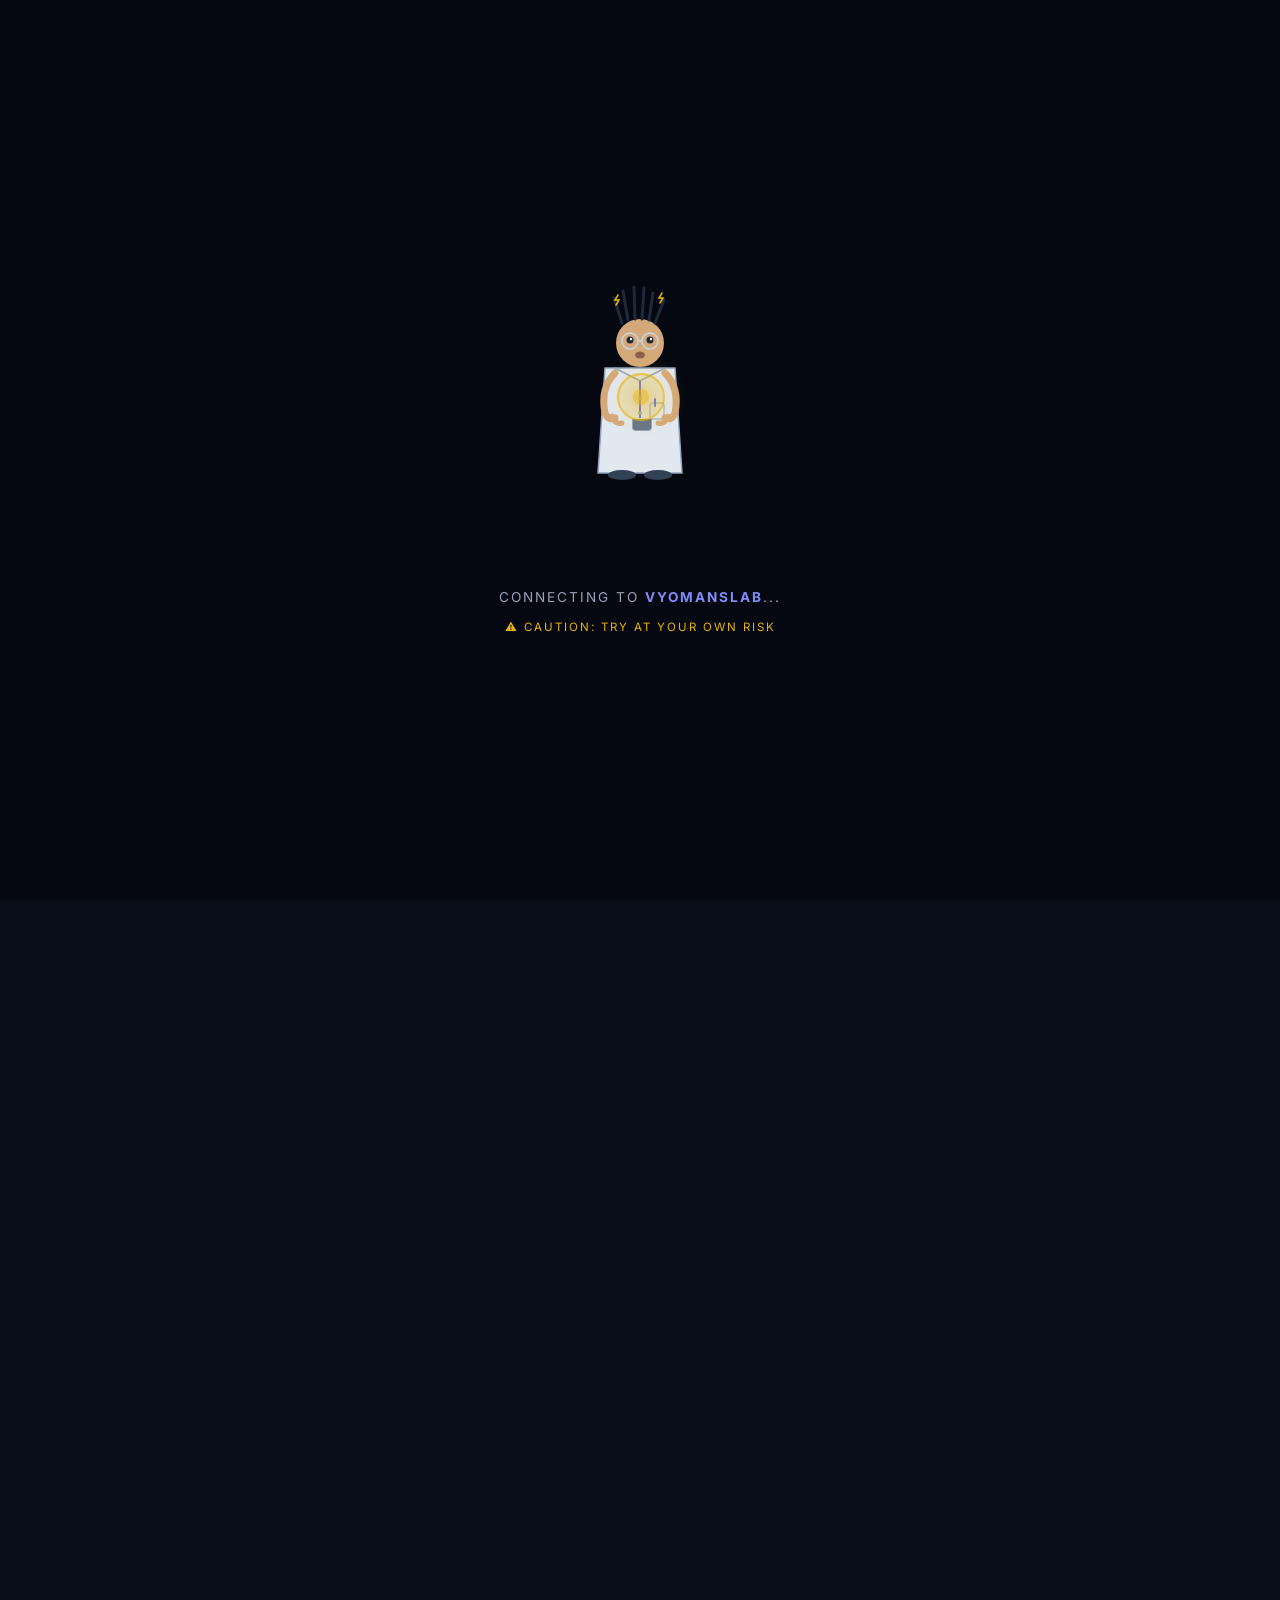
<file: index.html>
<!DOCTYPE html>
<html lang="en">

<head>
    <meta charset="UTF-8">
    <meta name="viewport" content="width=device-width, initial-scale=1.0">
    <title>VyomansLab — VLSI Design Projects</title>
    <meta name="description"
        content="VyomansLab: Open-source VLSI design projects exploring RTL design, synthesis, and physical design with Yosys, OpenROAD, and the Nangate45 PDK.">
    <link rel="canonical" href="https://manuvamsi.github.io/vyomansLAB/">
    <meta property="og:type" content="website">
    <meta property="og:title" content="VyomansLab — VLSI Design Projects">
    <meta property="og:description" content="Open-source VLSI design projects: RTL-to-GDSII flow with Yosys, OpenROAD and Nangate45 PDK. Traffic light FSM and counter designs with synthesis, P&R and timing reports.">
    <meta property="og:url" content="https://manuvamsi.github.io/vyomansLAB/">
    <meta property="og:site_name" content="VyomansLab">
    <meta name="twitter:card" content="summary">
    <meta name="twitter:title" content="VyomansLab — VLSI Design Projects">
    <meta name="twitter:description" content="Open-source VLSI design projects: RTL-to-GDSII flow with Yosys, OpenROAD and Nangate45 PDK.">
    <link rel="preconnect" href="https://fonts.googleapis.com">
    <link
        href="https://fonts.googleapis.com/css2?family=Inter:wght@400;500;600;700;800;900&family=JetBrains+Mono:wght@400;500&display=swap"
        rel="stylesheet">
    <link rel="stylesheet" href="style.css">
    <style>
        /* ===== HOME PAGE EXTRAS ===== */
        .home-hero {
            padding: 140px 24px 80px;
            text-align: center;
            position: relative;
            overflow: hidden;
        }

        .home-hero .hero-bg {
            position: absolute;
            inset: 0;
            background: radial-gradient(ellipse 80% 50% at 50% 30%, rgba(99, 102, 241, 0.1) 0%, transparent 60%),
                radial-gradient(ellipse 50% 40% at 70% 70%, rgba(6, 182, 212, 0.06) 0%, transparent 50%),
                linear-gradient(180deg, #0a0e1a 0%, #0d1220 100%);
        }

        .home-hero h1 {
            position: relative;
            font-size: clamp(2.5rem, 6vw, 4rem);
            font-weight: 900;
            letter-spacing: -2px;
            background: linear-gradient(135deg, #f8fafc 0%, #818cf8 50%, #06b6d4 100%);
            -webkit-background-clip: text;
            -webkit-text-fill-color: transparent;
            background-clip: text;
            margin-bottom: 16px;
        }

        .home-hero .tagline {
            position: relative;
            color: #94a3b8;
            font-size: 1.1rem;
            max-width: 550px;
            margin: 0 auto 32px;
            line-height: 1.6;
        }

        .home-hero .stat-row {
            position: relative;
            display: flex;
            gap: 40px;
            justify-content: center;
            flex-wrap: wrap;
        }

        .home-stat {
            text-align: center;
        }

        .home-stat .val {
            font-size: 1.8rem;
            font-weight: 800;
            color: #f1f5f9;
            font-family: 'JetBrains Mono', monospace;
        }

        .home-stat .lbl {
            font-size: 0.72rem;
            color: #64748b;
            text-transform: uppercase;
            letter-spacing: 1px;
            font-weight: 600;
            margin-top: 2px;
        }

        /* Projects grid */
        .projects-section {
            padding: 60px 0 80px;
        }

        .projects-section .container>h2 {
            font-size: 1.5rem;
            font-weight: 800;
            color: #f1f5f9;
            margin-bottom: 8px;
        }

        .projects-section .container>p {
            color: #94a3b8;
            margin-bottom: 32px;
            font-size: 0.95rem;
        }

        .project-grid {
            display: grid;
            grid-template-columns: repeat(auto-fill, minmax(340px, 1fr));
            gap: 20px;
        }

        .project-card {
            background: #111827;
            border: 1px solid #1e293b;
            border-radius: 16px;
            padding: 28px;
            transition: all 0.35s;
            cursor: pointer;
            position: relative;
            overflow: hidden;
            text-decoration: none;
            display: block;
        }

        .project-card::before {
            content: '';
            position: absolute;
            inset: 0;
            opacity: 0;
            transition: opacity 0.35s;
            background: linear-gradient(135deg, rgba(99, 102, 241, 0.05) 0%, rgba(6, 182, 212, 0.03) 100%);
        }

        .project-card:hover {
            border-color: #6366f1;
            transform: translateY(-4px);
            box-shadow: 0 12px 40px rgba(99, 102, 241, 0.12);
        }

        .project-card:hover::before {
            opacity: 1;
        }

        .project-card * {
            position: relative;
        }

        .pc-header {
            display: flex;
            align-items: center;
            justify-content: space-between;
            margin-bottom: 14px;
        }

        .pc-icon {
            font-size: 2rem;
        }

        .pc-status {
            padding: 4px 12px;
            border-radius: 12px;
            font-size: 0.7rem;
            font-weight: 700;
            text-transform: uppercase;
            letter-spacing: 0.5px;
        }

        .pc-status.complete {
            background: rgba(34, 197, 94, 0.1);
            color: #22c55e;
        }

        .pc-status.partial {
            background: rgba(234, 179, 8, 0.08);
            color: #eab308;
        }

        .pc-status.sim-only {
            background: rgba(99, 102, 241, 0.1);
            color: #818cf8;
        }

        .pc-title {
            font-size: 1.15rem;
            font-weight: 700;
            color: #f1f5f9;
            margin-bottom: 6px;
        }

        .pc-desc {
            font-size: 0.85rem;
            color: #94a3b8;
            line-height: 1.5;
            margin-bottom: 16px;
        }

        .pc-tags {
            display: flex;
            gap: 6px;
            flex-wrap: wrap;
            margin-bottom: 16px;
        }

        .pc-tag {
            padding: 3px 10px;
            border-radius: 10px;
            font-size: 0.68rem;
            font-weight: 600;
            background: #1a2236;
            border: 1px solid #1e293b;
            color: #94a3b8;
        }

        .pc-stats {
            display: flex;
            gap: 20px;
            border-top: 1px solid #1e293b;
            padding-top: 14px;
        }

        .pc-stat-item {
            font-size: 0.78rem;
            color: #64748b;
        }

        .pc-stat-item strong {
            color: #cbd5e1;
        }

        .pc-arrow {
            position: absolute;
            bottom: 28px;
            right: 28px;
            color: #334155;
            font-size: 1.2rem;
            transition: all 0.3s;
        }

        .project-card:hover .pc-arrow {
            color: #6366f1;
            transform: translateX(4px);
        }

        /* Tools section */
        .tools-section {
            padding: 60px 0;
            border-top: 1px solid #1e293b;
        }

        .tools-grid {
            display: grid;
            grid-template-columns: repeat(auto-fill, minmax(200px, 1fr));
            gap: 14px;
            margin-top: 24px;
        }

        .tool-card {
            background: #111827;
            border: 1px solid #1e293b;
            border-radius: 12px;
            padding: 20px;
            text-align: center;
            transition: all 0.3s;
        }

        .tool-card:hover {
            border-color: #1e293b;
            transform: translateY(-2px);
        }

        .tool-icon {
            font-size: 1.8rem;
            margin-bottom: 8px;
        }

        .tool-name {
            font-size: 0.9rem;
            font-weight: 700;
            color: #f1f5f9;
        }

        .tool-role {
            font-size: 0.75rem;
            color: #64748b;
            margin-top: 2px;
        }

        .pc-outputs {
            font-size: 0.72rem;
            color: #64748b;
            margin-top: 10px;
            padding-top: 10px;
            border-top: 1px dashed #1e293b;
        }

        .pc-outputs code {
            background: #1a2236;
            padding: 2px 6px;
            border-radius: 4px;
            font-size: 0.68rem;
            color: #94a3b8;
        }

        @media(max-width:600px) {
            .project-grid {
                grid-template-columns: 1fr;
            }

            .tools-grid {
                grid-template-columns: repeat(2, 1fr);
            }
        }
    </style>
</head>

<body>

    <!-- ====== LOADING SCREEN ====== -->
    <div id="loadingScreen">
        <style>
            #loadingScreen {
                position: fixed;
                inset: 0;
                z-index: 9999;
                background: #050810;
                display: flex;
                flex-direction: column;
                align-items: center;
                justify-content: center;
                transition: opacity 0.8s ease, visibility 0.8s ease;
            }

            #loadingScreen.hidden {
                opacity: 0;
                visibility: hidden;
                pointer-events: none;
            }

            .loader-scene {
                position: relative;
                width: 280px;
                height: 300px;
            }

            /* Scientist SVG */
            .scientist {
                position: absolute;
                bottom: 0;
                left: 20px;
            }

            /* Bulb */
            .bulb-group {
                position: absolute;
                top: 55px;
                right: 10px;
            }

            .bulb-glass {
                width: 48px;
                height: 48px;
                border-radius: 50%;
                background: rgba(234, 179, 8, 0.08);
                border: 2px solid rgba(234, 179, 8, 0.3);
                transition: all 0.3s;
                position: relative;
            }

            .bulb-base {
                width: 20px;
                height: 12px;
                margin: -2px auto 0 15px;
                background: #64748b;
                border-radius: 0 0 4px 4px;
                border: 1px solid #94a3b8;
                border-top: none;
            }

            .bulb-filament {
                position: absolute;
                top: 50%;
                left: 50%;
                transform: translate(-50%, -50%);
                width: 16px;
                height: 16px;
                border-radius: 50%;
                background: rgba(234, 179, 8, 0.1);
                transition: all 0.3s;
            }

            .bulb-glow {
                position: absolute;
                top: 42%;
                left: 28%;
                transform: translate(-50%, -50%);
                width: 48px;
                height: 48px;
                border-radius: 50%;
                background: radial-gradient(circle, rgba(234, 179, 8, 0) 0%, rgba(234, 179, 8, 0) 100%);
                transition: all 0.3s;
                pointer-events: none;
            }

            /* Blast rings */
            .blast-ring {
                position: absolute;
                top: 50%;
                left: 50%;
                transform: translate(-50%, -50%);
                width: 0;
                height: 0;
                border-radius: 50%;
                border: 2px solid rgba(234, 179, 8, 0);
                pointer-events: none;
                opacity: 0;
            }

            /* Loading text */
            .loader-percent {
                font-family: 'JetBrains Mono', monospace;
                font-size: 2.5rem;
                font-weight: 800;
                color: #f1f5f9;
                margin-top: 24px;
                letter-spacing: -1px;
            }

            .loader-label {
                font-family: 'Inter', sans-serif;
                font-size: 0.8rem;
                color: #64748b;
                text-transform: uppercase;
                letter-spacing: 2px;
                margin-top: 8px;
            }

            .loader-bar-wrap {
                width: 160px;
                height: 3px;
                background: #1e293b;
                border-radius: 3px;
                margin-top: 16px;
                overflow: hidden;
            }

            .loader-bar {
                height: 100%;
                width: 0%;
                background: linear-gradient(90deg, #6366f1, #eab308);
                border-radius: 3px;
                transition: width 0.1s;
            }

            /* Particles */
            .load-particle {
                position: absolute;
                width: 3px;
                height: 3px;
                background: #eab308;
                border-radius: 50%;
                opacity: 0;
                pointer-events: none;
            }

            /* Page content hidden initially */
            .page-content {
                opacity: 0;
                transition: opacity 0.6s ease 0.2s;
            }

            .page-content.show {
                opacity: 1;
            }
        </style>

        <div class="loader-scene">
            <!-- Scientist SVG with white coat, holding bulb -->
            <svg class="scientist" width="180" height="220" viewBox="0 0 180 220" fill="none"
                style="position:relative;left:50%;transform:translateX(-50%);">
                <!-- White lab coat body -->
                <path d="M55 105 L48 210 L132 210 L125 105 Z" fill="#e2e8f0" stroke="#94a3b8" stroke-width="1.5" />
                <!-- Coat lapels -->
                <path d="M65 105 L90 118 L115 105" fill="none" stroke="#94a3b8" stroke-width="1.5" />
                <!-- Inner shirt/tie -->
                <line x1="90" y1="118" x2="90" y2="155" stroke="#6366f1" stroke-width="2" />
                <!-- Buttons -->
                <circle cx="90" cy="135" r="2" fill="#94a3b8" />
                <circle cx="90" cy="150" r="2" fill="#94a3b8" />
                <circle cx="90" cy="165" r="2" fill="#94a3b8" />
                <!-- Pocket -->
                <rect x="100" y="140" width="14" height="16" rx="2" fill="none" stroke="#94a3b8" stroke-width="1" />
                <!-- Pen in pocket -->
                <line x1="105" y1="143" x2="105" y2="136" stroke="#6366f1" stroke-width="2" stroke-linecap="round" />
                <!-- Head -->
                <circle cx="90" cy="80" r="24" fill="#d4a97a" />
                <!-- Shocked spiky hair -->
                <line x1="72" y1="60" x2="64" y2="35" stroke="#1e293b" stroke-width="3" stroke-linecap="round" />
                <line x1="78" y1="57" x2="73" y2="28" stroke="#1e293b" stroke-width="3" stroke-linecap="round" />
                <line x1="85" y1="56" x2="84" y2="24" stroke="#1e293b" stroke-width="3" stroke-linecap="round" />
                <line x1="92" y1="56" x2="94" y2="25" stroke="#1e293b" stroke-width="3" stroke-linecap="round" />
                <line x1="99" y1="57" x2="103" y2="30" stroke="#1e293b" stroke-width="3" stroke-linecap="round" />
                <line x1="105" y1="60" x2="114" y2="37" stroke="#1e293b" stroke-width="3" stroke-linecap="round" />
                <!-- Lightning bolts near hair -->
                <path d="M66 42 L69 37 L65 37 L68 32" fill="none" stroke="#eab308" stroke-width="1.5"
                    stroke-linecap="round" />
                <path d="M110 40 L113 35 L109 35 L112 30" fill="none" stroke="#eab308" stroke-width="1.5"
                    stroke-linecap="round" />
                <!-- Glasses -->
                <circle cx="80" cy="78" r="8" fill="none" stroke="#cbd5e1" stroke-width="1.5" />
                <circle cx="100" cy="78" r="8" fill="none" stroke="#cbd5e1" stroke-width="1.5" />
                <line x1="88" y1="78" x2="92" y2="78" stroke="#cbd5e1" stroke-width="1.5" />
                <!-- Surprised eyes -->
                <circle cx="80" cy="77" r="3.5" fill="#1e293b" />
                <circle cx="100" cy="77" r="3.5" fill="#1e293b" />
                <circle cx="81" cy="76" r="1.2" fill="#fff" />
                <circle cx="101" cy="76" r="1.2" fill="#fff" />
                <!-- Open mouth -->
                <ellipse cx="90" cy="92" rx="5" ry="3.5" fill="#8b6046" />
                <!-- Left arm reaching down-forward to hold bulb -->
                <path d="M65 110 Q50 125 55 150 Q58 158 65 155" fill="none" stroke="#d4a97a" stroke-width="7"
                    stroke-linecap="round" />
                <!-- Right arm reaching down-forward to hold bulb -->
                <path d="M115 110 Q130 125 125 150 Q122 158 115 155" fill="none" stroke="#d4a97a" stroke-width="7"
                    stroke-linecap="round" />
                <!-- Hands cupping (small arcs at end of arms) -->
                <path d="M62 153 Q65 162 72 160" fill="none" stroke="#d4a97a" stroke-width="5" stroke-linecap="round" />
                <path d="M118 153 Q115 162 108 160" fill="none" stroke="#d4a97a" stroke-width="5"
                    stroke-linecap="round" />
                <!-- Shoes -->
                <ellipse cx="72" cy="212" rx="14" ry="5" fill="#334155" />
                <ellipse cx="108" cy="212" rx="14" ry="5" fill="#334155" />
            </svg>

            <!-- Bulb held by scientist's hands -->
            <div class="bulb-group" style="position:absolute;top:110px;left:60%;transform:translateX(-50%);">
                <div class="bulb-glow" id="bulbGlow"></div>
                <div class="bulb-glass" id="bulbGlass">
                    <div class="bulb-filament" id="bulbFilament"></div>
                </div>
                <div class="bulb-base"></div>
                <!-- Blast rings -->
                <div class="blast-ring" id="ring1"></div>
                <div class="blast-ring" id="ring2"></div>
                <div class="blast-ring" id="ring3"></div>
            </div>
        </div>

        <div class="loader-label" id="loaderLabel"
            style="font-size:0.85rem; color:#94a3b8; margin-top:24px; text-align:center; max-width:300px; line-height:1.5;">
            Connecting to <span style="color:#818cf8; font-weight:700;">VyomansLab</span>...
        </div>
        <div class="loader-label" id="loaderCaution"
            style="font-size:0.72rem; color:#eab308; margin-top:10px; opacity:0; transition: opacity 0.5s;">
            ⚠️ Caution: Try at your own risk
        </div>
    </div>

    <div class="page-content" id="pageContent">

        <!-- NAV -->
        <nav class="nav">
            <div class="nav-inner">
                <a href="index.html" class="logo">
                    <span class="logo-icon">⚡</span>
                    <span class="logo-text">Vyomans<span class="accent">Lab</span></span>
                </a>
                <button class="hamburger" aria-label="Menu"><span></span><span></span><span></span></button>
                <div class="nav-links">
                    <a href="#projects">Projects</a>
                    <a href="#tools">Tools</a>
                    <a href="rtl-to-pda.html">Flow</a>
                    <a href="install.html">Install</a>
                </div>
                <a href="https://github.com/manuvamsi/vyomanslab-codes" class="gh-btn" target="_blank">
                    <svg width="20" height="20" viewBox="0 0 24 24" fill="currentColor">
                        <path
                            d="M12 0c-6.626 0-12 5.373-12 12 0 5.302 3.438 9.8 8.207 11.387.599.111.793-.261.793-.577v-2.234c-3.338.726-4.033-1.416-4.033-1.416-.546-1.387-1.333-1.756-1.333-1.756-1.089-.745.083-.729.083-.729 1.205.084 1.839 1.237 1.839 1.237 1.07 1.834 2.807 1.304 3.492.997.107-.775.418-1.305.762-1.604-2.665-.305-5.467-1.334-5.467-5.931 0-1.311.469-2.381 1.236-3.221-.124-.303-.535-1.524.117-3.176 0 0 1.008-.322 3.301 1.23.957-.266 1.983-.399 3.003-.404 1.02.005 2.047.138 3.006.404 2.291-1.552 3.297-1.23 3.297-1.23.653 1.653.242 2.874.118 3.176.77.84 1.235 1.911 1.235 3.221 0 4.609-2.807 5.624-5.479 5.921.43.372.823 1.102.823 2.222v3.293c0 .319.192.694.801.576 4.765-1.589 8.199-6.086 8.199-11.386 0-6.627-5.373-12-12-12z" />
                    </svg>
                    GitHub
                </a>
            </div>
        </nav>

        <!-- HERO -->
        <section class="home-hero" style="position:relative;">
            <div class="hero-bg" style="z-index:0;"></div>
            <canvas id="circuitCanvas"
                style="position:absolute;inset:0;width:100%;height:100%;pointer-events:none;z-index:1;"></canvas>
            <h1 style="position:relative;z-index:2;">VyomansLab</h1>
            <p class="tagline" style="position:relative;z-index:2;">Exploring VLSI design from RTL to silicon using 100%
                open-source EDA tools. Each project
                walks through simulation, synthesis, and physical design.</p>
            <div class="stat-row" style="position:relative;z-index:2;">
                <div class="home-stat">
                    <div class="val">5</div>
                    <div class="lbl">Projects</div>
                </div>
                <div class="home-stat">
                    <div class="val">3</div>
                    <div class="lbl">Full PDA Flows</div>
                </div>
                <div class="home-stat">
                    <div class="val">Nangate45</div>
                    <div class="lbl">Target PDK</div>
                </div>
            </div>
        </section>

        <!-- PROJECTS -->
        <section class="projects-section" id="projects">
            <div class="container">
                <h2>📂 Projects</h2>
                <p>Click a project to read the full walkthrough.</p>

                <div class="project-grid">

                    <!-- Project 1: Traffic Light v2 (full blog) -->
                    <a href="traffic-light-rtl-to-pda.html" class="project-card">
                        <div class="pc-header">
                            <span class="pc-icon">🚦</span>
                            <span class="pc-status complete">Full PDA ✓</span>
                        </div>
                        <div class="pc-title">Traffic Light Controller v2</div>
                        <div class="pc-desc">5-state FSM controlling highway &amp; country road intersection with
                            counter-based delays. Full RTL → Synthesis → PDA flow.</div>
                        <div class="pc-tags">
                            <span class="pc-tag">Verilog</span>
                            <span class="pc-tag">Yosys</span>
                            <span class="pc-tag">OpenROAD</span>
                            <span class="pc-tag">Nangate45</span>
                        </div>
                        <div class="pc-stats">
                            <span class="pc-stat-item"><strong>42</strong> cells</span>
                            <span class="pc-stat-item"><strong>68.9</strong> µm²</span>
                            <span class="pc-stat-item"><strong>85%</strong> util</span>
                            <span class="pc-stat-item"><strong>0</strong> DRC</span>
                        </div>
                        <div class="pc-outputs">📦 <code>t_final.def</code> · <code>t_synth.v</code> ·
                            <code>area_report.txt</code>
                        </div>
                        <span class="pc-arrow">→</span>
                    </a>

                    <a href="traffic-light-v1.html" class="project-card">
                        <div class="pc-header">
                            <span class="pc-icon">🚥</span>
                            <span class="pc-status complete">Full Flow ✓</span>
                        </div>
                        <div class="pc-title">Traffic Light Controller v1</div>
                        <div class="pc-desc">3-state traffic light FSM (RED → GREEN → YELLOW) with timer-based
                            transitions.
                            Includes simulation, coverage, synthesis, and OpenROAD PDA.</div>
                        <div class="pc-tags">
                            <span class="pc-tag">Verilog</span>
                            <span class="pc-tag">Yosys</span>
                            <span class="pc-tag">OpenROAD</span>
                            <span class="pc-tag">Covered</span>
                        </div>
                        <div class="pc-stats">
                            <span class="pc-stat-item"><strong>20</strong> cells</span>
                            <span class="pc-stat-item"><strong>45.5</strong> µm²</span>
                            <span class="pc-stat-item"><strong>58</strong> lines RTL</span>
                        </div>
                        <div class="pc-outputs">📦 <code>traffic_synth.v</code> · <code>traffic_synth.png</code> ·
                            <code>traffic.vcd</code>
                        </div>
                        <span class="pc-arrow">→</span>
                    </a>

                    <a href="counter-full-pda.html" class="project-card">
                        <div class="pc-header">
                            <span class="pc-icon">🔢</span>
                            <span class="pc-status complete">Full Flow ✓</span>
                        </div>
                        <div class="pc-title">4-Bit Counter — Full PDA</div>
                        <div class="pc-desc">Simple 4-bit synchronous counter taken through the complete VLSI flow:
                            simulation → coverage → Yosys synthesis → OpenROAD floorplan, placement &amp; routing.</div>
                        <div class="pc-tags">
                            <span class="pc-tag">Verilog</span>
                            <span class="pc-tag">Yosys</span>
                            <span class="pc-tag">OpenROAD</span>
                            <span class="pc-tag">Coverage</span>
                        </div>
                        <div class="pc-stats">
                            <span class="pc-stat-item"><strong>14</strong> cells</span>
                            <span class="pc-stat-item"><strong>27</strong> µm²</span>
                            <span class="pc-stat-item"><strong>15</strong> lines RTL</span>
                        </div>
                        <div class="pc-outputs">📦 <code>Mycounter.def</code> · <code>Mycounter_synth.v</code> ·
                            <code>Mycounter_synth.png</code>
                        </div>
                        <span class="pc-arrow">→</span>
                    </a>

                    <a href="counter-sdc.html" class="project-card">
                        <div class="pc-header">
                            <span class="pc-icon">⏱️</span>
                            <span class="pc-status partial">Sim + SDC</span>
                        </div>
                        <div class="pc-title">Counter with Timing Constraints</div>
                        <div class="pc-desc">Extended counter design with SDC timing constraints. Explores clock
                            definition,
                            input/output delay specifications for synthesis-ready designs.</div>
                        <div class="pc-tags">
                            <span class="pc-tag">Verilog</span>
                            <span class="pc-tag">SDC</span>
                            <span class="pc-tag">Constraints</span>
                        </div>
                        <div class="pc-stats">
                            <span class="pc-stat-item"><strong>learning_2</strong></span>
                            <span class="pc-stat-item"><strong>SDC</strong> constraints</span>
                        </div>
                        <div class="pc-outputs">📦 <code>counter.sdc</code> · <code>counter.vcd</code></div>
                        <span class="pc-arrow">→</span>
                    </a>

                    <!-- Project 5: Icarus Counter (sim only) -->
                    <div class="project-card">
                        <div class="pc-header">
                            <span class="pc-icon">🧪</span>
                            <span class="pc-status sim-only">Simulation</span>
                        </div>
                        <div class="pc-title">4-Bit Counter — Simulation</div>
                        <div class="pc-desc">First-principles counter design focusing on Icarus Verilog simulation and
                            code
                            coverage analysis with Covered. The starting point for learning Verilog.</div>
                        <div class="pc-tags">
                            <span class="pc-tag">Verilog</span>
                            <span class="pc-tag">Icarus Verilog</span>
                            <span class="pc-tag">Covered</span>
                            <span class="pc-tag">GTKWave</span>
                        </div>
                        <div class="pc-stats">
                            <span class="pc-stat-item"><strong>icarus_codes</strong></span>
                            <span class="pc-stat-item"><strong>VCD</strong> waveform</span>
                        </div>
                        <div class="pc-outputs">📦 <code>count.vcd</code> · <code>Mycounter.cdd</code></div>
                    </div>

                </div>
            </div>
        </section>

        <!-- TOOLCHAIN -->
        <section class="tools-section" id="tools">
            <div class="container">
                <h2 style="font-size:1.5rem; font-weight:800; color:#f1f5f9;">🔧 Toolchain</h2>
                <p style="color:#94a3b8; font-size:0.9rem;">All projects use these open-source tools:</p>
                <div class="tools-grid">
                    <div class="tool-card">
                        <div class="tool-icon">📝</div>
                        <div class="tool-name">Icarus Verilog</div>
                        <div class="tool-role">RTL Simulation</div>
                    </div>
                    <div class="tool-card">
                        <div class="tool-icon">📊</div>
                        <div class="tool-name">GTKWave</div>
                        <div class="tool-role">Waveform Viewer</div>
                    </div>
                    <div class="tool-card">
                        <div class="tool-icon">🔍</div>
                        <div class="tool-name">Covered</div>
                        <div class="tool-role">Code Coverage</div>
                    </div>
                    <div class="tool-card">
                        <div class="tool-icon">⚙️</div>
                        <div class="tool-name">Yosys</div>
                        <div class="tool-role">Logic Synthesis</div>
                    </div>
                    <div class="tool-card">
                        <div class="tool-icon">🏗️</div>
                        <div class="tool-name">OpenROAD</div>
                        <div class="tool-role">Physical Design</div>
                    </div>
                    <div class="tool-card">
                        <div class="tool-icon">🔬</div>
                        <div class="tool-name">Nangate45 PDK</div>
                        <div class="tool-role">Standard Cell Library</div>
                    </div>
                </div>
            </div>
        </section>

        <!-- FOOTER -->
        <footer class="footer">
            <div class="container">
                <div class="footer-brand">
                    <span class="logo-icon">⚡</span>
                    <span class="logo-text">Vyomans<span class="accent">Lab</span></span>
                </div>
                <p>Open-source VLSI design exploration</p>
                <div class="footer-links">
                    <a href="https://github.com/steveicarus/iverilog" target="_blank">Icarus Verilog</a>
                    <a href="https://github.com/YosysHQ/yosys" target="_blank">Yosys</a>
                    <a href="https://github.com/The-OpenROAD-Project/OpenROAD" target="_blank">OpenROAD</a>
                </div>
                <p class="copyright">© 2026 VyomansLab. All rights reserved.</p>
            </div>
        </footer>

        <script>
            // Nav scroll effect
            const nav = document.querySelector('.nav');
            window.addEventListener('scroll', () => nav.classList.toggle('scrolled', window.scrollY > 50));

            // Animate cards on scroll
            const obs = new IntersectionObserver(entries => {
                entries.forEach((e, i) => {
                    if (e.isIntersecting) {
                        setTimeout(() => e.target.style.cssText = 'opacity:1;transform:translateY(0)', i * 80);
                    }
                });
            }, { threshold: 0.1 });
            document.querySelectorAll('.project-card, .tool-card').forEach(el => {
                el.style.cssText = 'opacity:0;transform:translateY(20px);transition:all 0.5s';
                obs.observe(el);
            });

            // Hamburger toggle
            const hamburgerBtn = document.querySelector(".hamburger");
            const navLinks = document.querySelector(".nav-links");
            if (hamburgerBtn) {
                hamburgerBtn.addEventListener("click", () => {
                    hamburgerBtn.classList.toggle("active");
                    navLinks.classList.toggle("open");
                });
                navLinks.querySelectorAll("a").forEach(link => {
                    link.addEventListener("click", () => {
                        hamburgerBtn.classList.remove("active");
                        navLinks.classList.remove("open");
                    });
                });
            }

            // ====== CIRCUIT BOARD ANIMATION ======
            (function () {
                const canvas = document.getElementById('circuitCanvas');
                if (!canvas) return;
                const ctx = canvas.getContext('2d');
                let W, H;

                function resize() {
                    const rect = canvas.parentElement.getBoundingClientRect();
                    W = canvas.width = rect.width * devicePixelRatio;
                    H = canvas.height = rect.height * devicePixelRatio;
                    ctx.scale(devicePixelRatio, devicePixelRatio);
                }
                resize();
                window.addEventListener('resize', resize);

                const gates = [];
                const gateWires = [];
                const gatePulses = [];
                const particles = [];

                function initCircuit() {
                    gates.length = 0; gateWires.length = 0; gatePulses.length = 0; particles.length = 0;
                    const rW = W / devicePixelRatio;
                    const rH = H / devicePixelRatio;
                    const gW = 44, gH = 26;

                    // Place gates in a structured circuit layout (3 rows)
                    const rows = [
                        // Row 1 (top) — inputs feed into row 2
                        {
                            y: rH * 0.15, gates: [
                                { x: rW * 0.08, type: 'AND' },
                                { x: rW * 0.28, type: 'OR' },
                                { x: rW * 0.50, type: 'NOT' },
                                { x: rW * 0.70, type: 'AND' },
                                { x: rW * 0.88, type: 'OR' },
                            ]
                        },
                        // Row 2 (middle) — processing
                        {
                            y: rH * 0.48, gates: [
                                { x: rW * 0.15, type: 'NOT' },
                                { x: rW * 0.38, type: 'AND' },
                                { x: rW * 0.60, type: 'OR' },
                                { x: rW * 0.82, type: 'NOT' },
                            ]
                        },
                        // Row 3 (bottom) — outputs
                        {
                            y: rH * 0.80, gates: [
                                { x: rW * 0.10, type: 'OR' },
                                { x: rW * 0.32, type: 'NOT' },
                                { x: rW * 0.55, type: 'AND' },
                                { x: rW * 0.78, type: 'OR' },
                                { x: rW * 0.93, type: 'AND' },
                            ]
                        },
                    ];

                    rows.forEach(row => {
                        row.gates.forEach(g => {
                            gates.push({ x: g.x, y: row.y, w: gW, h: gH, type: g.type, pulse: Math.random() * 6.28, speed: 0.015 + Math.random() * 0.02 });
                        });
                    });

                    // Wire connections: output of gate[i] → input of gate[j]
                    // Row 1 → Row 2 connections
                    const connections = [
                        [0, 5], [1, 6], [2, 6], [3, 7], [4, 8],  // row1 → row2
                        [0, 6], [3, 8],                            // cross connections
                        [5, 9], [6, 10], [7, 11], [8, 12],        // row2 → row3
                        [5, 10], [7, 12], [8, 13],                 // cross connections row2→row3
                        // Horizontal within rows
                        [0, 1], [1, 2], [2, 3], [3, 4],            // row 1
                        [9, 10], [10, 11], [11, 12], [12, 13],     // row 3
                    ];

                    connections.forEach(([fi, ti]) => {
                        if (fi < gates.length && ti < gates.length) {
                            const from = gates[fi];
                            const to = gates[ti];
                            gateWires.push({
                                x1: from.x + from.w, y1: from.y + from.h / 2,
                                x2: to.x, y2: to.y + to.h / 2,
                            });
                        }
                    });

                    // Create signal pulses on the wires
                    gateWires.forEach((w, i) => {
                        gatePulses.push({
                            wire: w,
                            progress: Math.random(),
                            speed: 0.003 + Math.random() * 0.005,
                            color: ['#6366f1', '#22c55e', '#06b6d4', '#818cf8'][i % 4]
                        });
                    });

                    // Floating binary particles
                    for (let i = 0; i < 15; i++) {
                        particles.push({
                            x: Math.random() * rW,
                            y: Math.random() * rH,
                            vx: (Math.random() - 0.5) * 0.3,
                            vy: -0.2 - Math.random() * 0.4,
                            char: Math.random() > 0.5 ? '1' : '0',
                            alpha: 0.08 + Math.random() * 0.15,
                            size: 10 + Math.random() * 5
                        });
                    }
                }
                initCircuit();
                window.addEventListener('resize', () => { resize(); initCircuit(); });

                // Draw a logic gate shape
                function drawGate(g) {
                    const { x, y, w, h, type } = g;
                    g.pulse += g.speed;
                    const a = 0.4 + Math.sin(g.pulse) * 0.15;

                    ctx.strokeStyle = `rgba(99, 102, 241, ${a * 0.7})`;
                    ctx.lineWidth = 1.2;
                    ctx.fillStyle = `rgba(15, 23, 42, ${a * 0.6})`;

                    if (type === 'AND') {
                        ctx.beginPath();
                        ctx.moveTo(x, y); ctx.lineTo(x + w * 0.5, y);
                        ctx.arc(x + w * 0.5, y + h / 2, h / 2, -Math.PI / 2, Math.PI / 2);
                        ctx.lineTo(x, y + h); ctx.closePath();
                        ctx.fill(); ctx.stroke();
                    } else if (type === 'OR') {
                        ctx.beginPath();
                        ctx.moveTo(x, y);
                        ctx.quadraticCurveTo(x + w * 0.7, y, x + w, y + h / 2);
                        ctx.quadraticCurveTo(x + w * 0.7, y + h, x, y + h);
                        ctx.quadraticCurveTo(x + w * 0.25, y + h / 2, x, y);
                        ctx.fill(); ctx.stroke();
                    } else {
                        ctx.beginPath();
                        ctx.moveTo(x, y); ctx.lineTo(x + w * 0.75, y + h / 2);
                        ctx.lineTo(x, y + h); ctx.closePath();
                        ctx.fill(); ctx.stroke();
                        ctx.beginPath();
                        ctx.arc(x + w * 0.75 + 4, y + h / 2, 4, 0, Math.PI * 2);
                        ctx.stroke();
                    }

                    // Label
                    ctx.fillStyle = `rgba(148, 163, 184, ${a * 0.5})`;
                    ctx.font = '7px monospace';
                    ctx.textAlign = 'center';
                    ctx.fillText(type, x + w * 0.4, y + h / 2 + 3);

                    // Input pins
                    ctx.fillStyle = `rgba(99, 102, 241, ${a})`;
                    ctx.beginPath(); ctx.arc(x - 2, y + h * 0.3, 1.5, 0, Math.PI * 2); ctx.fill();
                    if (type !== 'NOT') {
                        ctx.beginPath(); ctx.arc(x - 2, y + h * 0.7, 1.5, 0, Math.PI * 2); ctx.fill();
                    }
                    // Output pin
                    ctx.fillStyle = `rgba(34, 197, 94, ${a})`;
                    ctx.beginPath(); ctx.arc(x + w + 2, y + h / 2, 1.5, 0, Math.PI * 2); ctx.fill();
                }

                function draw() {
                    const rW = W / devicePixelRatio;
                    const rH = H / devicePixelRatio;
                    ctx.clearRect(0, 0, rW, rH);

                    // Draw wires between gates (elbow routed)
                    gateWires.forEach(w => {
                        const mx = (w.x1 + w.x2) / 2;
                        ctx.beginPath();
                        ctx.moveTo(w.x1, w.y1);
                        ctx.lineTo(mx, w.y1);
                        ctx.lineTo(mx, w.y2);
                        ctx.lineTo(w.x2, w.y2);
                        ctx.strokeStyle = 'rgba(30, 41, 59, 0.4)';
                        ctx.lineWidth = 1;
                        ctx.stroke();
                    });

                    // Draw signal pulses flowing through wires
                    gatePulses.forEach(p => {
                        p.progress += p.speed;
                        if (p.progress > 1) p.progress = 0;

                        const w = p.wire;
                        const mx = (w.x1 + w.x2) / 2;
                        let px, py;
                        const t = p.progress;

                        // 3-segment path: horizontal → vertical → horizontal
                        if (t < 0.33) {
                            const lt = t / 0.33;
                            px = w.x1 + (mx - w.x1) * lt; py = w.y1;
                        } else if (t < 0.66) {
                            const lt = (t - 0.33) / 0.33;
                            px = mx; py = w.y1 + (w.y2 - w.y1) * lt;
                        } else {
                            const lt = (t - 0.66) / 0.34;
                            px = mx + (w.x2 - mx) * lt; py = w.y2;
                        }

                        // Glow
                        const grad = ctx.createRadialGradient(px, py, 0, px, py, 12);
                        grad.addColorStop(0, p.color + '70');
                        grad.addColorStop(1, 'transparent');
                        ctx.fillStyle = grad;
                        ctx.beginPath(); ctx.arc(px, py, 12, 0, Math.PI * 2); ctx.fill();

                        // Signal dot
                        ctx.fillStyle = p.color;
                        ctx.beginPath(); ctx.arc(px, py, 2.5, 0, Math.PI * 2); ctx.fill();
                    });

                    // Draw gates
                    gates.forEach(drawGate);

                    // Draw floating binary
                    particles.forEach(p => {
                        p.x += p.vx;
                        p.y += p.vy;
                        if (p.y < -20) { p.y = rH + 20; p.x = Math.random() * rW; }
                        if (p.x < -20 || p.x > rW + 20) p.x = Math.random() * rW;
                        ctx.fillStyle = `rgba(99, 102, 241, ${p.alpha})`;
                        ctx.font = `600 ${p.size}px JetBrains Mono, monospace`;
                        ctx.fillText(p.char, p.x, p.y);
                    });

                    // Waveform at bottom
                    ctx.beginPath();
                    const waveY = rH - 30;
                    for (let x = 0; x < rW; x += 2) {
                        const t = Date.now() * 0.001;
                        const y = waveY + Math.sin(x * 0.03 + t * 2) * 6
                            + Math.sin(x * 0.07 + t * 1.3) * 3;
                        x === 0 ? ctx.moveTo(x, y) : ctx.lineTo(x, y);
                    }
                    ctx.strokeStyle = 'rgba(34, 197, 94, 0.15)';
                    ctx.lineWidth = 1.5;
                    ctx.stroke();

                    requestAnimationFrame(draw);
                }
                draw();
            })();
        </script>

    </div><!-- /page-content -->

    <!-- Loading Animation Script -->
    <script>
        (function () {
            const screen = document.getElementById('loadingScreen');
            const content = document.getElementById('pageContent');
            const bulbGlass = document.getElementById('bulbGlass');
            const bulbFilament = document.getElementById('bulbFilament');
            const bulbGlow = document.getElementById('bulbGlow');
            const ring1 = document.getElementById('ring1');
            const ring2 = document.getElementById('ring2');
            const ring3 = document.getElementById('ring3');
            const labelEl = document.getElementById('loaderLabel');
            const cautionEl = document.getElementById('loaderCaution');


            // ====== BULB + LOADING LOGIC ======
            const messages = [
                'Connecting to <span style="color:#818cf8;font-weight:700">VyomansLab</span>...',
                '🔌 Powering up the circuits...',
                '🧪 Mixing electrons carefully...',
                '⚡ Warming up the silicon...',
                '🧠 Compiling neurons...',
                '🔬 Calibrating the oscilloscope...',
                '💡 Almost there...',
                '🚀 Ready for launch!'
            ];
            let msgIndex = 0;
            let progress = 0;

            function updateBulb(pct) {
                const t = pct / 100;
                const fAlpha = 0.1 + t * 0.9;
                bulbFilament.style.background = `rgba(234, 179, 8, ${fAlpha})`;
                bulbFilament.style.boxShadow = `0 0 ${t * 20}px rgba(234, 179, 8, ${t * 0.6})`;
                bulbGlass.style.borderColor = `rgba(234, 179, 8, ${0.3 + t * 0.7})`;
                bulbGlass.style.background = `rgba(234, 179, 8, ${0.08 + t * 0.25})`;
                const glowSize = 48 + t * 80;
                bulbGlow.style.width = bulbGlow.style.height = glowSize + 'px';
                bulbGlow.style.background = `radial-gradient(circle, rgba(234,179,8,${t * 0.4}) 0%, rgba(234,179,8,0) 70%)`;
            }

            function blast() {
                screen.style.background = '#0a0e1a';
                bulbGlass.style.background = 'rgba(234, 179, 8, 0.9)';
                bulbGlass.style.boxShadow = '0 0 60px #eab308, 0 0 120px rgba(234,179,8,0.5)';
                bulbFilament.style.background = '#fff';

                [ring1, ring2, ring3].forEach((ring, i) => {
                    setTimeout(() => {
                        ring.style.transition = 'all 0.6s ease-out';
                        ring.style.width = ring.style.height = (100 + i * 60) + 'px';
                        ring.style.border = '2px solid rgba(234, 179, 8, 0.6)';
                        ring.style.opacity = '1';
                        setTimeout(() => {
                            ring.style.width = ring.style.height = (250 + i * 80) + 'px';
                            ring.style.opacity = '0';
                        }, 200);
                    }, i * 120);
                });

                bulbGlow.style.transition = 'all 0.5s ease-out';
                bulbGlow.style.width = bulbGlow.style.height = '300px';
                bulbGlow.style.background = 'radial-gradient(circle, rgba(234,179,8,0.6) 0%, rgba(234,179,8,0) 70%)';

                setTimeout(() => { screen.style.background = 'rgba(234, 179, 8, 0.1)'; }, 300);
                setTimeout(() => { screen.classList.add('hidden'); content.classList.add('show'); }, 800);
                setTimeout(() => { screen.style.display = 'none'; }, 1600);
            }

            // Show caution after a moment
            setTimeout(() => { cautionEl.style.opacity = '1'; }, 600);

            // Rotate messages
            const msgInterval = setInterval(() => {
                msgIndex = (msgIndex + 1) % messages.length;
                labelEl.style.opacity = '0';
                setTimeout(() => {
                    labelEl.innerHTML = messages[msgIndex];
                    labelEl.style.opacity = '1';
                }, 400);
            }, 1800);
            labelEl.style.transition = 'opacity 0.4s';

            // Loading counter
            let interval;
            function tick() {
                progress += Math.random() * 2 + 0.3;
                if (progress >= 100) {
                    progress = 100;
                    clearInterval(interval);
                    clearInterval(msgInterval);
                    labelEl.innerHTML = '🚀 <span style="color:#22c55e;font-weight:700">Ready!</span>';
                    updateBulb(100);
                    setTimeout(blast, 400);
                    return;
                }
                updateBulb(progress);
            }

            // Start
            interval = setInterval(tick, 50);
        })();
    </script>
</body>

</html>
</file>
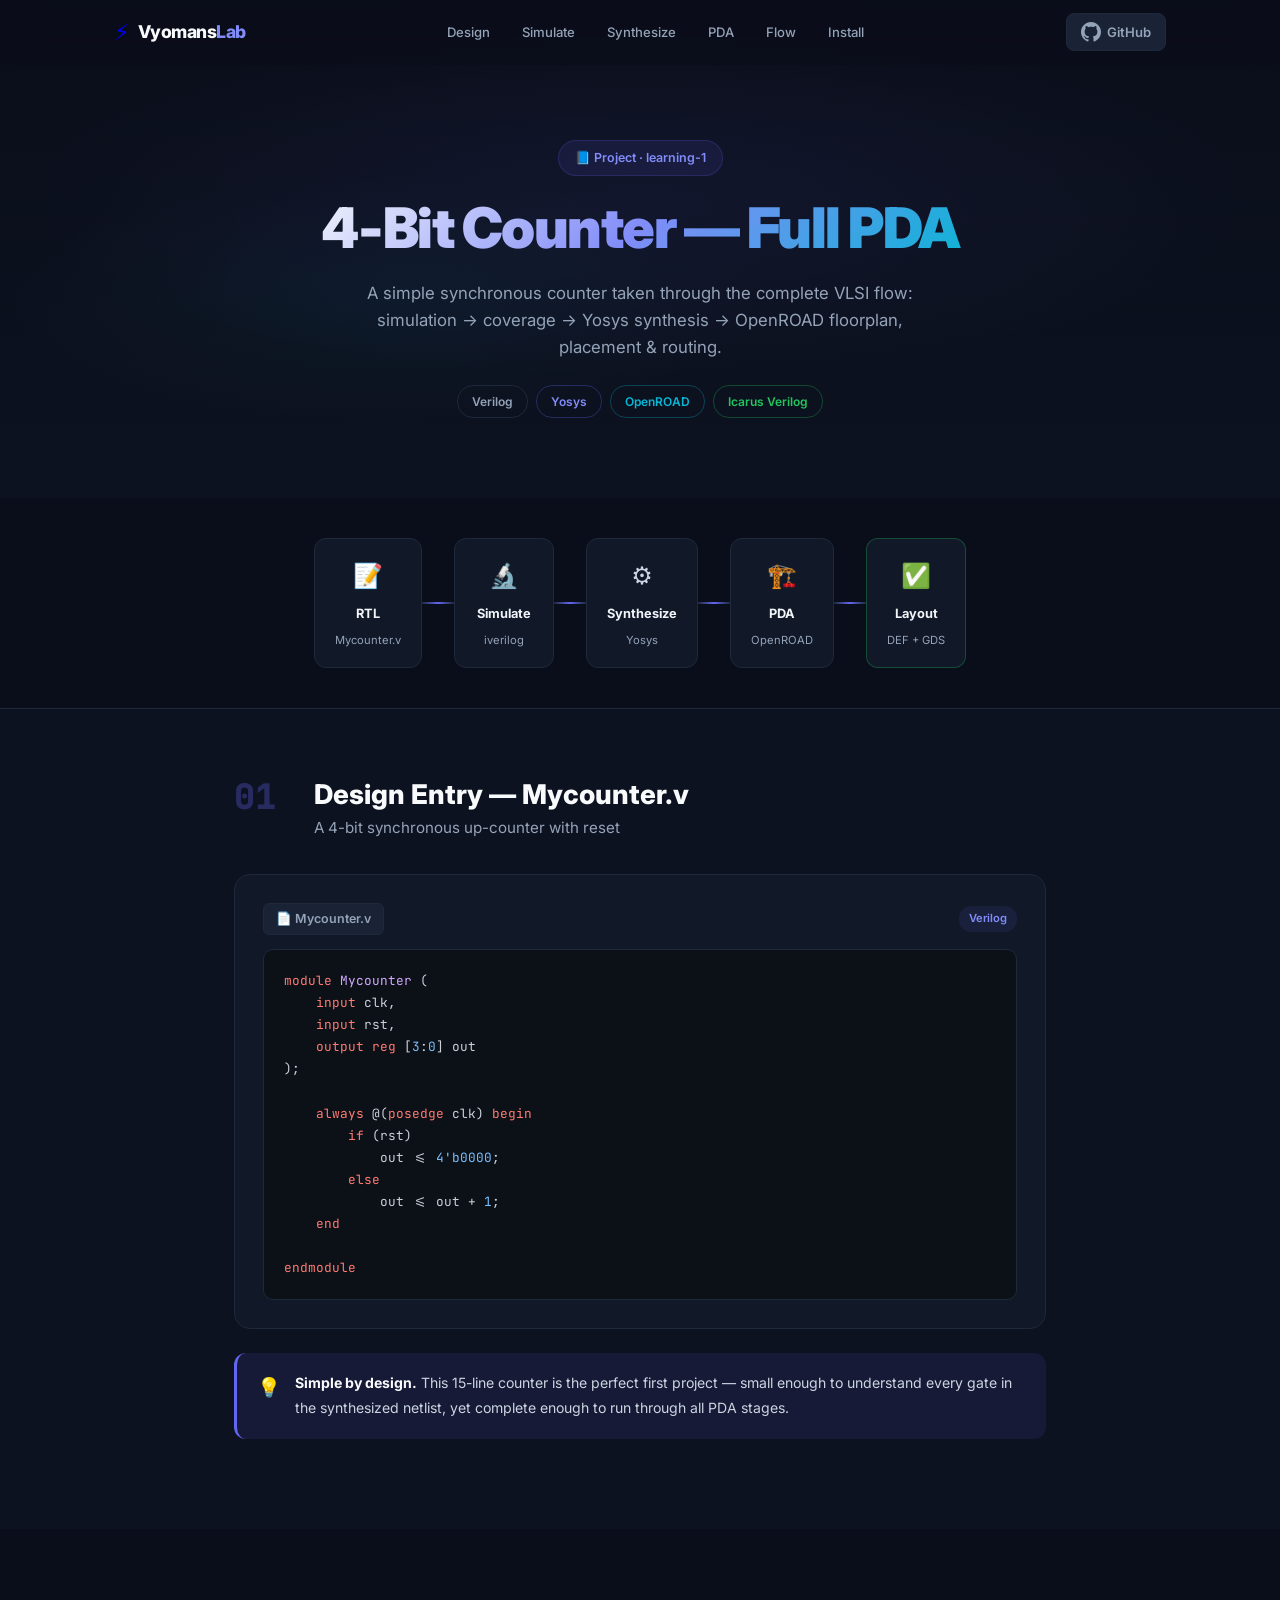
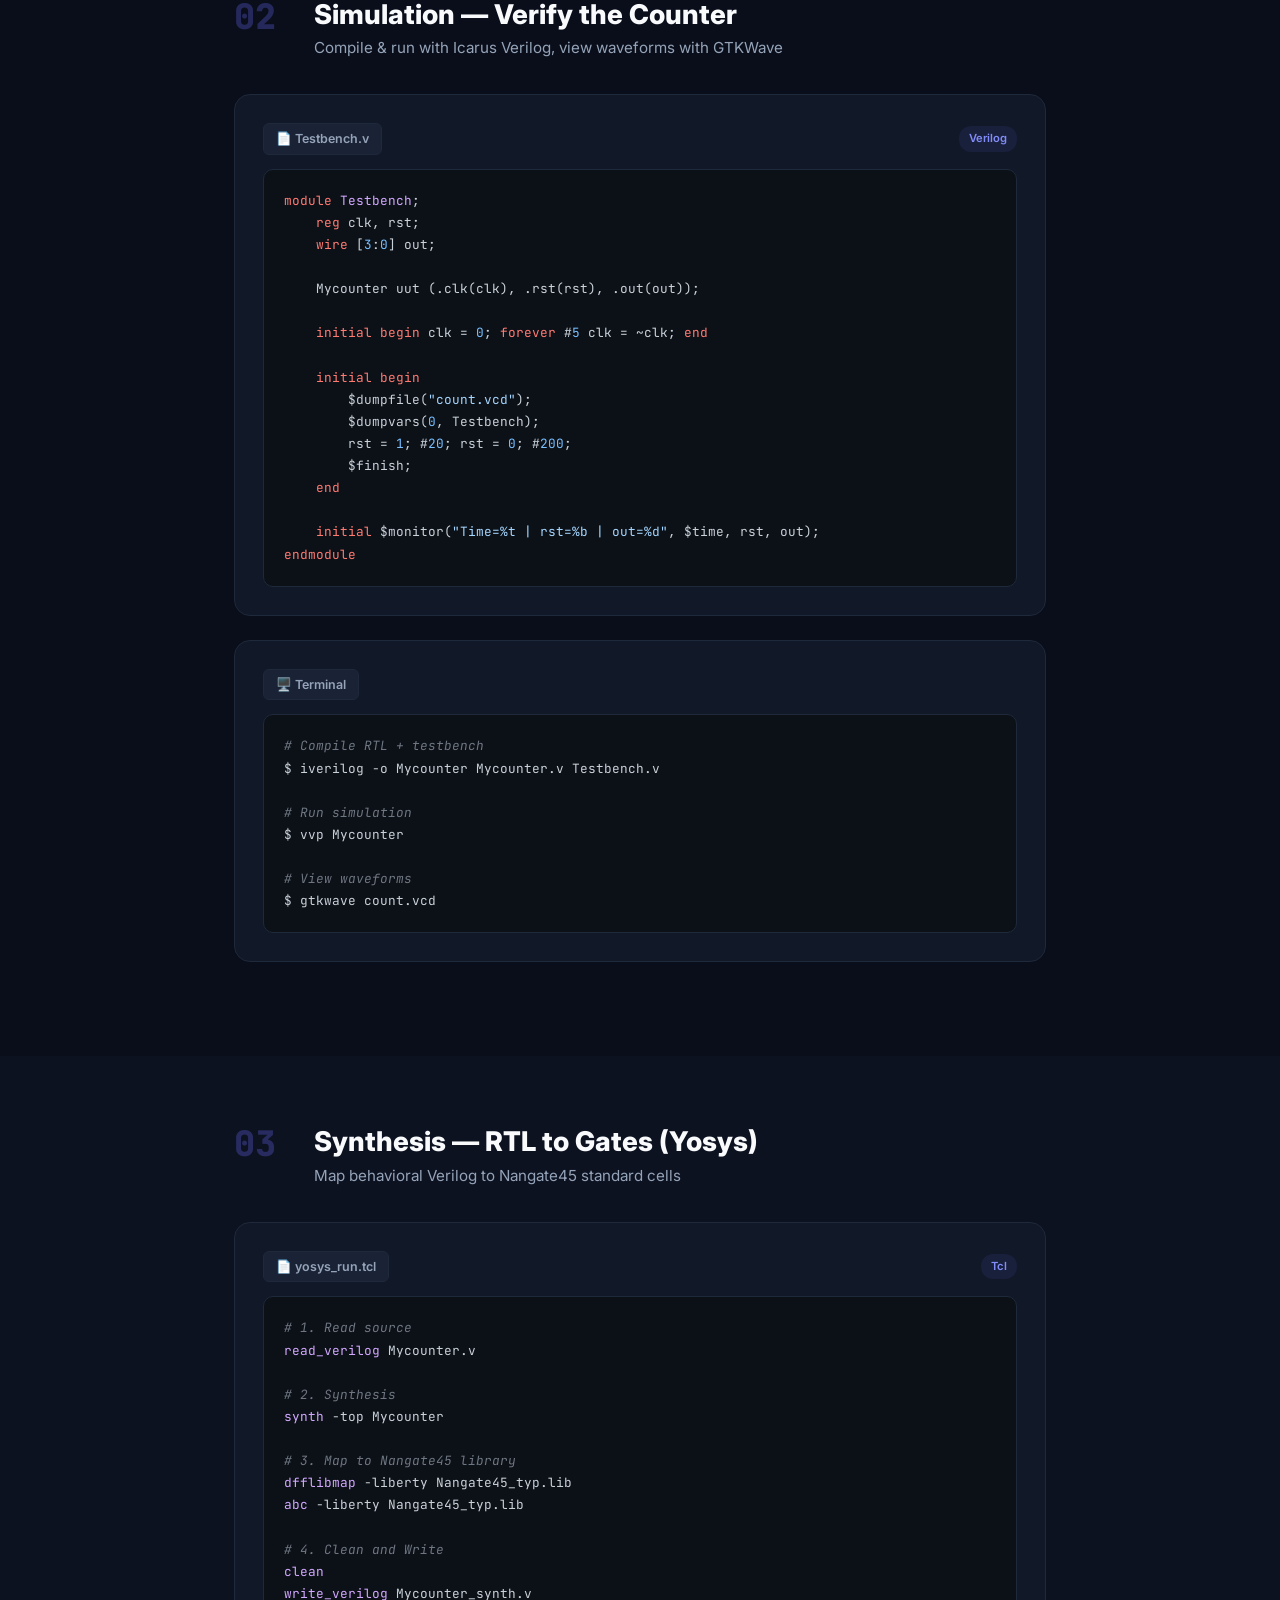
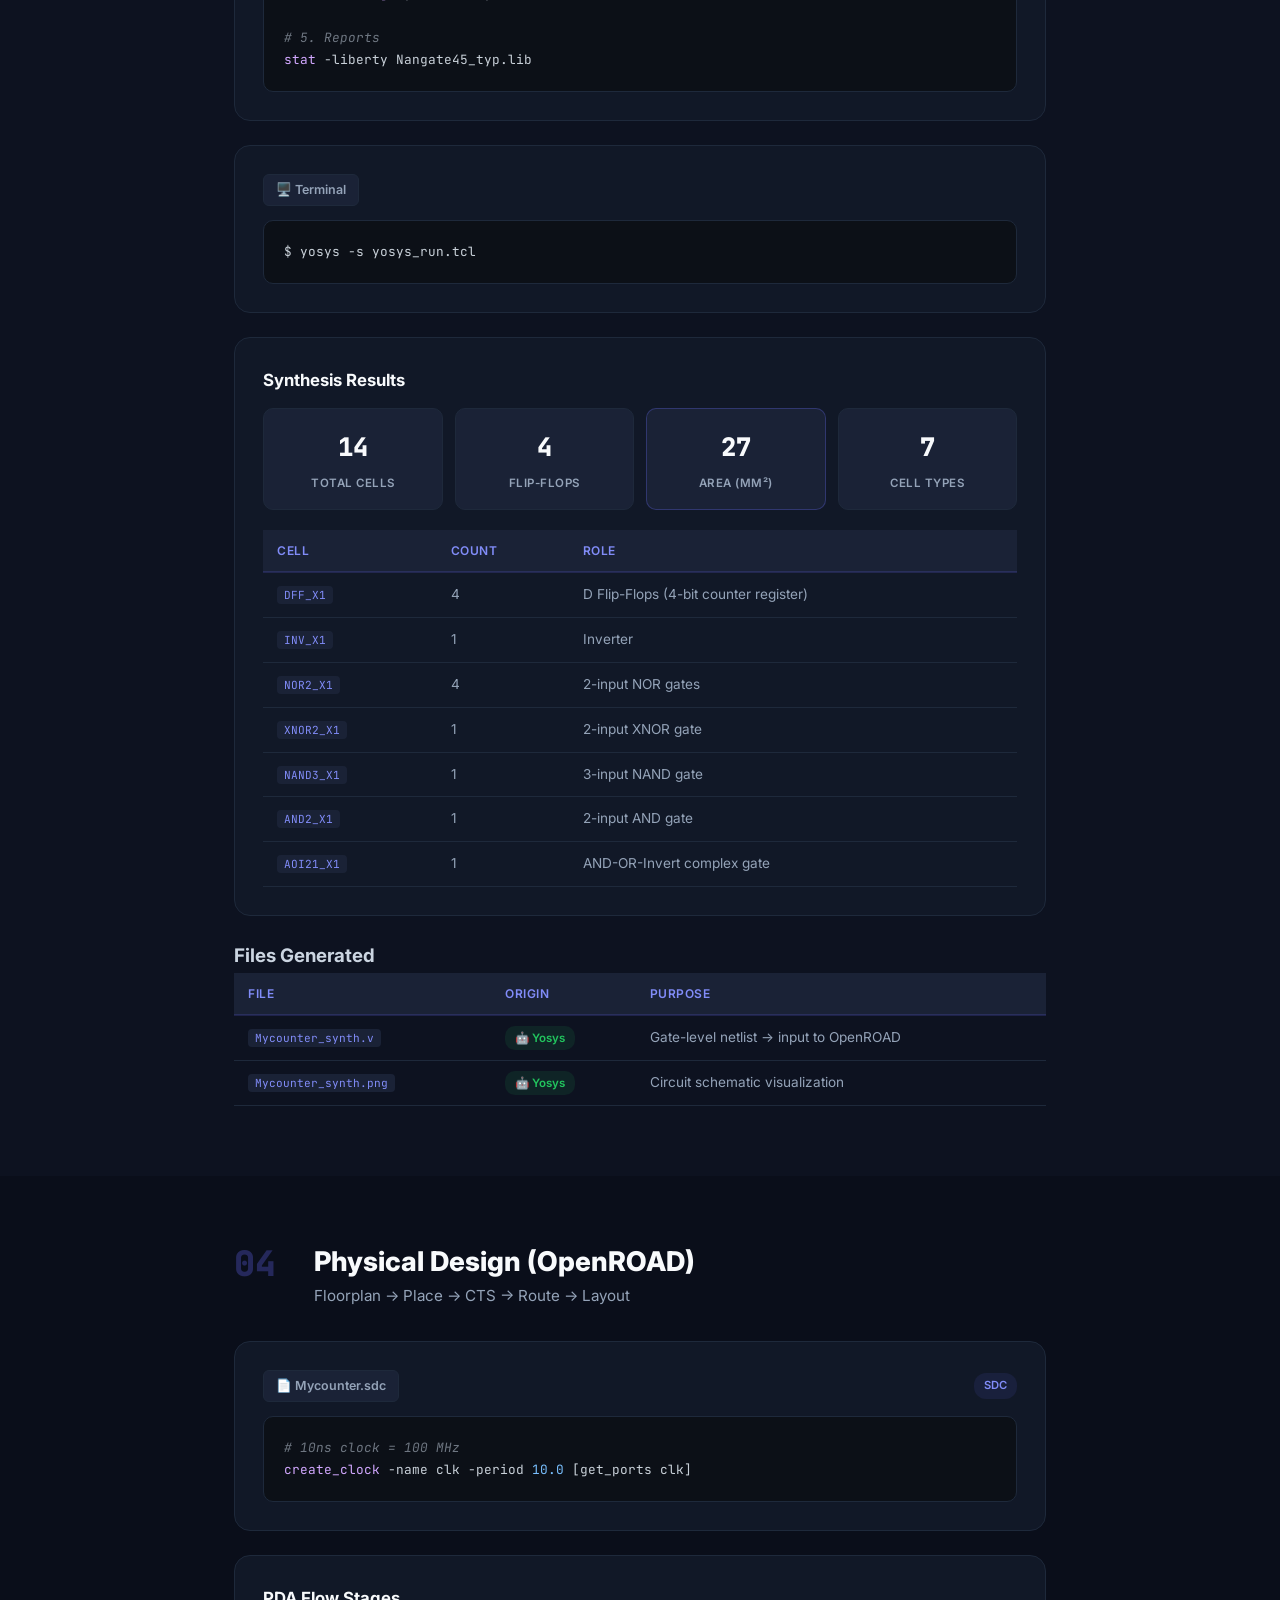
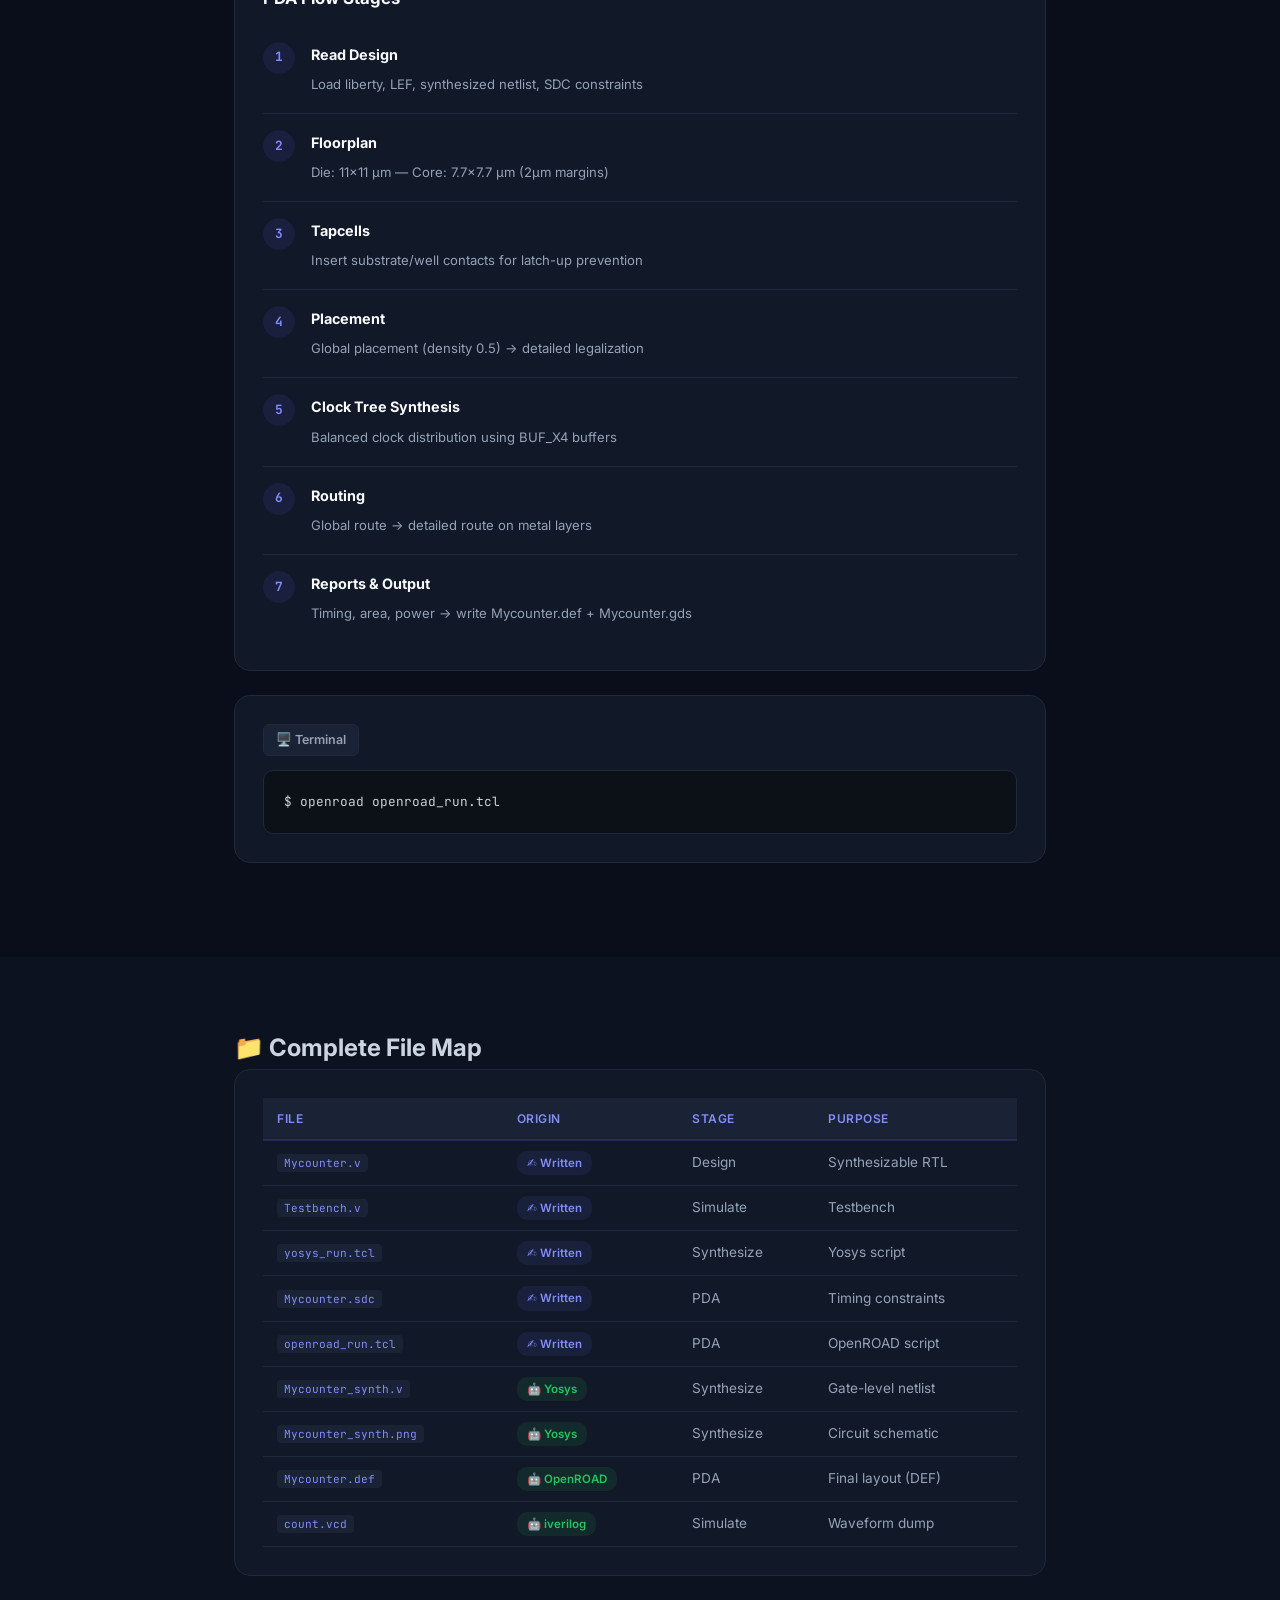
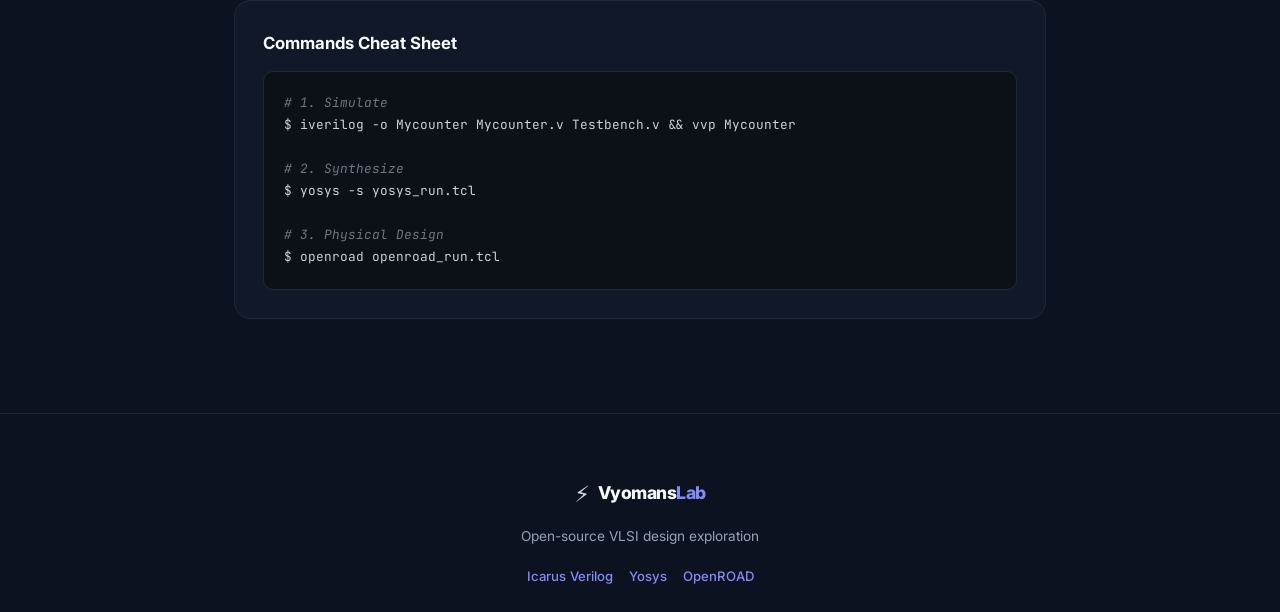
<file: counter-full-pda.html>
<!DOCTYPE html>
<html lang="en">

<head>
    <meta charset="UTF-8">
    <meta name="viewport" content="width=device-width, initial-scale=1.0">
    <title>4-Bit Counter — Full PDA Flow — VyomansLab</title>
    <meta name="description"
        content="Complete RTL-to-layout walkthrough of a 4-bit synchronous counter using Icarus Verilog, Yosys, and OpenROAD on Nangate45.">
    <link rel="preconnect" href="https://fonts.googleapis.com">
    <link
        href="https://fonts.googleapis.com/css2?family=Inter:wght@400;500;600;700;800;900&family=JetBrains+Mono:wght@400;500&display=swap"
        rel="stylesheet">
    <link rel="stylesheet" href="style.css">
</head>

<body>

    <!-- NAV -->
    <nav class="nav">
        <div class="nav-inner">
            <a href="index.html" class="logo">
                <span class="logo-icon">⚡</span>
                <span class="logo-text">Vyomans<span class="accent">Lab</span></span>
            </a>
            <button class="hamburger" aria-label="Menu"><span></span><span></span><span></span></button>
            <div class="nav-links">
                <a href="#design">Design</a>
                <a href="#simulation">Simulate</a>
                <a href="#synthesis">Synthesize</a>
                <a href="#pda">PDA</a>
                <a href="rtl-to-pda.html">Flow</a>
                <a href="install.html">Install</a>
            </div>
            <a href="https://github.com/manuvamsi/vyomanslab-codes" class="gh-btn" target="_blank">
                <svg width="20" height="20" viewBox="0 0 24 24" fill="currentColor">
                    <path
                        d="M12 0c-6.626 0-12 5.373-12 12 0 5.302 3.438 9.8 8.207 11.387.599.111.793-.261.793-.577v-2.234c-3.338.726-4.033-1.416-4.033-1.416-.546-1.387-1.333-1.756-1.333-1.756-1.089-.745.083-.729.083-.729 1.205.084 1.839 1.237 1.839 1.237 1.07 1.834 2.807 1.304 3.492.997.107-.775.418-1.305.762-1.604-2.665-.305-5.467-1.334-5.467-5.931 0-1.311.469-2.381 1.236-3.221-.124-.303-.535-1.524.117-3.176 0 0 1.008-.322 3.301 1.23.957-.266 1.983-.399 3.003-.404 1.02.005 2.047.138 3.006.404 2.291-1.552 3.297-1.23 3.297-1.23.653 1.653.242 2.874.118 3.176.77.84 1.235 1.911 1.235 3.221 0 4.609-2.807 5.624-5.479 5.921.43.372.823 1.102.823 2.222v3.293c0 .319.192.694.801.576 4.765-1.589 8.199-6.086 8.199-11.386 0-6.627-5.373-12-12-12z" />
                </svg>
                GitHub
            </a>
        </div>
    </nav>

    <!-- HERO -->
    <header class="hero" id="overview">
        <div class="hero-bg"></div>
        <div class="hero-content">
            <div class="hero-badge">📘 Project · learning-1</div>
            <h1>4-Bit Counter — Full PDA</h1>
            <p class="hero-sub">A simple synchronous counter taken through the complete VLSI flow: simulation → coverage
                → Yosys synthesis → OpenROAD floorplan, placement & routing.</p>
            <div class="hero-tags">
                <span class="htag">Verilog</span>
                <span class="htag ys">Yosys</span>
                <span class="htag or">OpenROAD</span>
                <span class="htag iv">Icarus Verilog</span>
            </div>
        </div>
    </header>

    <!-- PIPELINE -->
    <section class="pipeline-section">
        <div class="container">
            <div class="pipeline">
                <div class="pipe-node active">
                    <div class="pipe-icon">📝</div>
                    <div class="pipe-label">RTL</div>
                    <div class="pipe-file">Mycounter.v</div>
                </div>
                <div class="pipe-line"></div>
                <div class="pipe-node">
                    <div class="pipe-icon">🔬</div>
                    <div class="pipe-label">Simulate</div>
                    <div class="pipe-file">iverilog</div>
                </div>
                <div class="pipe-line"></div>
                <div class="pipe-node">
                    <div class="pipe-icon">⚙️</div>
                    <div class="pipe-label">Synthesize</div>
                    <div class="pipe-file">Yosys</div>
                </div>
                <div class="pipe-line"></div>
                <div class="pipe-node">
                    <div class="pipe-icon">🏗️</div>
                    <div class="pipe-label">PDA</div>
                    <div class="pipe-file">OpenROAD</div>
                </div>
                <div class="pipe-line"></div>
                <div class="pipe-node final">
                    <div class="pipe-icon">✅</div>
                    <div class="pipe-label">Layout</div>
                    <div class="pipe-file">DEF + GDS</div>
                </div>
            </div>
        </div>
    </section>

    <!-- STEP 1: DESIGN -->
    <section class="section alt" id="design">
        <div class="container">
            <div class="step-header">
                <span class="step-num">01</span>
                <div>
                    <h2>Design Entry — Mycounter.v</h2>
                    <p class="step-desc">A 4-bit synchronous up-counter with reset</p>
                </div>
            </div>

            <div class="card">
                <div class="card-header"><span class="file-badge">📄 Mycounter.v</span><span
                        class="lang-badge">Verilog</span></div>
                <pre><code><span class="kw">module</span> <span class="fn">Mycounter</span> (
    <span class="kw">input</span> clk,
    <span class="kw">input</span> rst,
    <span class="kw">output reg</span> [<span class="num">3</span>:<span class="num">0</span>] out
);

    <span class="kw">always</span> @(<span class="kw">posedge</span> clk) <span class="kw">begin</span>
        <span class="kw">if</span> (rst)
            out &lt;= <span class="num">4'b0000</span>;
        <span class="kw">else</span>
            out &lt;= out + <span class="num">1</span>;
    <span class="kw">end</span>

<span class="kw">endmodule</span></code></pre>
            </div>

            <div class="callout info">
                <div class="callout-icon">💡</div>
                <div class="callout-text"><strong>Simple by design.</strong> This 15-line counter is the perfect first
                    project — small enough to understand every gate in the synthesized netlist, yet complete enough to
                    run through all PDA stages.</div>
            </div>
        </div>
    </section>

    <!-- STEP 2: SIMULATION -->
    <section class="section" id="simulation">
        <div class="container">
            <div class="step-header">
                <span class="step-num">02</span>
                <div>
                    <h2>Simulation — Verify the Counter</h2>
                    <p class="step-desc">Compile & run with Icarus Verilog, view waveforms with GTKWave</p>
                </div>
            </div>

            <div class="card">
                <div class="card-header"><span class="file-badge">📄 Testbench.v</span><span
                        class="lang-badge">Verilog</span></div>
                <pre><code><span class="kw">module</span> <span class="fn">Testbench</span>;
    <span class="kw">reg</span> clk, rst;
    <span class="kw">wire</span> [<span class="num">3</span>:<span class="num">0</span>] out;

    Mycounter uut (.clk(clk), .rst(rst), .out(out));

    <span class="kw">initial begin</span> clk = <span class="num">0</span>; <span class="kw">forever</span> #<span class="num">5</span> clk = ~clk; <span class="kw">end</span>

    <span class="kw">initial begin</span>
        $dumpfile(<span class="str">"count.vcd"</span>);
        $dumpvars(<span class="num">0</span>, Testbench);
        rst = <span class="num">1</span>; #<span class="num">20</span>; rst = <span class="num">0</span>; #<span class="num">200</span>;
        $finish;
    <span class="kw">end</span>

    <span class="kw">initial</span> $monitor(<span class="str">"Time=%t | rst=%b | out=%d"</span>, $time, rst, out);
<span class="kw">endmodule</span></code></pre>
            </div>

            <div class="card">
                <div class="card-header"><span class="file-badge">🖥️ Terminal</span></div>
                <pre><code><span class="cm"># Compile RTL + testbench</span>
$ iverilog -o Mycounter Mycounter.v Testbench.v

<span class="cm"># Run simulation</span>
$ vvp Mycounter

<span class="cm"># View waveforms</span>
$ gtkwave count.vcd</code></pre>
            </div>
        </div>
    </section>

    <!-- STEP 3: SYNTHESIS -->
    <section class="section alt" id="synthesis">
        <div class="container">
            <div class="step-header">
                <span class="step-num">03</span>
                <div>
                    <h2>Synthesis — RTL to Gates (Yosys)</h2>
                    <p class="step-desc">Map behavioral Verilog to Nangate45 standard cells</p>
                </div>
            </div>

            <div class="card">
                <div class="card-header"><span class="file-badge">📄 yosys_run.tcl</span><span
                        class="lang-badge">Tcl</span></div>
                <pre><code><span class="cm"># 1. Read source</span>
<span class="fn">read_verilog</span> Mycounter.v

<span class="cm"># 2. Synthesis</span>
<span class="fn">synth</span> -top Mycounter

<span class="cm"># 3. Map to Nangate45 library</span>
<span class="fn">dfflibmap</span> -liberty Nangate45_typ.lib
<span class="fn">abc</span> -liberty Nangate45_typ.lib

<span class="cm"># 4. Clean and Write</span>
<span class="fn">clean</span>
<span class="fn">write_verilog</span> Mycounter_synth.v

<span class="cm"># 5. Reports</span>
<span class="fn">stat</span> -liberty Nangate45_typ.lib</code></pre>
            </div>

            <div class="card">
                <div class="card-header"><span class="file-badge">🖥️ Terminal</span></div>
                <pre><code>$ yosys -s yosys_run.tcl</code></pre>
            </div>

            <div class="card">
                <h3>Synthesis Results</h3>
                <div class="stats-grid">
                    <div class="stat-card">
                        <div class="stat-val">14</div>
                        <div class="stat-label">Total Cells</div>
                    </div>
                    <div class="stat-card">
                        <div class="stat-val">4</div>
                        <div class="stat-label">Flip-Flops</div>
                    </div>
                    <div class="stat-card accent">
                        <div class="stat-val">27</div>
                        <div class="stat-label">Area (µm²)</div>
                    </div>
                    <div class="stat-card">
                        <div class="stat-val">7</div>
                        <div class="stat-label">Cell Types</div>
                    </div>
                </div>
                <div class="table-wrap">
                    <table>
                        <thead>
                            <tr>
                                <th>Cell</th>
                                <th>Count</th>
                                <th>Role</th>
                            </tr>
                        </thead>
                        <tbody>
                            <tr>
                                <td><code>DFF_X1</code></td>
                                <td>4</td>
                                <td>D Flip-Flops (4-bit counter register)</td>
                            </tr>
                            <tr>
                                <td><code>INV_X1</code></td>
                                <td>1</td>
                                <td>Inverter</td>
                            </tr>
                            <tr>
                                <td><code>NOR2_X1</code></td>
                                <td>4</td>
                                <td>2-input NOR gates</td>
                            </tr>
                            <tr>
                                <td><code>XNOR2_X1</code></td>
                                <td>1</td>
                                <td>2-input XNOR gate</td>
                            </tr>
                            <tr>
                                <td><code>NAND3_X1</code></td>
                                <td>1</td>
                                <td>3-input NAND gate</td>
                            </tr>
                            <tr>
                                <td><code>AND2_X1</code></td>
                                <td>1</td>
                                <td>2-input AND gate</td>
                            </tr>
                            <tr>
                                <td><code>AOI21_X1</code></td>
                                <td>1</td>
                                <td>AND-OR-Invert complex gate</td>
                            </tr>
                        </tbody>
                    </table>
                </div>
            </div>

            <div class="file-table">
                <h3>Files Generated</h3>
                <div class="table-wrap">
                    <table>
                        <thead>
                            <tr>
                                <th>File</th>
                                <th>Origin</th>
                                <th>Purpose</th>
                            </tr>
                        </thead>
                        <tbody>
                            <tr>
                                <td><code>Mycounter_synth.v</code></td>
                                <td><span class="badge gen">🤖 Yosys</span></td>
                                <td>Gate-level netlist → input to OpenROAD</td>
                            </tr>
                            <tr>
                                <td><code>Mycounter_synth.png</code></td>
                                <td><span class="badge gen">🤖 Yosys</span></td>
                                <td>Circuit schematic visualization</td>
                            </tr>
                        </tbody>
                    </table>
                </div>
            </div>
        </div>
    </section>

    <!-- STEP 4: PDA -->
    <section class="section" id="pda">
        <div class="container">
            <div class="step-header">
                <span class="step-num">04</span>
                <div>
                    <h2>Physical Design (OpenROAD)</h2>
                    <p class="step-desc">Floorplan → Place → CTS → Route → Layout</p>
                </div>
            </div>

            <div class="card">
                <div class="card-header"><span class="file-badge">📄 Mycounter.sdc</span><span
                        class="lang-badge">SDC</span></div>
                <pre><code><span class="cm"># 10ns clock = 100 MHz</span>
<span class="fn">create_clock</span> -name clk -period <span class="num">10.0</span> [get_ports clk]</code></pre>
            </div>

            <div class="card">
                <h3>PDA Flow Stages</h3>
                <div class="flow-steps">
                    <div class="flow-step">
                        <div class="flow-num">1</div>
                        <div class="flow-body">
                            <strong>Read Design</strong>
                            <span>Load liberty, LEF, synthesized netlist, SDC constraints</span>
                        </div>
                    </div>
                    <div class="flow-step">
                        <div class="flow-num">2</div>
                        <div class="flow-body">
                            <strong>Floorplan</strong>
                            <span>Die: 11×11 µm — Core: 7.7×7.7 µm (2µm margins)</span>
                        </div>
                    </div>
                    <div class="flow-step">
                        <div class="flow-num">3</div>
                        <div class="flow-body">
                            <strong>Tapcells</strong>
                            <span>Insert substrate/well contacts for latch-up prevention</span>
                        </div>
                    </div>
                    <div class="flow-step">
                        <div class="flow-num">4</div>
                        <div class="flow-body">
                            <strong>Placement</strong>
                            <span>Global placement (density 0.5) → detailed legalization</span>
                        </div>
                    </div>
                    <div class="flow-step">
                        <div class="flow-num">5</div>
                        <div class="flow-body">
                            <strong>Clock Tree Synthesis</strong>
                            <span>Balanced clock distribution using BUF_X4 buffers</span>
                        </div>
                    </div>
                    <div class="flow-step">
                        <div class="flow-num">6</div>
                        <div class="flow-body">
                            <strong>Routing</strong>
                            <span>Global route → detailed route on metal layers</span>
                        </div>
                    </div>
                    <div class="flow-step">
                        <div class="flow-num">7</div>
                        <div class="flow-body">
                            <strong>Reports & Output</strong>
                            <span>Timing, area, power → write Mycounter.def + Mycounter.gds</span>
                        </div>
                    </div>
                </div>
            </div>

            <div class="card">
                <div class="card-header"><span class="file-badge">🖥️ Terminal</span></div>
                <pre><code>$ openroad openroad_run.tcl</code></pre>
            </div>
        </div>
    </section>

    <!-- FILE MAP -->
    <section class="section alt" id="files">
        <div class="container">
            <h2>📁 Complete File Map</h2>
            <div class="card">
                <div class="table-wrap">
                    <table>
                        <thead>
                            <tr>
                                <th>File</th>
                                <th>Origin</th>
                                <th>Stage</th>
                                <th>Purpose</th>
                            </tr>
                        </thead>
                        <tbody>
                            <tr>
                                <td><code>Mycounter.v</code></td>
                                <td><span class="badge written">✍️ Written</span></td>
                                <td>Design</td>
                                <td>Synthesizable RTL</td>
                            </tr>
                            <tr>
                                <td><code>Testbench.v</code></td>
                                <td><span class="badge written">✍️ Written</span></td>
                                <td>Simulate</td>
                                <td>Testbench</td>
                            </tr>
                            <tr>
                                <td><code>yosys_run.tcl</code></td>
                                <td><span class="badge written">✍️ Written</span></td>
                                <td>Synthesize</td>
                                <td>Yosys script</td>
                            </tr>
                            <tr>
                                <td><code>Mycounter.sdc</code></td>
                                <td><span class="badge written">✍️ Written</span></td>
                                <td>PDA</td>
                                <td>Timing constraints</td>
                            </tr>
                            <tr>
                                <td><code>openroad_run.tcl</code></td>
                                <td><span class="badge written">✍️ Written</span></td>
                                <td>PDA</td>
                                <td>OpenROAD script</td>
                            </tr>
                            <tr>
                                <td><code>Mycounter_synth.v</code></td>
                                <td><span class="badge gen">🤖 Yosys</span></td>
                                <td>Synthesize</td>
                                <td>Gate-level netlist</td>
                            </tr>
                            <tr>
                                <td><code>Mycounter_synth.png</code></td>
                                <td><span class="badge gen">🤖 Yosys</span></td>
                                <td>Synthesize</td>
                                <td>Circuit schematic</td>
                            </tr>
                            <tr>
                                <td><code>Mycounter.def</code></td>
                                <td><span class="badge gen">🤖 OpenROAD</span></td>
                                <td>PDA</td>
                                <td>Final layout (DEF)</td>
                            </tr>
                            <tr>
                                <td><code>count.vcd</code></td>
                                <td><span class="badge gen">🤖 iverilog</span></td>
                                <td>Simulate</td>
                                <td>Waveform dump</td>
                            </tr>
                        </tbody>
                    </table>
                </div>
            </div>

            <div class="card">
                <h3>Commands Cheat Sheet</h3>
                <pre><code><span class="cm"># 1. Simulate</span>
$ iverilog -o Mycounter Mycounter.v Testbench.v && vvp Mycounter

<span class="cm"># 2. Synthesize</span>
$ yosys -s yosys_run.tcl

<span class="cm"># 3. Physical Design</span>
$ openroad openroad_run.tcl</code></pre>
            </div>
        </div>
    </section>

    <!-- FOOTER -->
    <footer class="footer">
        <div class="container">
            <div class="footer-brand">
                <span class="logo-icon">⚡</span>
                <span class="logo-text">Vyomans<span class="accent">Lab</span></span>
            </div>
            <p>Open-source VLSI design exploration</p>
            <div class="footer-links">
                <a href="https://github.com/steveicarus/iverilog" target="_blank">Icarus Verilog</a>
                <a href="https://github.com/YosysHQ/yosys" target="_blank">Yosys</a>
                <a href="https://github.com/The-OpenROAD-Project/OpenROAD" target="_blank">OpenROAD</a>
            </div>
            <p class="copyright">© 2026 VyomansLab. All rights reserved.</p>
        </div>
    </footer>

    <script>
        const nav = document.querySelector('.nav');
        window.addEventListener('scroll', () => nav.classList.toggle('scrolled', window.scrollY > 50));
        const obs = new IntersectionObserver(entries => {
            entries.forEach(e => { if (e.isIntersecting) e.target.classList.add('visible'); });
        }, { threshold: 0.1 });
        document.querySelectorAll('.card, .pipe-node, .flow-step, .result-card').forEach(el => obs.observe(el));
    // Hamburger toggle
        const hamburgerBtn = document.querySelector(".hamburger");
        const navLinks = document.querySelector(".nav-links");
        if (hamburgerBtn) {
            hamburgerBtn.addEventListener("click", () => {
                hamburgerBtn.classList.toggle("active");
                navLinks.classList.toggle("open");
            });
            navLinks.querySelectorAll("a").forEach(link => {
                link.addEventListener("click", () => {
                    hamburgerBtn.classList.remove("active");
                    navLinks.classList.remove("open");
                });
            });
        }
    </script>
</body>

</html>
</file>
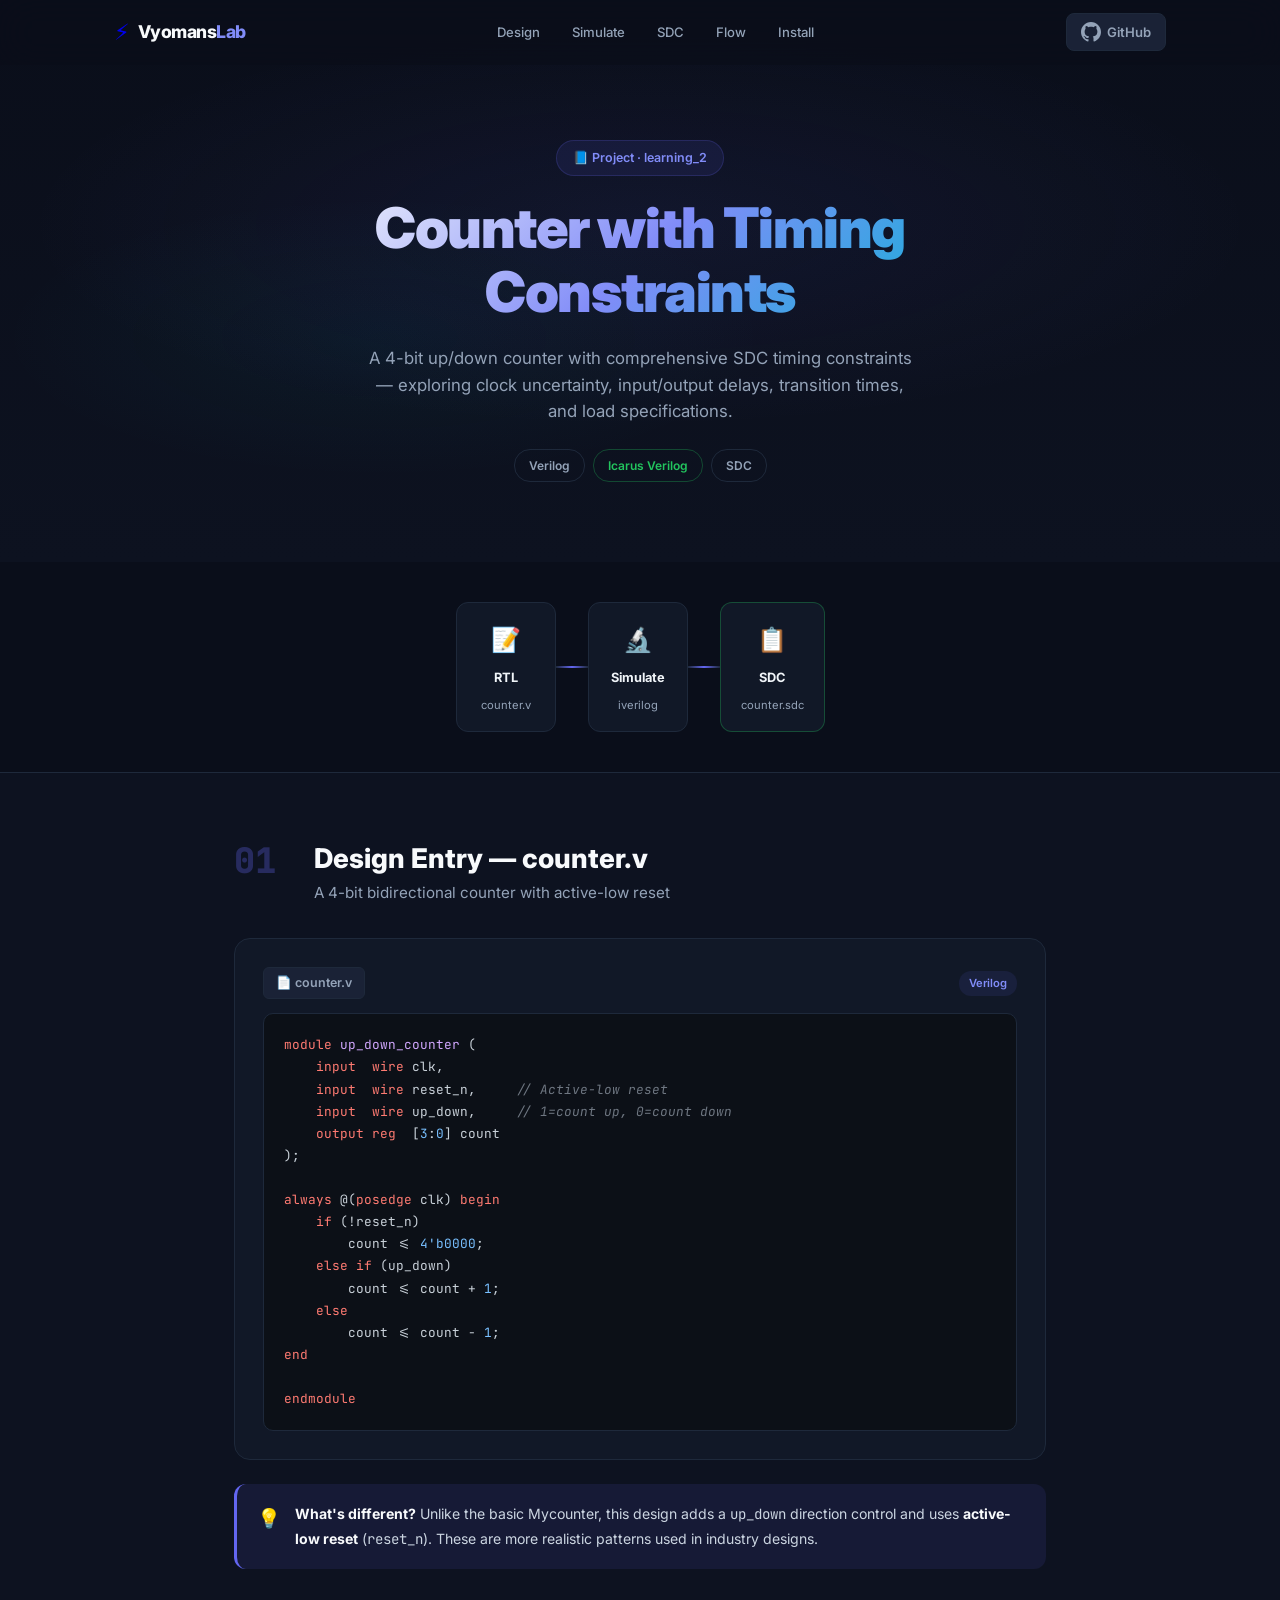
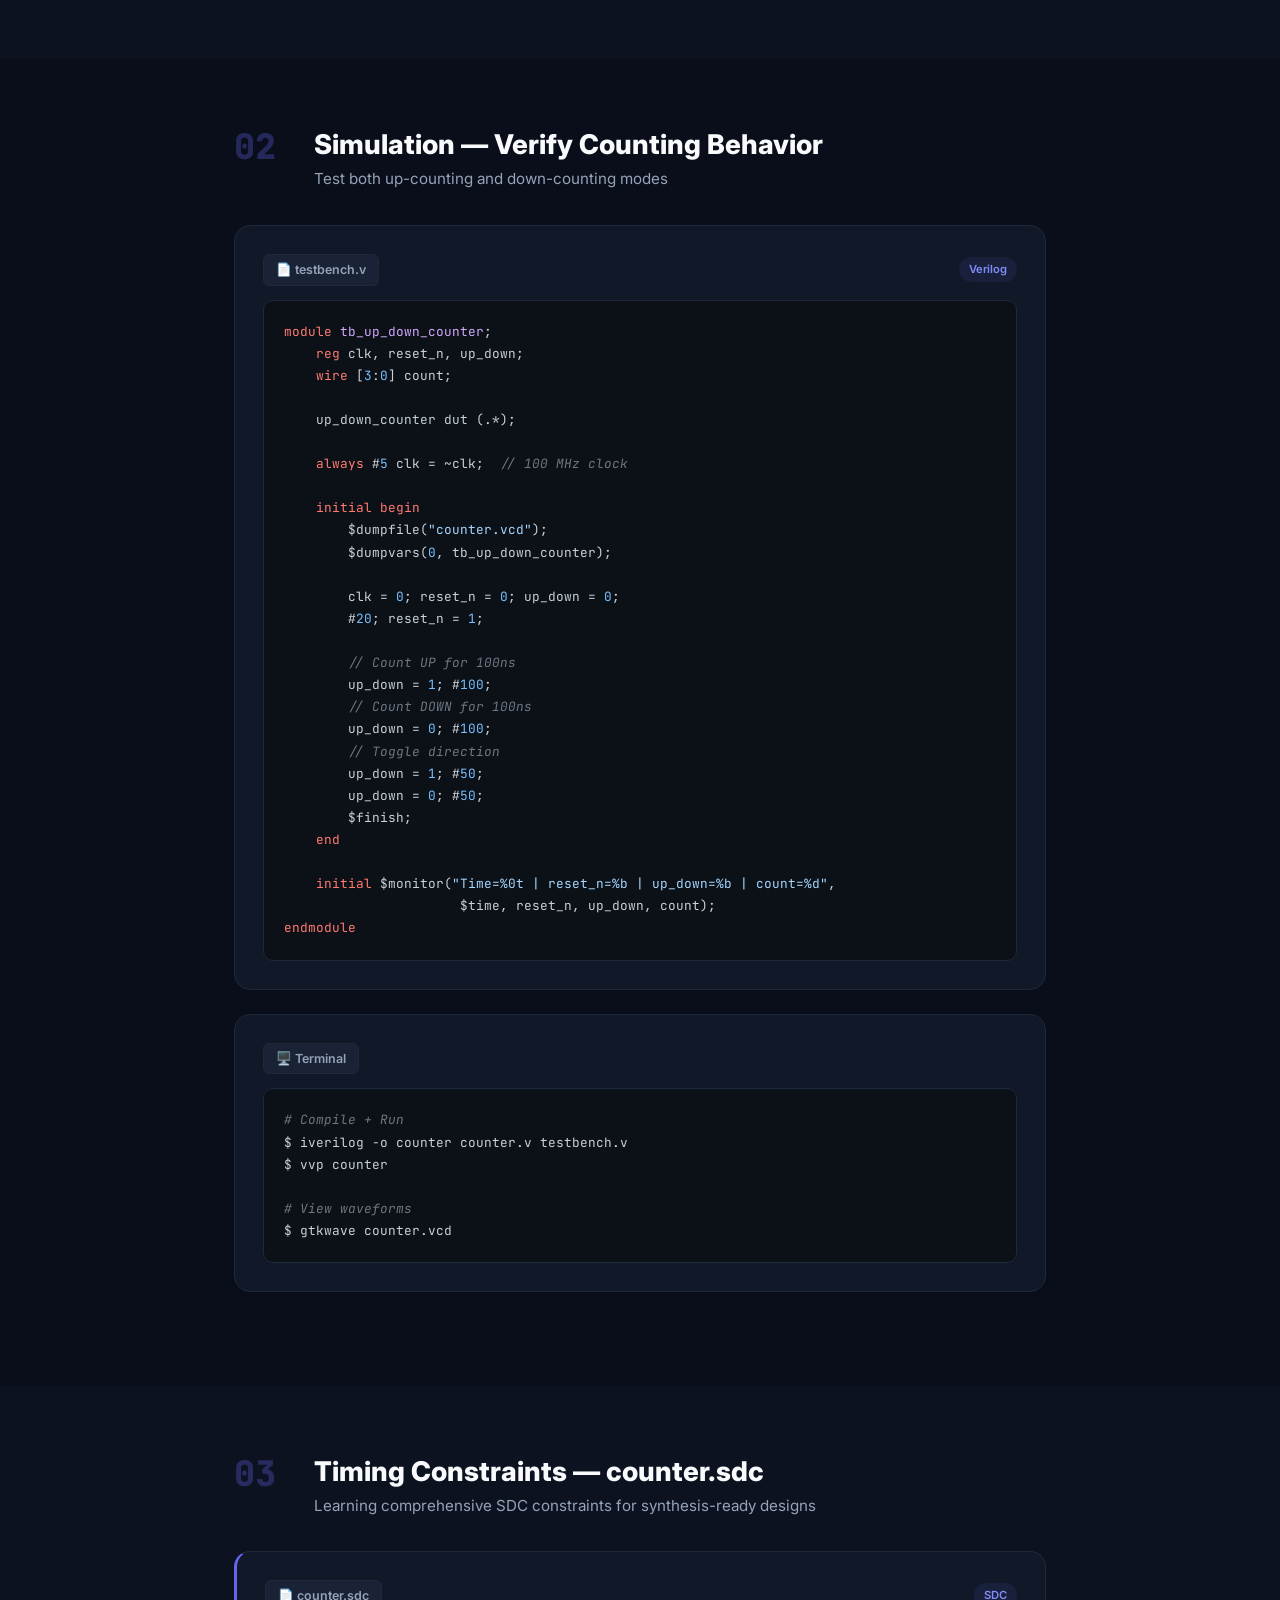
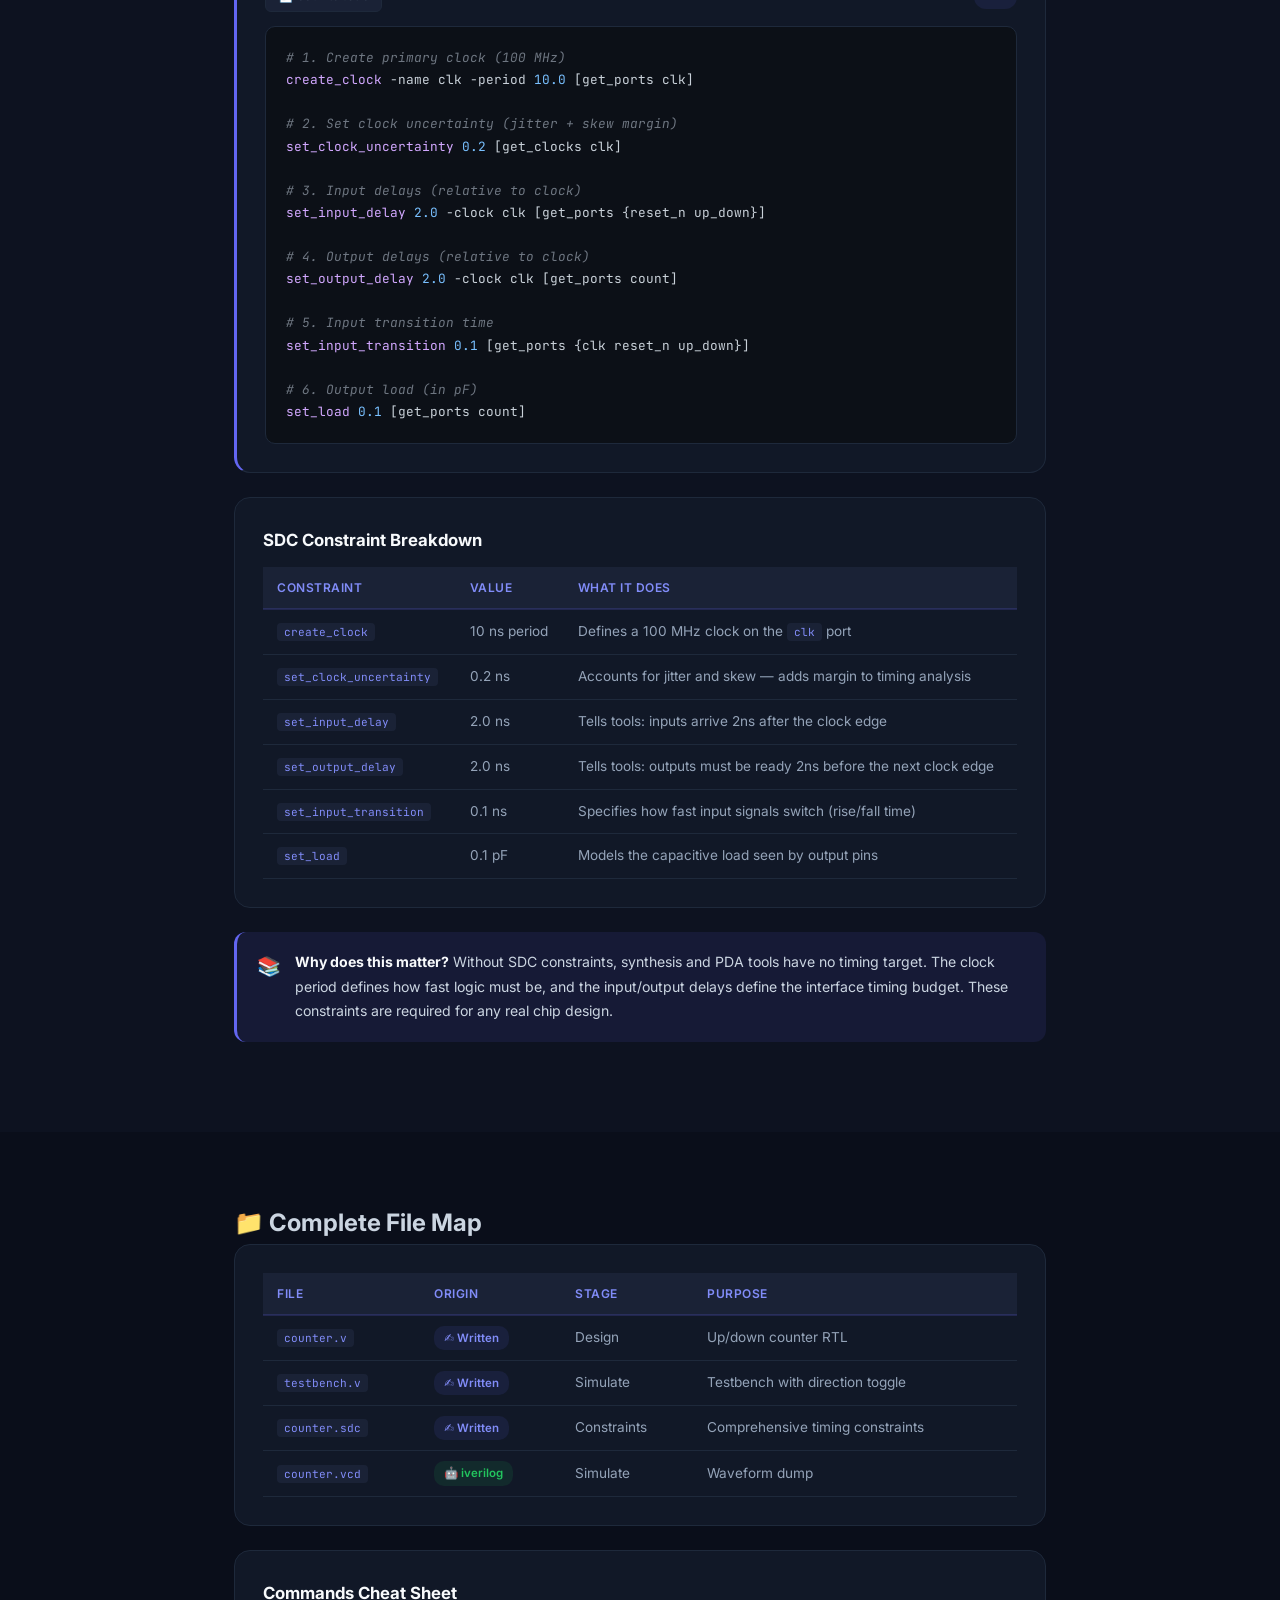
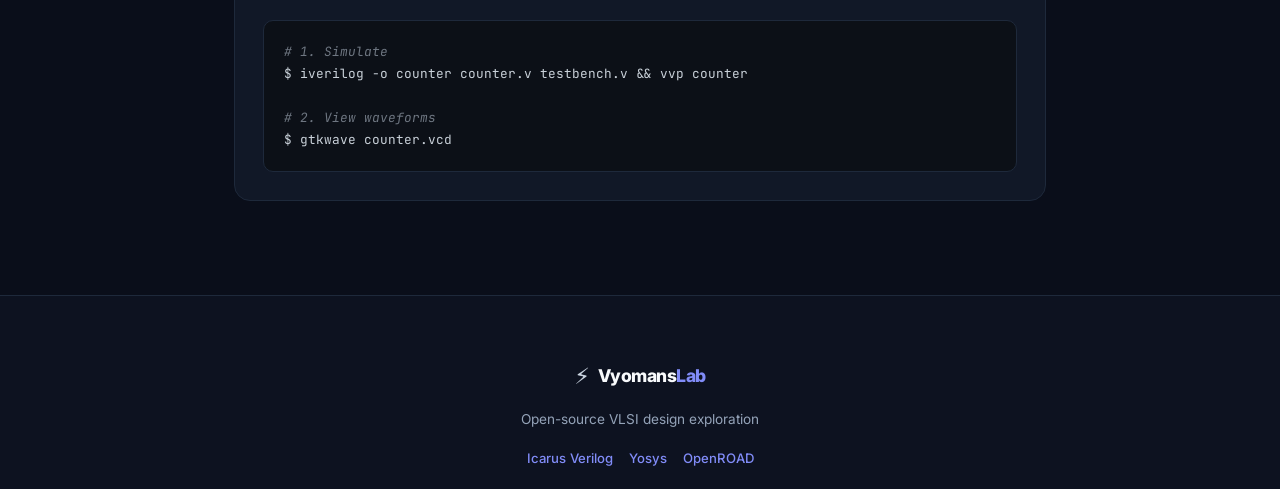
<file: counter-sdc.html>
<!DOCTYPE html>
<html lang="en">

<head>
    <meta charset="UTF-8">
    <meta name="viewport" content="width=device-width, initial-scale=1.0">
    <title>Up/Down Counter with SDC — VyomansLab</title>
    <meta name="description"
        content="4-bit up/down counter with comprehensive SDC timing constraints. Explores clock definition, input/output delays, and load specifications.">
    <link rel="preconnect" href="https://fonts.googleapis.com">
    <link
        href="https://fonts.googleapis.com/css2?family=Inter:wght@400;500;600;700;800;900&family=JetBrains+Mono:wght@400;500&display=swap"
        rel="stylesheet">
    <link rel="stylesheet" href="style.css">
</head>

<body>

    <!-- NAV -->
    <nav class="nav">
        <div class="nav-inner">
            <a href="index.html" class="logo">
                <span class="logo-icon">⚡</span>
                <span class="logo-text">Vyomans<span class="accent">Lab</span></span>
            </a>
            <button class="hamburger" aria-label="Menu"><span></span><span></span><span></span></button>
            <div class="nav-links">
                <a href="#design">Design</a>
                <a href="#simulation">Simulate</a>
                <a href="#sdc">SDC</a>
                <a href="rtl-to-pda.html">Flow</a>
                <a href="install.html">Install</a>
            </div>
            <a href="https://github.com/manuvamsi/vyomanslab-codes" class="gh-btn" target="_blank">
                <svg width="20" height="20" viewBox="0 0 24 24" fill="currentColor">
                    <path
                        d="M12 0c-6.626 0-12 5.373-12 12 0 5.302 3.438 9.8 8.207 11.387.599.111.793-.261.793-.577v-2.234c-3.338.726-4.033-1.416-4.033-1.416-.546-1.387-1.333-1.756-1.333-1.756-1.089-.745.083-.729.083-.729 1.205.084 1.839 1.237 1.839 1.237 1.07 1.834 2.807 1.304 3.492.997.107-.775.418-1.305.762-1.604-2.665-.305-5.467-1.334-5.467-5.931 0-1.311.469-2.381 1.236-3.221-.124-.303-.535-1.524.117-3.176 0 0 1.008-.322 3.301 1.23.957-.266 1.983-.399 3.003-.404 1.02.005 2.047.138 3.006.404 2.291-1.552 3.297-1.23 3.297-1.23.653 1.653.242 2.874.118 3.176.77.84 1.235 1.911 1.235 3.221 0 4.609-2.807 5.624-5.479 5.921.43.372.823 1.102.823 2.222v3.293c0 .319.192.694.801.576 4.765-1.589 8.199-6.086 8.199-11.386 0-6.627-5.373-12-12-12z" />
                </svg>
                GitHub
            </a>
        </div>
    </nav>

    <!-- HERO -->
    <header class="hero" id="overview">
        <div class="hero-bg"></div>
        <div class="hero-content">
            <div class="hero-badge">📘 Project · learning_2</div>
            <h1>Counter with Timing Constraints</h1>
            <p class="hero-sub">A 4-bit up/down counter with comprehensive SDC timing constraints — exploring clock
                uncertainty, input/output delays, transition times, and load specifications.</p>
            <div class="hero-tags">
                <span class="htag">Verilog</span>
                <span class="htag iv">Icarus Verilog</span>
                <span class="htag">SDC</span>
            </div>
        </div>
    </header>

    <!-- PIPELINE -->
    <section class="pipeline-section">
        <div class="container">
            <div class="pipeline">
                <div class="pipe-node active">
                    <div class="pipe-icon">📝</div>
                    <div class="pipe-label">RTL</div>
                    <div class="pipe-file">counter.v</div>
                </div>
                <div class="pipe-line"></div>
                <div class="pipe-node">
                    <div class="pipe-icon">🔬</div>
                    <div class="pipe-label">Simulate</div>
                    <div class="pipe-file">iverilog</div>
                </div>
                <div class="pipe-line"></div>
                <div class="pipe-node final">
                    <div class="pipe-icon">📋</div>
                    <div class="pipe-label">SDC</div>
                    <div class="pipe-file">counter.sdc</div>
                </div>
            </div>
        </div>
    </section>

    <!-- STEP 1: DESIGN -->
    <section class="section alt" id="design">
        <div class="container">
            <div class="step-header">
                <span class="step-num">01</span>
                <div>
                    <h2>Design Entry — counter.v</h2>
                    <p class="step-desc">A 4-bit bidirectional counter with active-low reset</p>
                </div>
            </div>

            <div class="card">
                <div class="card-header"><span class="file-badge">📄 counter.v</span><span
                        class="lang-badge">Verilog</span></div>
                <pre><code><span class="kw">module</span> <span class="fn">up_down_counter</span> (
    <span class="kw">input  wire</span> clk,
    <span class="kw">input  wire</span> reset_n,     <span class="cm">// Active-low reset</span>
    <span class="kw">input  wire</span> up_down,     <span class="cm">// 1=count up, 0=count down</span>
    <span class="kw">output reg</span>  [<span class="num">3</span>:<span class="num">0</span>] count
);

<span class="kw">always</span> @(<span class="kw">posedge</span> clk) <span class="kw">begin</span>
    <span class="kw">if</span> (!reset_n)
        count &lt;= <span class="num">4'b0000</span>;
    <span class="kw">else if</span> (up_down)
        count &lt;= count + <span class="num">1</span>;
    <span class="kw">else</span>
        count &lt;= count - <span class="num">1</span>;
<span class="kw">end</span>

<span class="kw">endmodule</span></code></pre>
            </div>

            <div class="callout info">
                <div class="callout-icon">💡</div>
                <div class="callout-text"><strong>What's different?</strong> Unlike the basic Mycounter, this design
                    adds a <code>up_down</code> direction control and uses <strong>active-low reset</strong>
                    (<code>reset_n</code>). These are more realistic patterns used in industry designs.</div>
            </div>
        </div>
    </section>

    <!-- STEP 2: SIMULATION -->
    <section class="section" id="simulation">
        <div class="container">
            <div class="step-header">
                <span class="step-num">02</span>
                <div>
                    <h2>Simulation — Verify Counting Behavior</h2>
                    <p class="step-desc">Test both up-counting and down-counting modes</p>
                </div>
            </div>

            <div class="card">
                <div class="card-header"><span class="file-badge">📄 testbench.v</span><span
                        class="lang-badge">Verilog</span></div>
                <pre><code><span class="kw">module</span> <span class="fn">tb_up_down_counter</span>;
    <span class="kw">reg</span> clk, reset_n, up_down;
    <span class="kw">wire</span> [<span class="num">3</span>:<span class="num">0</span>] count;

    up_down_counter dut (.*);

    <span class="kw">always</span> #<span class="num">5</span> clk = ~clk;  <span class="cm">// 100 MHz clock</span>

    <span class="kw">initial begin</span>
        $dumpfile(<span class="str">"counter.vcd"</span>);
        $dumpvars(<span class="num">0</span>, tb_up_down_counter);

        clk = <span class="num">0</span>; reset_n = <span class="num">0</span>; up_down = <span class="num">0</span>;
        #<span class="num">20</span>; reset_n = <span class="num">1</span>;

        <span class="cm">// Count UP for 100ns</span>
        up_down = <span class="num">1</span>; #<span class="num">100</span>;
        <span class="cm">// Count DOWN for 100ns</span>
        up_down = <span class="num">0</span>; #<span class="num">100</span>;
        <span class="cm">// Toggle direction</span>
        up_down = <span class="num">1</span>; #<span class="num">50</span>;
        up_down = <span class="num">0</span>; #<span class="num">50</span>;
        $finish;
    <span class="kw">end</span>

    <span class="kw">initial</span> $monitor(<span class="str">"Time=%0t | reset_n=%b | up_down=%b | count=%d"</span>,
                      $time, reset_n, up_down, count);
<span class="kw">endmodule</span></code></pre>
            </div>

            <div class="card">
                <div class="card-header"><span class="file-badge">🖥️ Terminal</span></div>
                <pre><code><span class="cm"># Compile + Run</span>
$ iverilog -o counter counter.v testbench.v
$ vvp counter

<span class="cm"># View waveforms</span>
$ gtkwave counter.vcd</code></pre>
            </div>
        </div>
    </section>

    <!-- STEP 3: SDC -->
    <section class="section alt" id="sdc">
        <div class="container">
            <div class="step-header">
                <span class="step-num">03</span>
                <div>
                    <h2>Timing Constraints — counter.sdc</h2>
                    <p class="step-desc">Learning comprehensive SDC constraints for synthesis-ready designs</p>
                </div>
            </div>

            <div class="card highlight">
                <div class="card-header"><span class="file-badge">📄 counter.sdc</span><span
                        class="lang-badge">SDC</span></div>
                <pre><code><span class="cm"># 1. Create primary clock (100 MHz)</span>
<span class="fn">create_clock</span> -name clk -period <span class="num">10.0</span> [get_ports clk]

<span class="cm"># 2. Set clock uncertainty (jitter + skew margin)</span>
<span class="fn">set_clock_uncertainty</span> <span class="num">0.2</span> [get_clocks clk]

<span class="cm"># 3. Input delays (relative to clock)</span>
<span class="fn">set_input_delay</span> <span class="num">2.0</span> -clock clk [get_ports {reset_n up_down}]

<span class="cm"># 4. Output delays (relative to clock)</span>
<span class="fn">set_output_delay</span> <span class="num">2.0</span> -clock clk [get_ports count]

<span class="cm"># 5. Input transition time</span>
<span class="fn">set_input_transition</span> <span class="num">0.1</span> [get_ports {clk reset_n up_down}]

<span class="cm"># 6. Output load (in pF)</span>
<span class="fn">set_load</span> <span class="num">0.1</span> [get_ports count]</code></pre>
            </div>

            <div class="card">
                <h3>SDC Constraint Breakdown</h3>
                <div class="table-wrap">
                    <table>
                        <thead>
                            <tr>
                                <th>Constraint</th>
                                <th>Value</th>
                                <th>What It Does</th>
                            </tr>
                        </thead>
                        <tbody>
                            <tr>
                                <td><code>create_clock</code></td>
                                <td>10 ns period</td>
                                <td>Defines a 100 MHz clock on the <code>clk</code> port</td>
                            </tr>
                            <tr>
                                <td><code>set_clock_uncertainty</code></td>
                                <td>0.2 ns</td>
                                <td>Accounts for jitter and skew — adds margin to timing analysis</td>
                            </tr>
                            <tr>
                                <td><code>set_input_delay</code></td>
                                <td>2.0 ns</td>
                                <td>Tells tools: inputs arrive 2ns after the clock edge</td>
                            </tr>
                            <tr>
                                <td><code>set_output_delay</code></td>
                                <td>2.0 ns</td>
                                <td>Tells tools: outputs must be ready 2ns before the next clock edge</td>
                            </tr>
                            <tr>
                                <td><code>set_input_transition</code></td>
                                <td>0.1 ns</td>
                                <td>Specifies how fast input signals switch (rise/fall time)</td>
                            </tr>
                            <tr>
                                <td><code>set_load</code></td>
                                <td>0.1 pF</td>
                                <td>Models the capacitive load seen by output pins</td>
                            </tr>
                        </tbody>
                    </table>
                </div>
            </div>

            <div class="callout info">
                <div class="callout-icon">📚</div>
                <div class="callout-text"><strong>Why does this matter?</strong> Without SDC constraints, synthesis and
                    PDA tools have no timing target. The clock period defines how fast logic must be, and the
                    input/output delays define the interface timing budget. These constraints are required for any real
                    chip design.</div>
            </div>
        </div>
    </section>

    <!-- FILE MAP -->
    <section class="section" id="files">
        <div class="container">
            <h2>📁 Complete File Map</h2>
            <div class="card">
                <div class="table-wrap">
                    <table>
                        <thead>
                            <tr>
                                <th>File</th>
                                <th>Origin</th>
                                <th>Stage</th>
                                <th>Purpose</th>
                            </tr>
                        </thead>
                        <tbody>
                            <tr>
                                <td><code>counter.v</code></td>
                                <td><span class="badge written">✍️ Written</span></td>
                                <td>Design</td>
                                <td>Up/down counter RTL</td>
                            </tr>
                            <tr>
                                <td><code>testbench.v</code></td>
                                <td><span class="badge written">✍️ Written</span></td>
                                <td>Simulate</td>
                                <td>Testbench with direction toggle</td>
                            </tr>
                            <tr>
                                <td><code>counter.sdc</code></td>
                                <td><span class="badge written">✍️ Written</span></td>
                                <td>Constraints</td>
                                <td>Comprehensive timing constraints</td>
                            </tr>
                            <tr>
                                <td><code>counter.vcd</code></td>
                                <td><span class="badge gen">🤖 iverilog</span></td>
                                <td>Simulate</td>
                                <td>Waveform dump</td>
                            </tr>
                        </tbody>
                    </table>
                </div>
            </div>

            <div class="card">
                <h3>Commands Cheat Sheet</h3>
                <pre><code><span class="cm"># 1. Simulate</span>
$ iverilog -o counter counter.v testbench.v && vvp counter

<span class="cm"># 2. View waveforms</span>
$ gtkwave counter.vcd</code></pre>
            </div>
        </div>
    </section>

    <!-- FOOTER -->
    <footer class="footer">
        <div class="container">
            <div class="footer-brand"><span class="logo-icon">⚡</span><span class="logo-text">Vyomans<span
                        class="accent">Lab</span></span></div>
            <p>Open-source VLSI design exploration</p>
            <div class="footer-links">
                <a href="https://github.com/steveicarus/iverilog" target="_blank">Icarus Verilog</a>
                <a href="https://github.com/YosysHQ/yosys" target="_blank">Yosys</a>
                <a href="https://github.com/The-OpenROAD-Project/OpenROAD" target="_blank">OpenROAD</a>
            </div>
            <p class="copyright">© 2026 VyomansLab. All rights reserved.</p>
        </div>
    </footer>

    <script>
        const nav = document.querySelector('.nav');
        window.addEventListener('scroll', () => nav.classList.toggle('scrolled', window.scrollY > 50));
        const obs = new IntersectionObserver(entries => {
            entries.forEach(e => { if (e.isIntersecting) e.target.classList.add('visible'); });
        }, { threshold: 0.1 });
        document.querySelectorAll('.card, .pipe-node, .flow-step').forEach(el => obs.observe(el));
    // Hamburger toggle
        const hamburgerBtn = document.querySelector(".hamburger");
        const navLinks = document.querySelector(".nav-links");
        if (hamburgerBtn) {
            hamburgerBtn.addEventListener("click", () => {
                hamburgerBtn.classList.toggle("active");
                navLinks.classList.toggle("open");
            });
            navLinks.querySelectorAll("a").forEach(link => {
                link.addEventListener("click", () => {
                    hamburgerBtn.classList.remove("active");
                    navLinks.classList.remove("open");
                });
            });
        }
    </script>
</body>

</html>
</file>
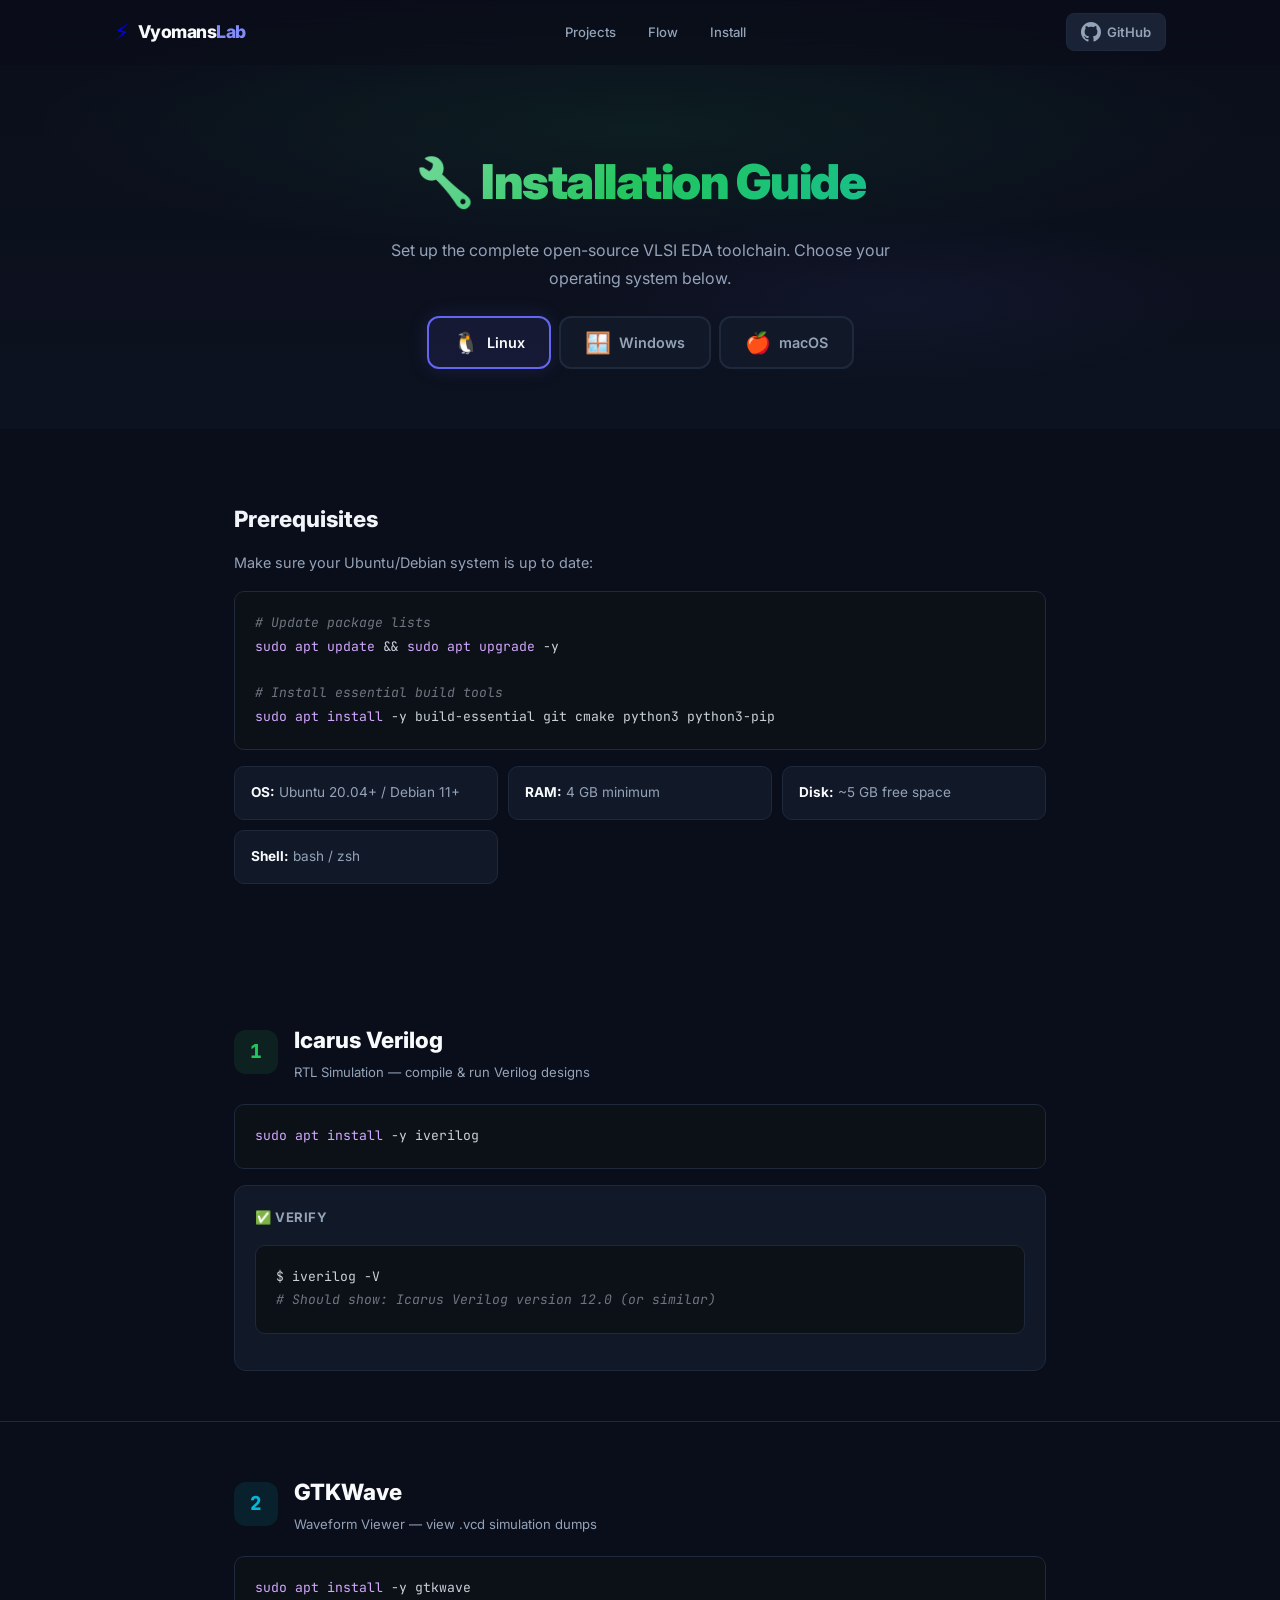
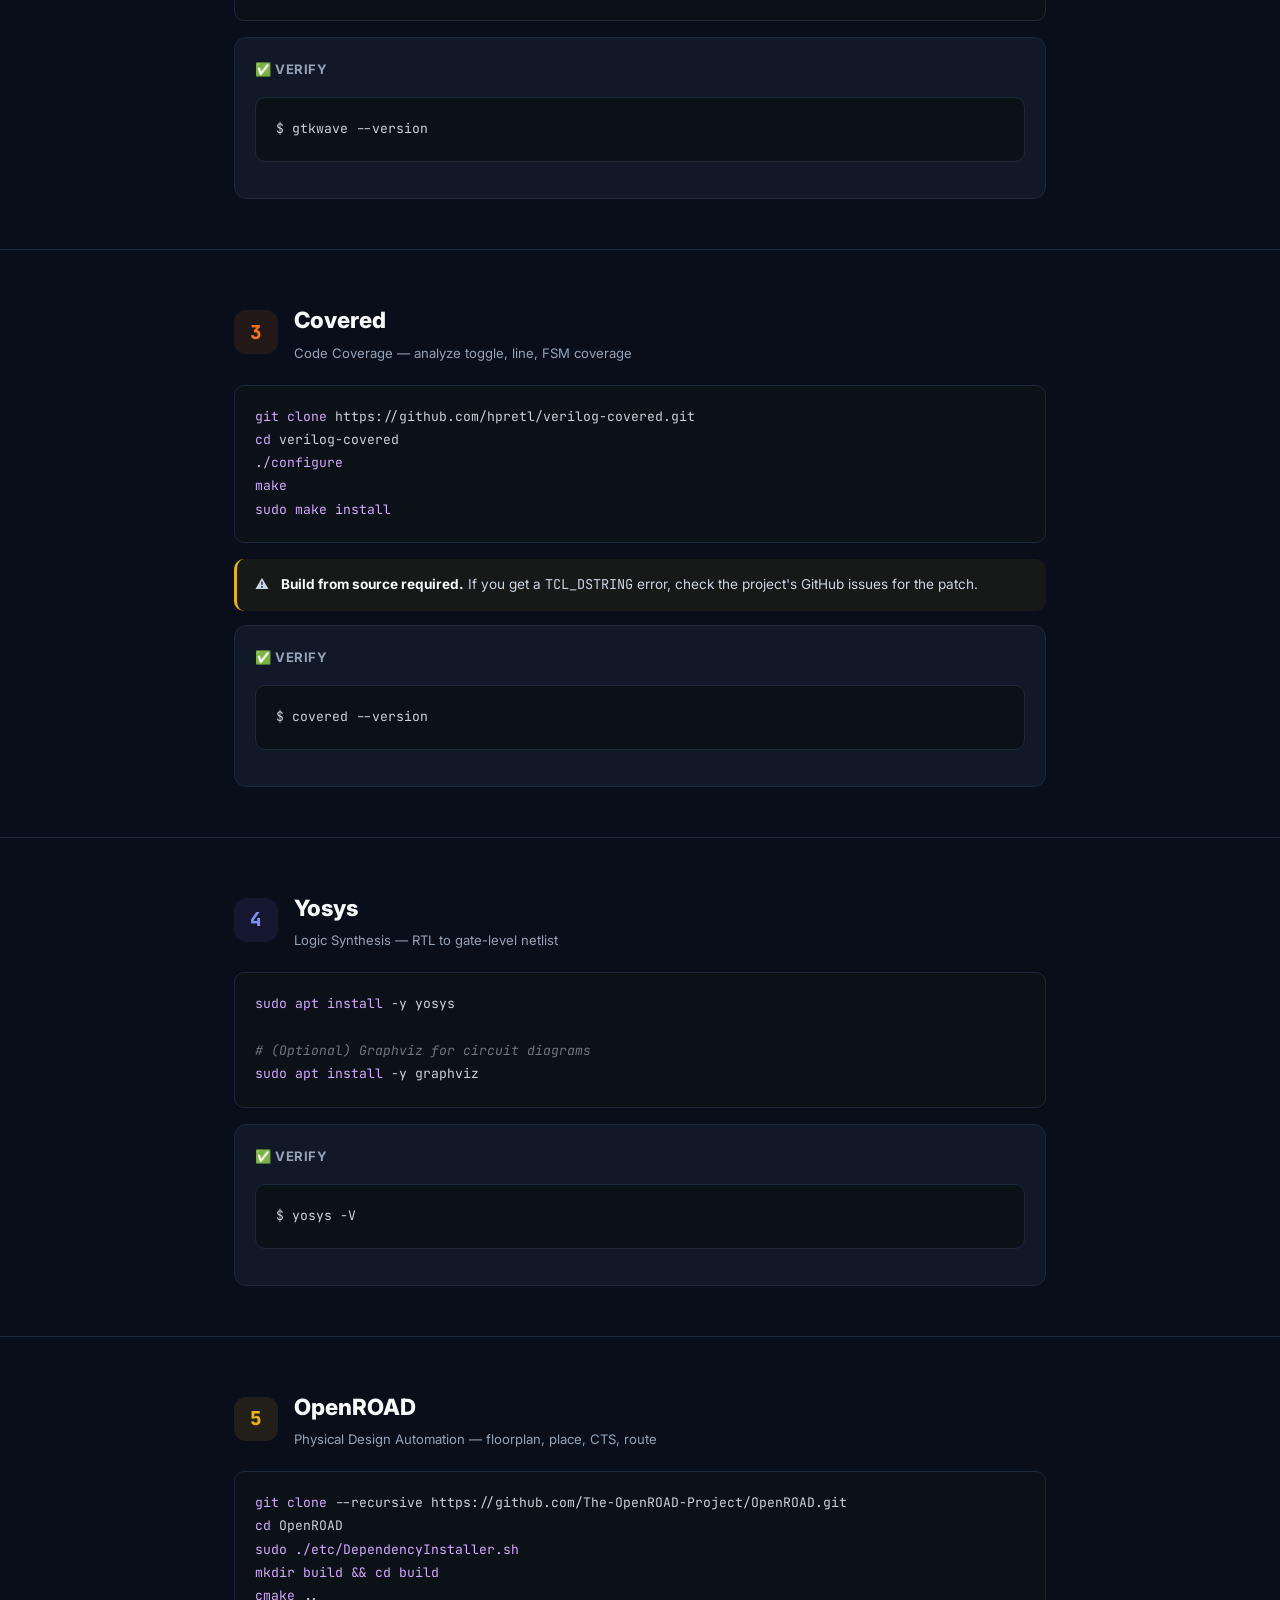
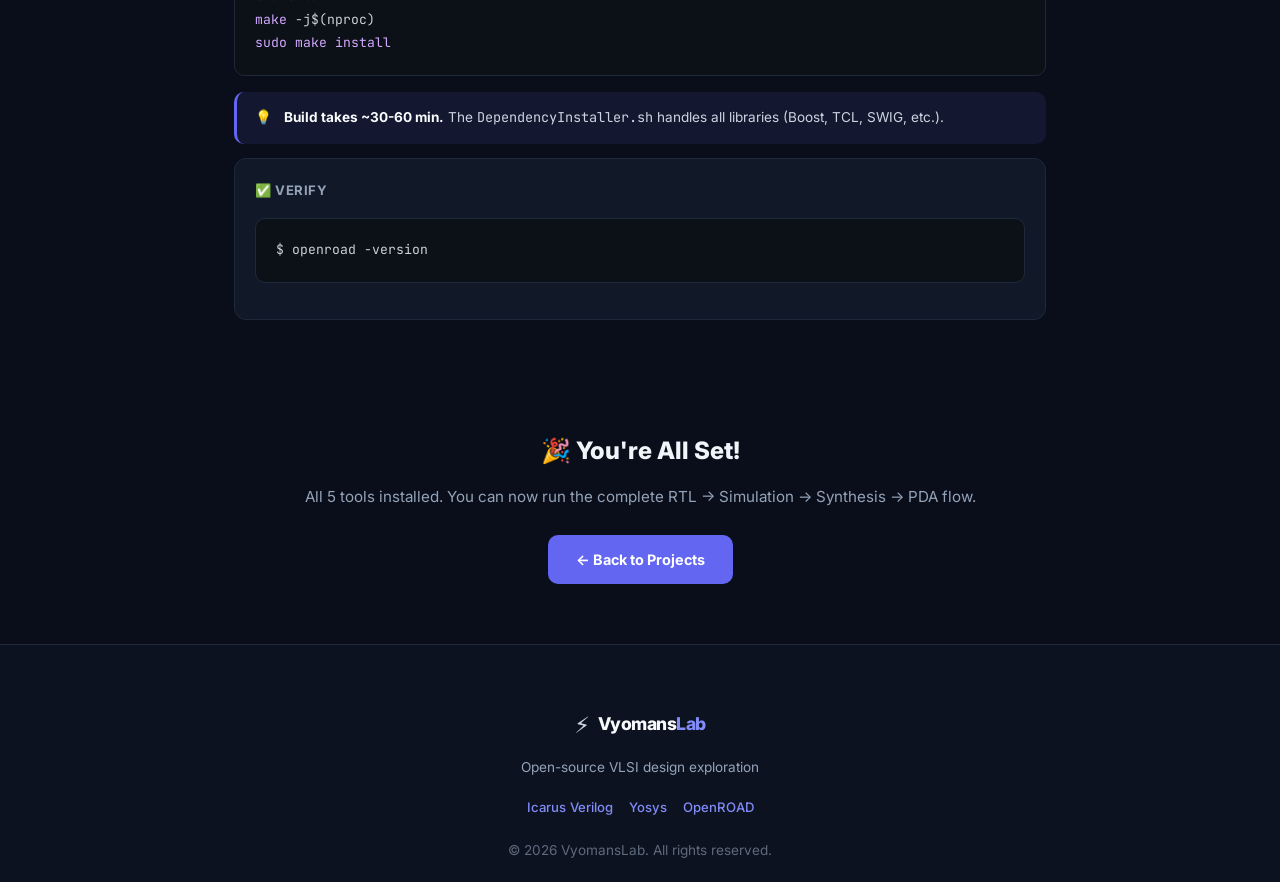
<file: install.html>
<!DOCTYPE html>
<html lang="en">

<head>
    <meta charset="UTF-8">
    <meta name="viewport" content="width=device-width, initial-scale=1.0">
    <title>Installation Guide — VyomansLab</title>
    <meta name="description"
        content="Step-by-step installation guide for the open-source VLSI EDA toolchain on Windows (WSL), Linux, and macOS.">
    <link rel="preconnect" href="https://fonts.googleapis.com">
    <link
        href="https://fonts.googleapis.com/css2?family=Inter:wght@400;500;600;700;800;900&family=JetBrains+Mono:wght@400;500&display=swap"
        rel="stylesheet">
    <link rel="stylesheet" href="style.css">
    <style>
        .install-hero {
            padding: 140px 24px 60px;
            text-align: center;
            position: relative;
            overflow: hidden;
        }

        .install-hero .hero-bg {
            position: absolute;
            inset: 0;
            background: radial-gradient(ellipse 80% 50% at 50% 30%, rgba(34, 197, 94, 0.08) 0%, transparent 60%),
                radial-gradient(ellipse 50% 40% at 70% 70%, rgba(99, 102, 241, 0.06) 0%, transparent 50%),
                linear-gradient(180deg, #0a0e1a 0%, #0d1220 100%);
        }

        .install-hero h1 {
            position: relative;
            font-size: clamp(2rem, 5vw, 3rem);
            font-weight: 900;
            letter-spacing: -1.5px;
            background: linear-gradient(135deg, #f8fafc 0%, #22c55e 50%, #06b6d4 100%);
            -webkit-background-clip: text;
            -webkit-text-fill-color: transparent;
            background-clip: text;
            margin-bottom: 12px;
        }

        .install-hero p {
            position: relative;
            color: #94a3b8;
            font-size: 1rem;
            max-width: 560px;
            margin: 0 auto;
        }

        /* OS SWITCHER TABS */
        .os-switcher {
            display: flex;
            justify-content: center;
            gap: 8px;
            padding: 24px 0 0;
            position: relative;
        }

        .os-tab {
            display: flex;
            align-items: center;
            gap: 8px;
            padding: 12px 24px;
            border-radius: 12px;
            border: 2px solid var(--border);
            background: var(--surface);
            color: var(--text-dim);
            font-family: 'Inter', sans-serif;
            font-size: 0.9rem;
            font-weight: 600;
            cursor: pointer;
            transition: all 0.3s ease;
        }

        .os-tab:hover {
            border-color: #334155;
            color: #cbd5e1;
        }

        .os-tab.active {
            border-color: var(--accent);
            background: var(--accent-soft);
            color: var(--text-white);
            box-shadow: 0 0 20px rgba(99, 102, 241, 0.15);
        }

        .os-tab .os-icon {
            font-size: 1.3rem;
        }

        /* OS Content panels */
        .os-panel {
            display: none;
        }

        .os-panel.active {
            display: block;
        }

        /* Tool sections */
        .tool-section {
            padding: 50px 0;
            border-bottom: 1px solid var(--border);
        }

        .tool-section:last-of-type {
            border-bottom: none;
        }

        .tool-header {
            display: flex;
            align-items: center;
            gap: 16px;
            margin-bottom: 20px;
        }

        .tool-num {
            width: 44px;
            height: 44px;
            border-radius: 12px;
            display: flex;
            align-items: center;
            justify-content: center;
            font-size: 1.2rem;
            font-weight: 800;
            flex-shrink: 0;
            font-family: 'JetBrains Mono', monospace;
        }

        .tool-num.sim {
            background: rgba(34, 197, 94, 0.1);
            color: #22c55e;
        }

        .tool-num.wave {
            background: rgba(6, 182, 212, 0.1);
            color: #06b6d4;
        }

        .tool-num.cov {
            background: rgba(249, 115, 22, 0.1);
            color: #f97316;
        }

        .tool-num.synth {
            background: rgba(99, 102, 241, 0.1);
            color: #818cf8;
        }

        .tool-num.pda {
            background: rgba(234, 179, 8, 0.1);
            color: #eab308;
        }

        .tool-num.wsl {
            background: rgba(0, 120, 215, 0.1);
            color: #38bdf8;
        }

        .tool-header h2 {
            font-size: 1.4rem;
            font-weight: 800;
            color: var(--text-white);
        }

        .tool-header .tool-role-label {
            font-size: 0.82rem;
            color: var(--text-dim);
            margin-top: 2px;
        }

        .install-cmd {
            background: #0c1017;
            border: 1px solid var(--border);
            border-radius: 10px;
            padding: 20px;
            margin: 16px 0;
            font-size: 0.82rem;
            line-height: 1.7;
            overflow-x: auto;
        }

        .install-cmd code {
            color: #c9d1d9;
        }

        .install-note {
            display: flex;
            gap: 12px;
            padding: 14px 18px;
            border-radius: 10px;
            margin: 14px 0;
            font-size: 0.85rem;
            background: var(--accent-soft);
            border-left: 3px solid var(--accent);
        }

        .install-note.warn {
            background: rgba(234, 179, 8, 0.06);
            border-left-color: #eab308;
        }

        .install-note strong {
            color: var(--text-white);
        }

        .verify-box {
            background: var(--surface);
            border: 1px solid var(--border);
            border-radius: 12px;
            padding: 20px;
            margin-top: 14px;
        }

        .verify-box h4 {
            font-size: 0.82rem;
            font-weight: 700;
            color: var(--text-dim);
            text-transform: uppercase;
            letter-spacing: 0.5px;
            margin-bottom: 10px;
        }

        .prereqs {
            display: grid;
            grid-template-columns: repeat(auto-fill, minmax(200px, 1fr));
            gap: 10px;
            margin: 16px 0;
        }

        .prereq-item {
            background: var(--surface);
            border: 1px solid var(--border);
            border-radius: 10px;
            padding: 14px 16px;
            font-size: 0.85rem;
            color: var(--text-dim);
        }

        .prereq-item strong {
            color: var(--text-white);
        }

        .section-title {
            font-size: 1.4rem;
            font-weight: 800;
            color: #f1f5f9;
            margin-bottom: 12px;
        }

        .section-sub {
            color: #94a3b8;
            font-size: 0.9rem;
            margin-bottom: 16px;
        }

        @media (max-width: 600px) {
            .os-switcher {
                flex-direction: column;
                align-items: center;
            }

            .os-tab {
                width: 100%;
                max-width: 280px;
                justify-content: center;
            }
        }
    </style>
</head>

<body>

    <!-- NAV -->
    <nav class="nav">
        <div class="nav-inner">
            <a href="index.html" class="logo">
                <span class="logo-icon">⚡</span>
                <span class="logo-text">Vyomans<span class="accent">Lab</span></span>
            </a>
            <button class="hamburger" aria-label="Menu"><span></span><span></span><span></span></button>
            <div class="nav-links">
                <a href="index.html">Projects</a>
                <a href="rtl-to-pda.html">Flow</a>
                <a href="install.html">Install</a>
            </div>
            <a href="https://github.com/manuvamsi/vyomanslab-codes" class="gh-btn" target="_blank">
                <svg width="20" height="20" viewBox="0 0 24 24" fill="currentColor">
                    <path
                        d="M12 0c-6.626 0-12 5.373-12 12 0 5.302 3.438 9.8 8.207 11.387.599.111.793-.261.793-.577v-2.234c-3.338.726-4.033-1.416-4.033-1.416-.546-1.387-1.333-1.756-1.333-1.756-1.089-.745.083-.729.083-.729 1.205.084 1.839 1.237 1.839 1.237 1.07 1.834 2.807 1.304 3.492.997.107-.775.418-1.305.762-1.604-2.665-.305-5.467-1.334-5.467-5.931 0-1.311.469-2.381 1.236-3.221-.124-.303-.535-1.524.117-3.176 0 0 1.008-.322 3.301 1.23.957-.266 1.983-.399 3.003-.404 1.02.005 2.047.138 3.006.404 2.291-1.552 3.297-1.23 3.297-1.23.653 1.653.242 2.874.118 3.176.77.84 1.235 1.911 1.235 3.221 0 4.609-2.807 5.624-5.479 5.921.43.372.823 1.102.823 2.222v3.293c0 .319.192.694.801.576 4.765-1.589 8.199-6.086 8.199-11.386 0-6.627-5.373-12-12-12z" />
                </svg>
                GitHub
            </a>
        </div>
    </nav>

    <!-- HERO -->
    <section class="install-hero">
        <div class="hero-bg"></div>
        <h1>🔧 Installation Guide</h1>
        <p>Set up the complete open-source VLSI EDA toolchain. Choose your operating system below.</p>

        <!-- OS SWITCHER -->
        <div class="os-switcher">
            <button class="os-tab active" data-os="linux">
                <span class="os-icon">🐧</span> Linux
            </button>
            <button class="os-tab" data-os="windows">
                <span class="os-icon">🪟</span> Windows
            </button>
            <button class="os-tab" data-os="mac">
                <span class="os-icon">🍎</span> macOS
            </button>
        </div>
    </section>

    <!-- ====================== LINUX PANEL ====================== -->
    <div class="os-panel active" id="panel-linux">

        <!-- Prerequisites -->
        <section class="section">
            <div class="container">
                <h2 class="section-title">Prerequisites</h2>
                <p class="section-sub">Make sure your Ubuntu/Debian system is up to date:</p>
                <pre class="install-cmd"><code><span class="cm"># Update package lists</span>
<span class="fn">sudo apt update</span> && <span class="fn">sudo apt upgrade</span> -y

<span class="cm"># Install essential build tools</span>
<span class="fn">sudo apt install</span> -y build-essential git cmake python3 python3-pip</code></pre>
                <div class="prereqs">
                    <div class="prereq-item"><strong>OS:</strong> Ubuntu 20.04+ / Debian 11+</div>
                    <div class="prereq-item"><strong>RAM:</strong> 4 GB minimum</div>
                    <div class="prereq-item"><strong>Disk:</strong> ~5 GB free space</div>
                    <div class="prereq-item"><strong>Shell:</strong> bash / zsh</div>
                </div>
            </div>
        </section>

        <!-- Tool 1: Icarus Verilog -->
        <section class="tool-section">
            <div class="container">
                <div class="tool-header">
                    <div class="tool-num sim">1</div>
                    <div>
                        <h2>Icarus Verilog</h2>
                        <div class="tool-role-label">RTL Simulation — compile & run Verilog designs</div>
                    </div>
                </div>
                <pre class="install-cmd"><code><span class="fn">sudo apt install</span> -y iverilog</code></pre>
                <div class="verify-box">
                    <h4>✅ Verify</h4>
                    <pre class="install-cmd"><code>$ iverilog -V
<span class="cm"># Should show: Icarus Verilog version 12.0 (or similar)</span></code></pre>
                </div>
            </div>
        </section>

        <!-- Tool 2: GTKWave -->
        <section class="tool-section">
            <div class="container">
                <div class="tool-header">
                    <div class="tool-num wave">2</div>
                    <div>
                        <h2>GTKWave</h2>
                        <div class="tool-role-label">Waveform Viewer — view .vcd simulation dumps</div>
                    </div>
                </div>
                <pre class="install-cmd"><code><span class="fn">sudo apt install</span> -y gtkwave</code></pre>
                <div class="verify-box">
                    <h4>✅ Verify</h4>
                    <pre class="install-cmd"><code>$ gtkwave --version</code></pre>
                </div>
            </div>
        </section>

        <!-- Tool 3: Covered -->
        <section class="tool-section">
            <div class="container">
                <div class="tool-header">
                    <div class="tool-num cov">3</div>
                    <div>
                        <h2>Covered</h2>
                        <div class="tool-role-label">Code Coverage — analyze toggle, line, FSM coverage</div>
                    </div>
                </div>
                <pre class="install-cmd"><code><span class="fn">git clone</span> https://github.com/hpretl/verilog-covered.git
<span class="fn">cd</span> verilog-covered
<span class="fn">./configure</span>
<span class="fn">make</span>
<span class="fn">sudo make install</span></code></pre>
                <div class="install-note warn"><span>⚠️</span><span><strong>Build from source required.</strong> If you
                        get a <code>TCL_DSTRING</code> error, check the project's GitHub issues for the patch.</span>
                </div>
                <div class="verify-box">
                    <h4>✅ Verify</h4>
                    <pre class="install-cmd"><code>$ covered --version</code></pre>
                </div>
            </div>
        </section>

        <!-- Tool 4: Yosys -->
        <section class="tool-section">
            <div class="container">
                <div class="tool-header">
                    <div class="tool-num synth">4</div>
                    <div>
                        <h2>Yosys</h2>
                        <div class="tool-role-label">Logic Synthesis — RTL to gate-level netlist</div>
                    </div>
                </div>
                <pre class="install-cmd"><code><span class="fn">sudo apt install</span> -y yosys

<span class="cm"># (Optional) Graphviz for circuit diagrams</span>
<span class="fn">sudo apt install</span> -y graphviz</code></pre>
                <div class="verify-box">
                    <h4>✅ Verify</h4>
                    <pre class="install-cmd"><code>$ yosys -V</code></pre>
                </div>
            </div>
        </section>

        <!-- Tool 5: OpenROAD -->
        <section class="tool-section">
            <div class="container">
                <div class="tool-header">
                    <div class="tool-num pda">5</div>
                    <div>
                        <h2>OpenROAD</h2>
                        <div class="tool-role-label">Physical Design Automation — floorplan, place, CTS, route</div>
                    </div>
                </div>
                <pre class="install-cmd"><code><span class="fn">git clone</span> --recursive https://github.com/The-OpenROAD-Project/OpenROAD.git
<span class="fn">cd</span> OpenROAD
<span class="fn">sudo ./etc/DependencyInstaller.sh</span>
<span class="fn">mkdir build && cd build</span>
<span class="fn">cmake</span> ..
<span class="fn">make</span> -j$(nproc)
<span class="fn">sudo make install</span></code></pre>
                <div class="install-note"><span>💡</span><span><strong>Build takes ~30-60 min.</strong> The
                        <code>DependencyInstaller.sh</code> handles all libraries (Boost, TCL, SWIG, etc.).</span></div>
                <div class="verify-box">
                    <h4>✅ Verify</h4>
                    <pre class="install-cmd"><code>$ openroad -version</code></pre>
                </div>
            </div>
        </section>
    </div>

    <!-- ====================== WINDOWS PANEL ====================== -->
    <div class="os-panel" id="panel-windows">

        <!-- Step 0: WSL -->
        <section class="tool-section" style="border-bottom: 2px solid #1e3a5f;">
            <div class="container">
                <div class="tool-header">
                    <div class="tool-num wsl">0</div>
                    <div>
                        <h2>Install WSL (Windows Subsystem for Linux)</h2>
                        <div class="tool-role-label">Run a full Ubuntu environment inside Windows</div>
                    </div>
                </div>

                <h3 style="color:#f1f5f9; margin: 20px 0 10px; font-size:1.05rem;">Step 1: Open PowerShell as
                    Administrator</h3>
                <pre class="install-cmd"><code><span class="cm"># Install WSL with Ubuntu (default distro)</span>
<span class="fn">wsl --install</span>

<span class="cm"># Restart your PC when prompted</span>
<span class="cm"># After restart, Ubuntu will launch — create a username & password</span></code></pre>

                <div class="install-note warn"><span>⚠️</span><span><strong>Requires Windows 10 (version 2004+) or
                            Windows 11.</strong> If <code>wsl --install</code> fails, go to <em>Turn Windows features on
                            or off</em> → enable <em>Windows Subsystem for Linux</em> and <em>Virtual Machine
                            Platform</em>, then restart.</span></div>

                <h3 style="color:#f1f5f9; margin: 24px 0 10px; font-size:1.05rem;">Step 2: Update Ubuntu Inside WSL</h3>
                <pre class="install-cmd"><code><span class="cm"># Open Ubuntu from Start Menu or type 'wsl' in PowerShell</span>
<span class="fn">sudo apt update</span> && <span class="fn">sudo apt upgrade</span> -y</code></pre>

                <h3 style="color:#f1f5f9; margin: 24px 0 10px; font-size:1.05rem;">Step 3: GUI Support (for GTKWave)
                </h3>
                <pre class="install-cmd"><code><span class="cm"># Windows 11 / WSL2: GUI apps work out of the box via WSLg!</span>
<span class="cm"># Just run: gtkwave file.vcd — opens a native window</span>

<span class="cm"># Windows 10: Install VcXsrv or Xming on Windows, then in WSL:</span>
<span class="fn">export</span> DISPLAY=:0
<span class="fn">echo</span> 'export DISPLAY=:0' >> ~/.bashrc</code></pre>

                <div class="verify-box">
                    <h4>✅ Verify WSL</h4>
                    <pre class="install-cmd"><code><span class="cm"># In PowerShell:</span>
$ wsl --list --verbose
<span class="cm"># Should show: Ubuntu  Running  2</span>

<span class="cm"># Inside WSL terminal:</span>
$ lsb_release -a
<span class="cm"># Should show: Ubuntu 22.04 (or similar)</span></code></pre>
                </div>

                <div class="install-note"><span>📂</span><span><strong>File access:</strong> Windows files →
                        <code>/mnt/c/Users/YourName/</code> · WSL files from Explorer →
                        <code>\\wsl$\Ubuntu\home\</code></span></div>
            </div>
        </section>

        <!-- After WSL: same as Linux -->
        <section class="section">
            <div class="container">
                <div class="install-note"><span>✅</span><span><strong>WSL is ready!</strong> Now follow the same steps
                        as Linux below. All commands run inside your WSL Ubuntu terminal.</span></div>

                <h2 class="section-title">Prerequisites</h2>
                <pre class="install-cmd"><code><span class="fn">sudo apt update</span> && <span class="fn">sudo apt upgrade</span> -y
<span class="fn">sudo apt install</span> -y build-essential git cmake python3 python3-pip</code></pre>
            </div>
        </section>

        <!-- Tools 1-5 (same as Linux) -->
        <section class="tool-section">
            <div class="container">
                <div class="tool-header">
                    <div class="tool-num sim">1</div>
                    <div>
                        <h2>Icarus Verilog</h2>
                        <div class="tool-role-label">RTL Simulation</div>
                    </div>
                </div>
                <pre class="install-cmd"><code><span class="fn">sudo apt install</span> -y iverilog</code></pre>
            </div>
        </section>
        <section class="tool-section">
            <div class="container">
                <div class="tool-header">
                    <div class="tool-num wave">2</div>
                    <div>
                        <h2>GTKWave</h2>
                        <div class="tool-role-label">Waveform Viewer</div>
                    </div>
                </div>
                <pre class="install-cmd"><code><span class="fn">sudo apt install</span> -y gtkwave</code></pre>
                <div class="install-note"><span>💡</span><span><strong>Windows 11:</strong> GTKWave GUI opens natively
                        via WSLg. <strong>Windows 10:</strong> Make sure your X server (VcXsrv) is running first.</span>
                </div>
            </div>
        </section>
        <section class="tool-section">
            <div class="container">
                <div class="tool-header">
                    <div class="tool-num cov">3</div>
                    <div>
                        <h2>Covered</h2>
                        <div class="tool-role-label">Code Coverage</div>
                    </div>
                </div>
                <pre
                    class="install-cmd"><code><span class="fn">git clone</span> https://github.com/hpretl/verilog-covered.git
<span class="fn">cd</span> verilog-covered && <span class="fn">./configure</span> && <span class="fn">make</span> && <span class="fn">sudo make install</span></code></pre>
            </div>
        </section>
        <section class="tool-section">
            <div class="container">
                <div class="tool-header">
                    <div class="tool-num synth">4</div>
                    <div>
                        <h2>Yosys</h2>
                        <div class="tool-role-label">Logic Synthesis</div>
                    </div>
                </div>
                <pre class="install-cmd"><code><span class="fn">sudo apt install</span> -y yosys graphviz</code></pre>
            </div>
        </section>
        <section class="tool-section">
            <div class="container">
                <div class="tool-header">
                    <div class="tool-num pda">5</div>
                    <div>
                        <h2>OpenROAD</h2>
                        <div class="tool-role-label">Physical Design Automation</div>
                    </div>
                </div>
                <pre
                    class="install-cmd"><code><span class="fn">git clone</span> --recursive https://github.com/The-OpenROAD-Project/OpenROAD.git
<span class="fn">cd</span> OpenROAD
<span class="fn">sudo ./etc/DependencyInstaller.sh</span>
<span class="fn">mkdir build && cd build</span>
<span class="fn">cmake</span> .. && <span class="fn">make</span> -j$(nproc) && <span class="fn">sudo make install</span></code></pre>
            </div>
        </section>
    </div>

    <!-- ====================== MAC PANEL ====================== -->
    <div class="os-panel" id="panel-mac">

        <!-- Prerequisites -->
        <section class="section">
            <div class="container">
                <h2 class="section-title">Prerequisites</h2>
                <p class="section-sub">Install Homebrew (the macOS package manager) and Xcode Command Line Tools:</p>
                <pre class="install-cmd"><code><span class="cm"># Install Xcode Command Line Tools</span>
<span class="fn">xcode-select --install</span>

<span class="cm"># Install Homebrew</span>
<span class="fn">/bin/bash -c "$(curl -fsSL https://raw.githubusercontent.com/Homebrew/install/HEAD/install.sh)"</span>

<span class="cm"># Verify Homebrew</span>
<span class="fn">brew --version</span></code></pre>
                <div class="prereqs">
                    <div class="prereq-item"><strong>OS:</strong> macOS 12+ (Monterey)</div>
                    <div class="prereq-item"><strong>RAM:</strong> 4 GB minimum</div>
                    <div class="prereq-item"><strong>Disk:</strong> ~5 GB free space</div>
                    <div class="prereq-item"><strong>Arch:</strong> Intel or Apple Silicon</div>
                </div>
            </div>
        </section>

        <!-- Tool 1: Icarus Verilog -->
        <section class="tool-section">
            <div class="container">
                <div class="tool-header">
                    <div class="tool-num sim">1</div>
                    <div>
                        <h2>Icarus Verilog</h2>
                        <div class="tool-role-label">RTL Simulation — compile & run Verilog designs</div>
                    </div>
                </div>
                <pre class="install-cmd"><code><span class="fn">brew install</span> icarus-verilog</code></pre>
                <div class="verify-box">
                    <h4>✅ Verify</h4>
                    <pre class="install-cmd"><code>$ iverilog -V</code></pre>
                </div>
            </div>
        </section>

        <!-- Tool 2: GTKWave -->
        <section class="tool-section">
            <div class="container">
                <div class="tool-header">
                    <div class="tool-num wave">2</div>
                    <div>
                        <h2>GTKWave</h2>
                        <div class="tool-role-label">Waveform Viewer — view .vcd simulation dumps</div>
                    </div>
                </div>
                <pre class="install-cmd"><code><span class="fn">brew install --cask</span> gtkwave</code></pre>
                <div class="install-note warn"><span>⚠️</span><span><strong>Apple Silicon (M1/M2/M3):</strong> If
                        GTKWave doesn't open, you may need to install it via
                        <code>brew install --cask --no-quarantine gtkwave</code> or use <a
                            href="https://surfer-project.org/" style="color:#38bdf8;" target="_blank">Surfer</a> as an
                        alternative waveform viewer.</span></div>
                <div class="verify-box">
                    <h4>✅ Verify</h4>
                    <pre class="install-cmd"><code>$ gtkwave --version</code></pre>
                </div>
            </div>
        </section>

        <!-- Tool 3: Covered -->
        <section class="tool-section">
            <div class="container">
                <div class="tool-header">
                    <div class="tool-num cov">3</div>
                    <div>
                        <h2>Covered</h2>
                        <div class="tool-role-label">Code Coverage — analyze toggle, line, FSM coverage</div>
                    </div>
                </div>
                <pre class="install-cmd"><code><span class="fn">git clone</span> https://github.com/hpretl/verilog-covered.git
<span class="fn">cd</span> verilog-covered
<span class="fn">./configure</span>
<span class="fn">make</span>
<span class="fn">sudo make install</span></code></pre>
                <div class="install-note"><span>💡</span><span><strong>Build from source.</strong> You need Tcl/Tk:
                        <code>brew install tcl-tk</code> before building.</span></div>
            </div>
        </section>

        <!-- Tool 4: Yosys -->
        <section class="tool-section">
            <div class="container">
                <div class="tool-header">
                    <div class="tool-num synth">4</div>
                    <div>
                        <h2>Yosys</h2>
                        <div class="tool-role-label">Logic Synthesis — RTL to gate-level netlist</div>
                    </div>
                </div>
                <pre class="install-cmd"><code><span class="fn">brew install</span> yosys

<span class="cm"># (Optional) Graphviz for circuit diagrams</span>
<span class="fn">brew install</span> graphviz</code></pre>
                <div class="verify-box">
                    <h4>✅ Verify</h4>
                    <pre class="install-cmd"><code>$ yosys -V</code></pre>
                </div>
            </div>
        </section>

        <!-- Tool 5: OpenROAD -->
        <section class="tool-section">
            <div class="container">
                <div class="tool-header">
                    <div class="tool-num pda">5</div>
                    <div>
                        <h2>OpenROAD</h2>
                        <div class="tool-role-label">Physical Design Automation — floorplan, place, CTS, route</div>
                    </div>
                </div>
                <pre class="install-cmd"><code><span class="cm"># Install dependencies</span>
<span class="fn">brew install</span> cmake boost swig tcl-tk eigen

<span class="cm"># Clone and build</span>
<span class="fn">git clone</span> --recursive https://github.com/The-OpenROAD-Project/OpenROAD.git
<span class="fn">cd</span> OpenROAD
<span class="fn">mkdir build && cd build</span>
<span class="fn">cmake</span> ..
<span class="fn">make</span> -j$(sysctl -n hw.ncpu)
<span class="fn">sudo make install</span></code></pre>
                <div class="install-note warn"><span>⚠️</span><span><strong>Apple Silicon note:</strong> Some OpenROAD
                        dependencies may need Rosetta. If you encounter issues, try:
                        <code>arch -x86_64 brew install ...</code> for problematic packages, or build in an x86_64
                        environment.</span></div>
                <div class="verify-box">
                    <h4>✅ Verify</h4>
                    <pre class="install-cmd"><code>$ openroad -version</code></pre>
                </div>
            </div>
        </section>
    </div>

    <!-- ALL DONE -->
    <section class="section" style="text-align:center; padding:60px 24px;">
        <div class="container">
            <h2 style="font-size:1.5rem; font-weight:800; color:#f1f5f9; margin-bottom:12px;">🎉 You're All Set!</h2>
            <p style="color:#94a3b8; font-size:0.95rem; margin-bottom:24px;">All 5 tools installed. You can now run the
                complete RTL → Simulation → Synthesis → PDA flow.</p>
            <a href="index.html"
                style="display:inline-block; padding:12px 28px; border-radius:10px; background:var(--accent); color:white; text-decoration:none; font-weight:700; font-size:0.9rem; transition:all 0.3s;">←
                Back to Projects</a>
        </div>
    </section>

    <!-- FOOTER -->
    <footer class="footer">
        <div class="container">
            <div class="footer-brand">
                <span class="logo-icon">⚡</span>
                <span class="logo-text">Vyomans<span class="accent">Lab</span></span>
            </div>
            <p>Open-source VLSI design exploration</p>
            <div class="footer-links">
                <a href="https://github.com/steveicarus/iverilog" target="_blank">Icarus Verilog</a>
                <a href="https://github.com/YosysHQ/yosys" target="_blank">Yosys</a>
                <a href="https://github.com/The-OpenROAD-Project/OpenROAD" target="_blank">OpenROAD</a>
            </div>
            <p class="copyright">© 2026 VyomansLab. All rights reserved.</p>
        </div>
    </footer>

    <script>
        // Nav scroll
        const nav = document.querySelector('.nav');
        window.addEventListener('scroll', () => nav.classList.toggle('scrolled', window.scrollY > 50));

        // OS Switcher
        const tabs = document.querySelectorAll('.os-tab');
        const panels = document.querySelectorAll('.os-panel');

        tabs.forEach(tab => {
            tab.addEventListener('click', () => {
                const os = tab.dataset.os;

                // Switch active tab
                tabs.forEach(t => t.classList.remove('active'));
                tab.classList.add('active');

                // Switch active panel
                panels.forEach(p => p.classList.remove('active'));
                document.getElementById('panel-' + os).classList.add('active');

                // Smooth scroll to top of content
                window.scrollTo({ top: 0, behavior: 'smooth' });
            });
        });
    // Hamburger toggle
        const hamburgerBtn = document.querySelector(".hamburger");
        const navLinks = document.querySelector(".nav-links");
        if (hamburgerBtn) {
            hamburgerBtn.addEventListener("click", () => {
                hamburgerBtn.classList.toggle("active");
                navLinks.classList.toggle("open");
            });
            navLinks.querySelectorAll("a").forEach(link => {
                link.addEventListener("click", () => {
                    hamburgerBtn.classList.remove("active");
                    navLinks.classList.remove("open");
                });
            });
        }
    </script>
</body>

</html>
</file>
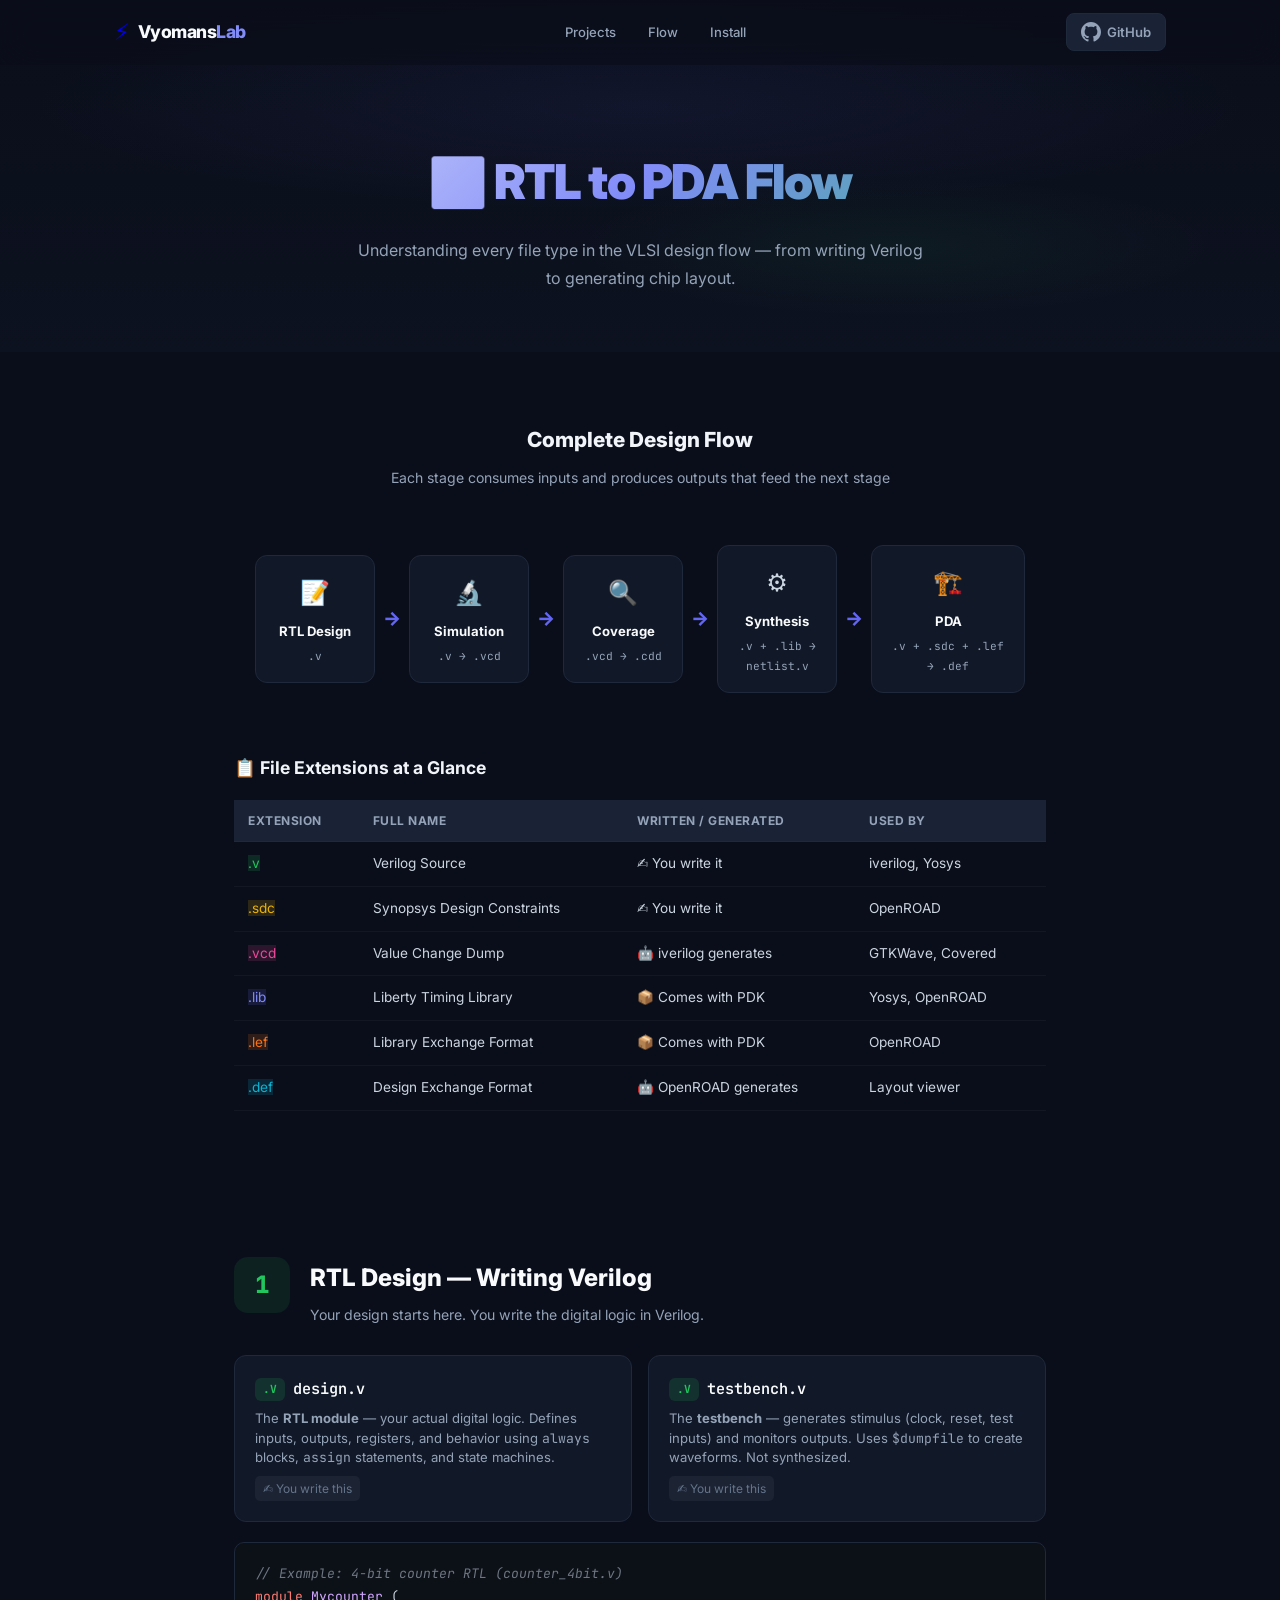
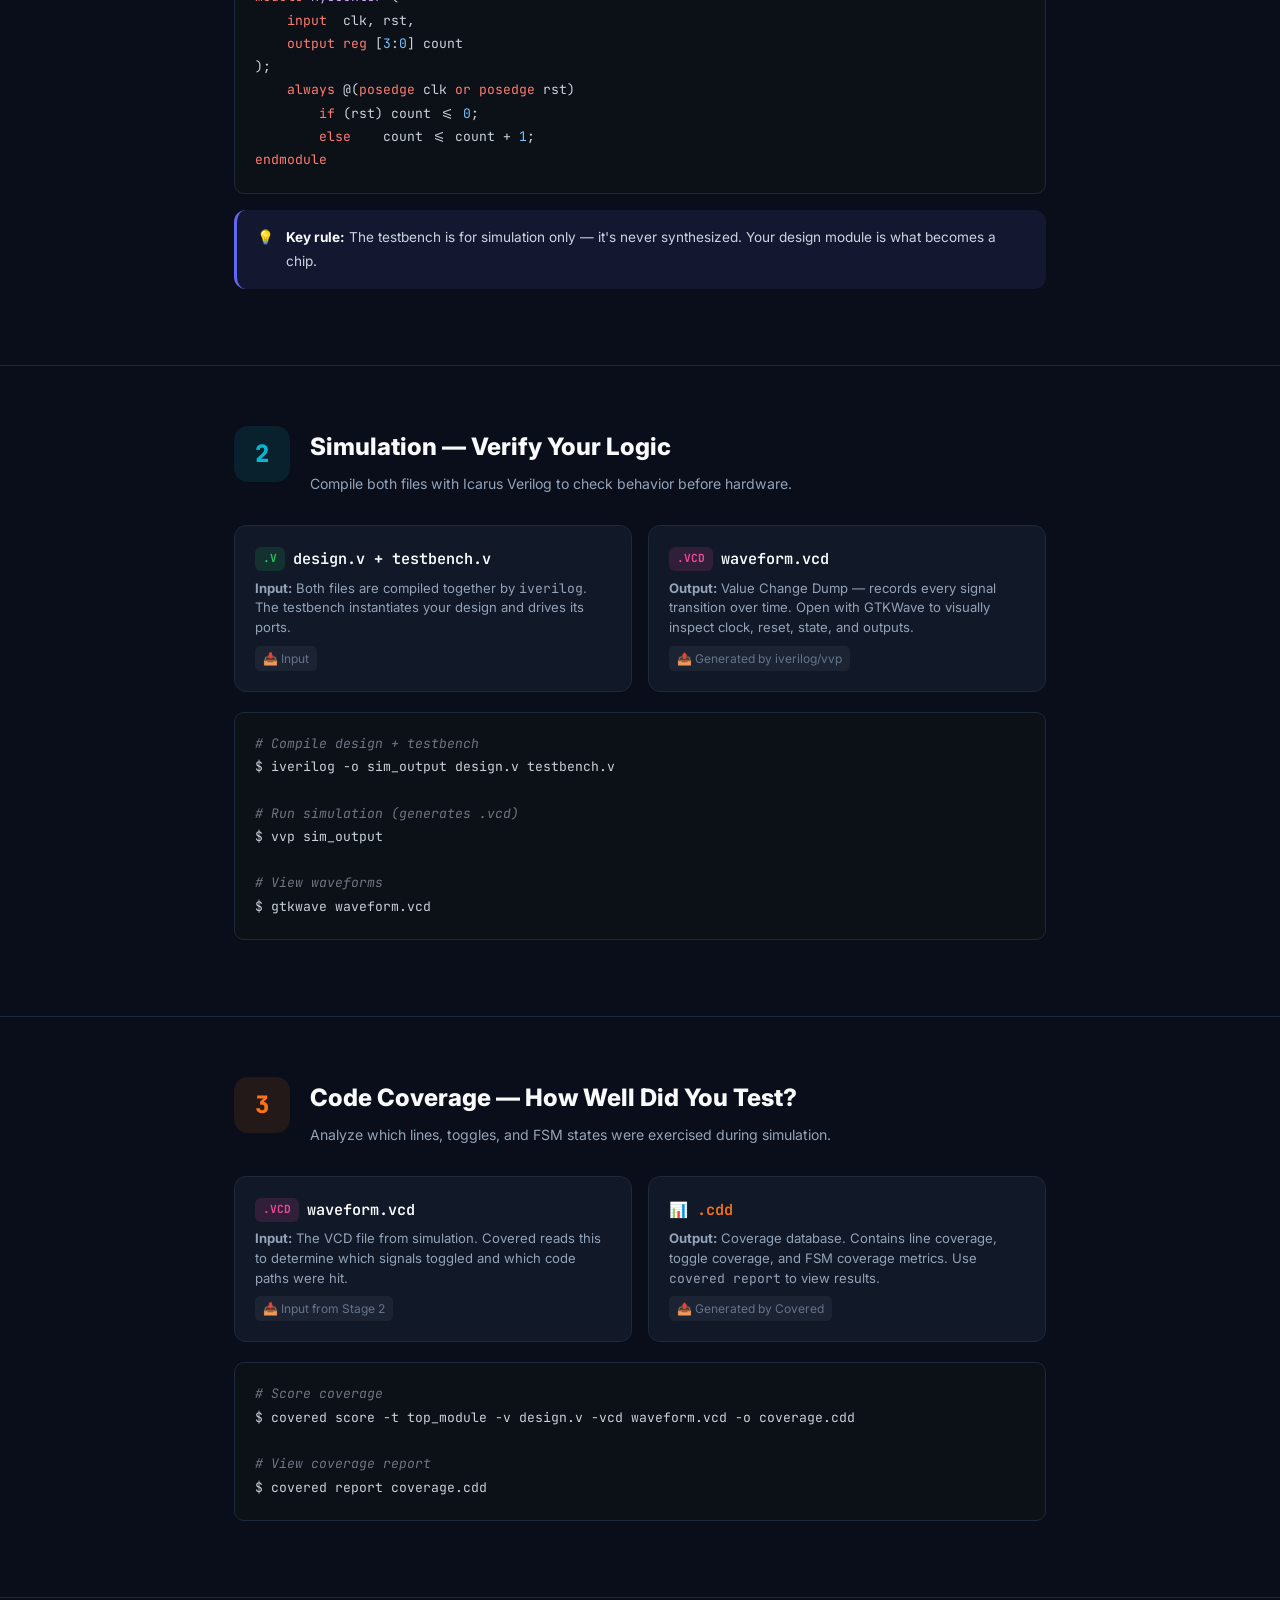
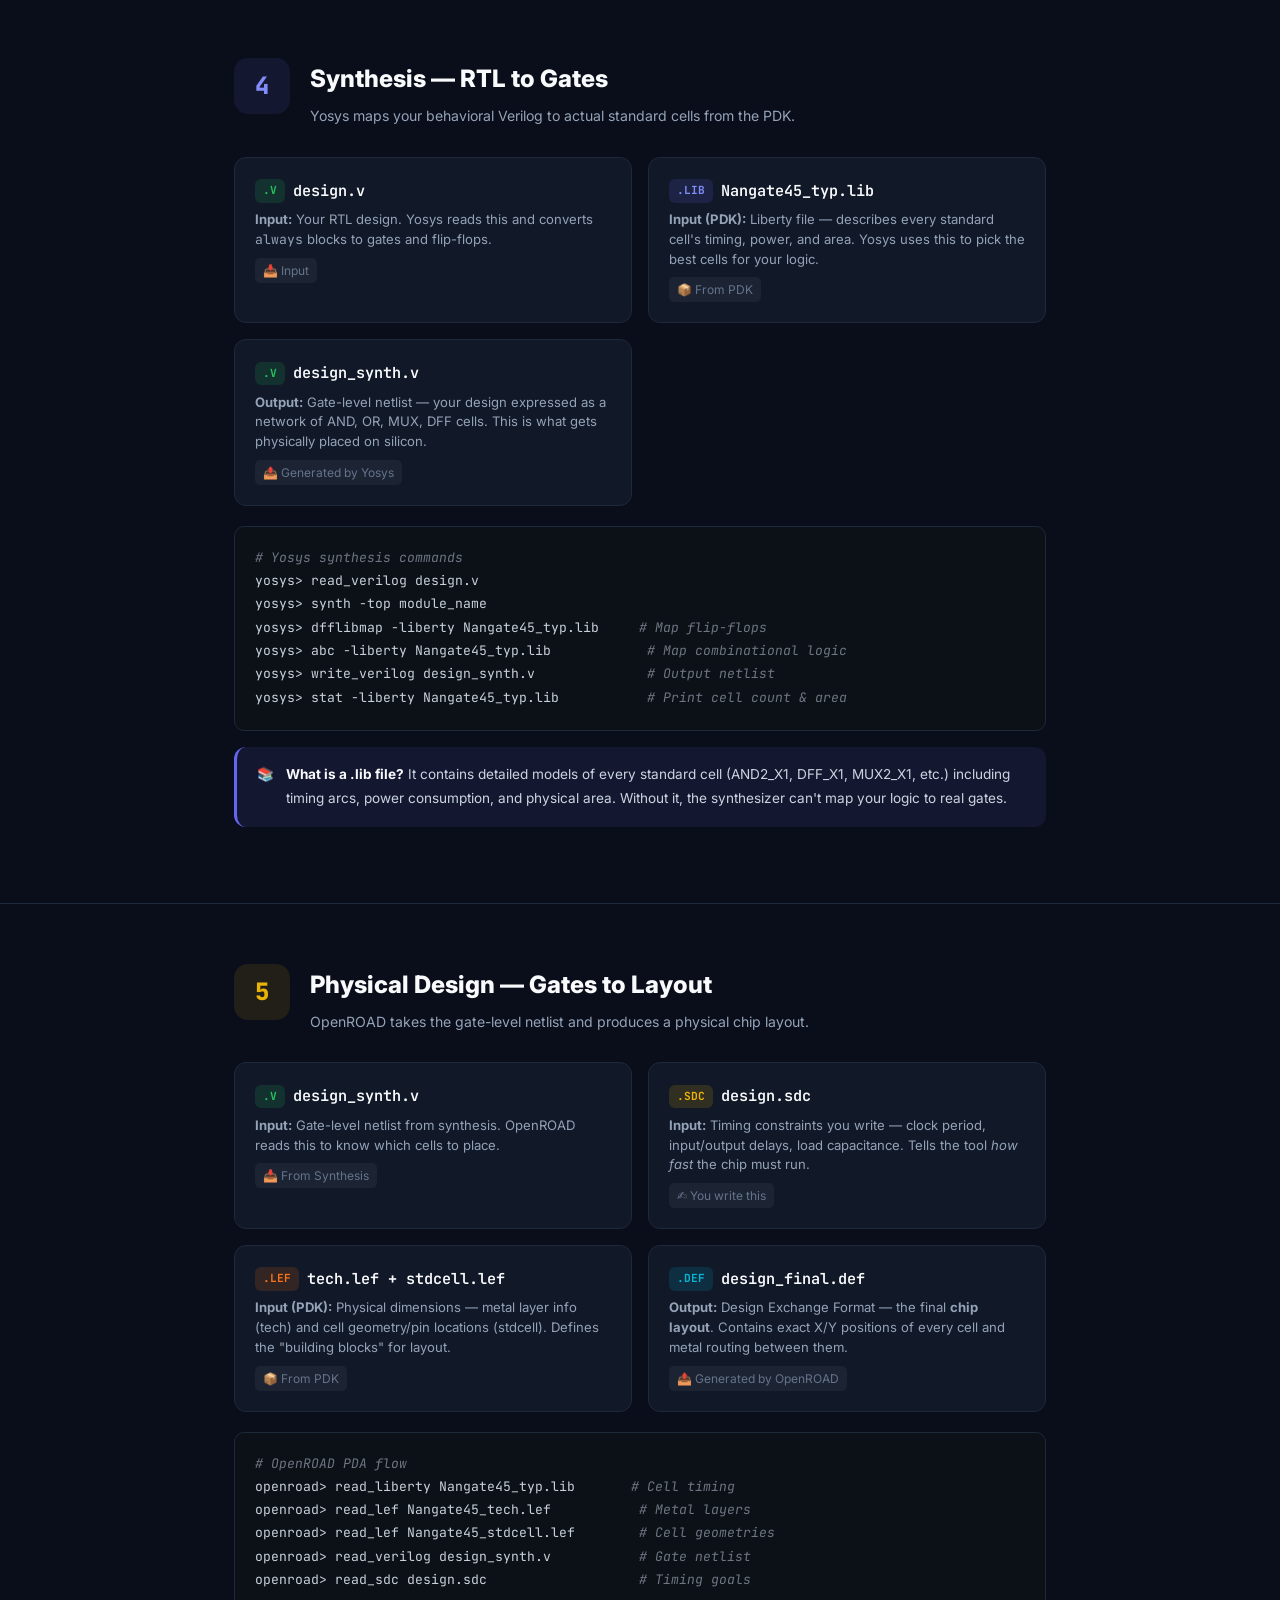
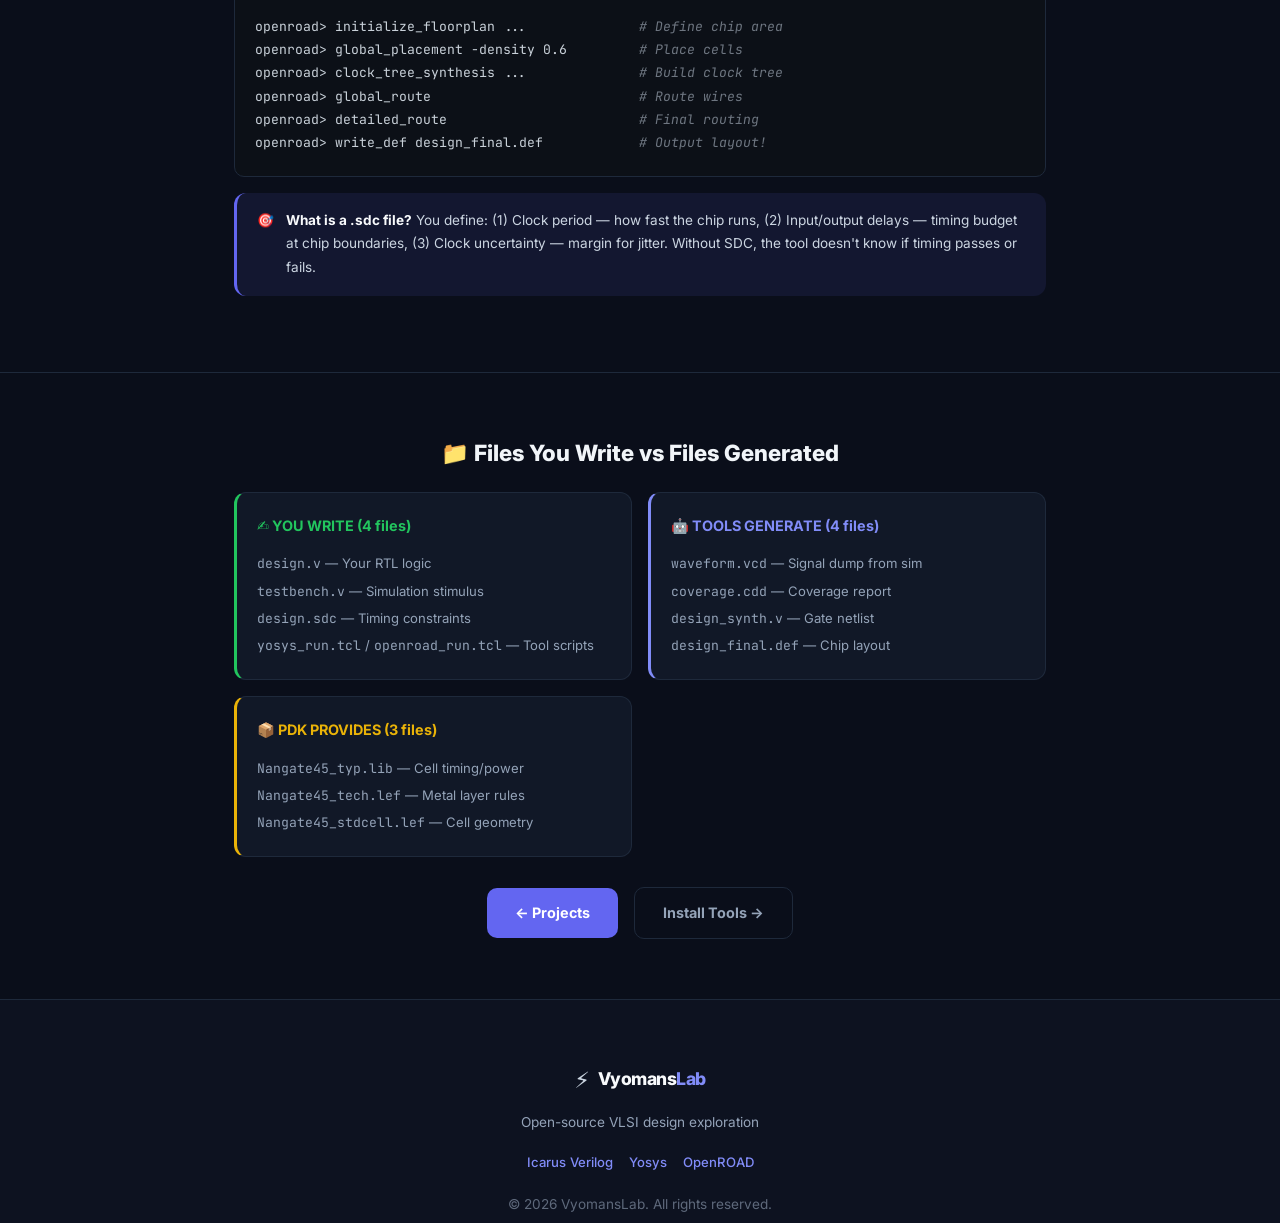
<file: rtl-to-pda.html>
<!DOCTYPE html>
<html lang="en">

<head>
    <meta charset="UTF-8">
    <meta name="viewport" content="width=device-width, initial-scale=1.0">
    <title>RTL to PDA Flow — VyomansLab</title>
    <meta name="description"
        content="Complete VLSI design flow from RTL to Physical Design Automation. Learn how Verilog and SDC files are processed through simulation, synthesis, and layout.">
    <link rel="preconnect" href="https://fonts.googleapis.com">
    <link
        href="https://fonts.googleapis.com/css2?family=Inter:wght@400;500;600;700;800;900&family=JetBrains+Mono:wght@400;500&display=swap"
        rel="stylesheet">
    <link rel="stylesheet" href="style.css">
    <style>
        .flow-hero {
            padding: 140px 24px 60px;
            text-align: center;
            position: relative;
            overflow: hidden;
        }

        .flow-hero .hero-bg {
            position: absolute;
            inset: 0;
            background: radial-gradient(ellipse 80% 50% at 50% 30%, rgba(99, 102, 241, 0.08) 0%, transparent 60%), radial-gradient(ellipse 50% 40% at 70% 70%, rgba(34, 197, 94, 0.06) 0%, transparent 50%), linear-gradient(180deg, #0a0e1a 0%, #0d1220 100%);
        }

        .flow-hero h1 {
            position: relative;
            font-size: clamp(2rem, 5vw, 3rem);
            font-weight: 900;
            letter-spacing: -1.5px;
            background: linear-gradient(135deg, #f8fafc 0%, #818cf8 50%, #22c55e 100%);
            -webkit-background-clip: text;
            -webkit-text-fill-color: transparent;
            background-clip: text;
            margin-bottom: 12px;
        }

        .flow-hero p {
            position: relative;
            color: #94a3b8;
            font-size: 1rem;
            max-width: 580px;
            margin: 0 auto;
        }

        /* Stage sections */
        .stage {
            padding: 60px 0;
            border-bottom: 1px solid var(--border);
        }

        .stage:last-of-type {
            border-bottom: none;
        }

        .stage-header {
            display: flex;
            align-items: flex-start;
            gap: 20px;
            margin-bottom: 28px;
        }

        .stage-num {
            width: 56px;
            height: 56px;
            border-radius: 14px;
            display: flex;
            align-items: center;
            justify-content: center;
            font-size: 1.5rem;
            font-weight: 800;
            flex-shrink: 0;
            font-family: 'JetBrains Mono', monospace;
        }

        .stage-num.rtl {
            background: rgba(34, 197, 94, 0.1);
            color: #22c55e;
        }

        .stage-num.sim {
            background: rgba(6, 182, 212, 0.1);
            color: #06b6d4;
        }

        .stage-num.cov {
            background: rgba(249, 115, 22, 0.1);
            color: #f97316;
        }

        .stage-num.syn {
            background: rgba(99, 102, 241, 0.1);
            color: #818cf8;
        }

        .stage-num.pda {
            background: rgba(234, 179, 8, 0.1);
            color: #eab308;
        }

        .stage-header h2 {
            font-size: 1.5rem;
            font-weight: 800;
            color: var(--text-white);
            margin-bottom: 4px;
        }

        .stage-header .stage-sub {
            font-size: 0.88rem;
            color: var(--text-dim);
        }

        /* File cards */
        .file-grid {
            display: grid;
            grid-template-columns: repeat(auto-fill, minmax(280px, 1fr));
            gap: 16px;
            margin: 20px 0;
        }

        .file-card {
            background: var(--surface);
            border: 1px solid var(--border);
            border-radius: 12px;
            padding: 20px;
            transition: all 0.3s;
        }

        .file-card:hover {
            border-color: #334155;
            transform: translateY(-2px);
        }

        .file-card .fc-name {
            font-family: 'JetBrains Mono', monospace;
            font-size: 0.95rem;
            font-weight: 600;
            color: var(--text-white);
            margin-bottom: 6px;
            display: flex;
            align-items: center;
            gap: 8px;
        }

        .file-card .fc-ext {
            font-size: 0.7rem;
            padding: 2px 8px;
            border-radius: 6px;
            font-weight: 700;
            text-transform: uppercase;
        }

        .fc-ext.v {
            background: rgba(34, 197, 94, 0.15);
            color: #22c55e;
        }

        .fc-ext.sdc {
            background: rgba(234, 179, 8, 0.15);
            color: #eab308;
        }

        .fc-ext.lib {
            background: rgba(99, 102, 241, 0.15);
            color: #818cf8;
        }

        .fc-ext.lef {
            background: rgba(249, 115, 22, 0.15);
            color: #f97316;
        }

        .fc-ext.def {
            background: rgba(6, 182, 212, 0.15);
            color: #06b6d4;
        }

        .fc-ext.vcd {
            background: rgba(236, 72, 153, 0.15);
            color: #ec4899;
        }

        .file-card .fc-desc {
            font-size: 0.82rem;
            color: var(--text-dim);
            line-height: 1.5;
        }

        .file-card .fc-role {
            font-size: 0.75rem;
            color: #64748b;
            margin-top: 8px;
            display: flex;
            align-items: center;
            gap: 6px;
        }

        .file-card .fc-role span {
            padding: 2px 8px;
            border-radius: 5px;
            background: rgba(148, 163, 184, 0.08);
        }

        /* Code block */
        .code-block {
            background: #0c1017;
            border: 1px solid var(--border);
            border-radius: 10px;
            padding: 20px;
            margin: 16px 0;
            font-size: 0.82rem;
            line-height: 1.7;
            overflow-x: auto;
        }

        .code-block code {
            color: #c9d1d9;
        }

        /* Info callout */
        .info-box {
            display: flex;
            gap: 12px;
            padding: 16px 20px;
            border-radius: 12px;
            margin: 16px 0;
            font-size: 0.85rem;
            background: var(--accent-soft);
            border-left: 3px solid var(--accent);
        }

        .info-box strong {
            color: var(--text-white);
        }

        /* Flow diagram */
        .flow-diagram {
            display: flex;
            align-items: center;
            justify-content: center;
            gap: 0;
            flex-wrap: wrap;
            padding: 30px 0;
        }

        .fd-node {
            background: var(--surface);
            border: 1px solid var(--border);
            border-radius: 12px;
            padding: 16px 20px;
            text-align: center;
            min-width: 120px;
            transition: all 0.3s;
        }

        .fd-node:hover {
            border-color: var(--accent);
            transform: translateY(-3px);
        }

        .fd-node .fd-icon {
            font-size: 1.5rem;
            margin-bottom: 6px;
        }

        .fd-node .fd-label {
            font-size: 0.82rem;
            font-weight: 700;
            color: var(--text-white);
        }

        .fd-node .fd-files {
            font-size: 0.7rem;
            color: var(--text-dim);
            margin-top: 4px;
            font-family: 'JetBrains Mono', monospace;
        }

        .fd-arrow {
            color: var(--accent);
            font-size: 1.2rem;
            padding: 0 8px;
            font-weight: 800;
        }

        /* Table */
        .ext-table {
            width: 100%;
            border-collapse: collapse;
            margin: 16px 0;
            font-size: 0.85rem;
        }

        .ext-table th {
            text-align: left;
            padding: 10px 14px;
            font-weight: 700;
            color: var(--text-dim);
            text-transform: uppercase;
            letter-spacing: 0.5px;
            font-size: 0.75rem;
            border-bottom: 1px solid var(--border);
        }

        .ext-table td {
            padding: 10px 14px;
            border-bottom: 1px solid rgba(148, 163, 184, 0.06);
            color: #cbd5e1;
        }

        .ext-table tr:hover td {
            background: rgba(99, 102, 241, 0.03);
        }

        @media (max-width: 600px) {
            .flow-diagram {
                flex-direction: column;
            }

            .fd-arrow {
                transform: rotate(90deg);
            }
        }
    </style>
</head>

<body>

    <!-- NAV -->
    <nav class="nav">
        <div class="nav-inner">
            <a href="index.html" class="logo">
                <span class="logo-icon">⚡</span>
                <span class="logo-text">Vyomans<span class="accent">Lab</span></span>
            </a>
            <button class="hamburger" aria-label="Menu"><span></span><span></span><span></span></button>
            <div class="nav-links">
                <a href="index.html">Projects</a>
                <a href="rtl-to-pda.html" class="active">Flow</a>
                <a href="install.html">Install</a>
            </div>
            <a href="https://github.com/manuvamsi/vyomanslab-codes" class="gh-btn" target="_blank">
                <svg width="20" height="20" viewBox="0 0 24 24" fill="currentColor">
                    <path
                        d="M12 0c-6.626 0-12 5.373-12 12 0 5.302 3.438 9.8 8.207 11.387.599.111.793-.261.793-.577v-2.234c-3.338.726-4.033-1.416-4.033-1.416-.546-1.387-1.333-1.756-1.333-1.756-1.089-.745.083-.729.083-.729 1.205.084 1.839 1.237 1.839 1.237 1.07 1.834 2.807 1.304 3.492.997.107-.775.418-1.305.762-1.604-2.665-.305-5.467-1.334-5.467-5.931 0-1.311.469-2.381 1.236-3.221-.124-.303-.535-1.524.117-3.176 0 0 1.008-.322 3.301 1.23.957-.266 1.983-.399 3.003-.404 1.02.005 2.047.138 3.006.404 2.291-1.552 3.297-1.23 3.297-1.23.653 1.653.242 2.874.118 3.176.77.84 1.235 1.911 1.235 3.221 0 4.609-2.807 5.624-5.479 5.921.43.372.823 1.102.823 2.222v3.293c0 .319.192.694.801.576 4.765-1.589 8.199-6.086 8.199-11.386 0-6.627-5.373-12-12-12z" />
                </svg>
                GitHub
            </a>
        </div>
    </nav>

    <!-- HERO -->
    <section class="flow-hero">
        <div class="hero-bg"></div>
        <h1>🔄 RTL to PDA Flow</h1>
        <p>Understanding every file type in the VLSI design flow — from writing Verilog to generating chip layout.</p>
    </section>

    <!-- FLOW OVERVIEW DIAGRAM -->
    <section class="section">
        <div class="container">
            <h2 style="text-align:center; font-size:1.3rem; font-weight:800; color:#f1f5f9; margin-bottom:8px;">Complete
                Design Flow</h2>
            <p style="text-align:center; color:#94a3b8; font-size:0.88rem; margin-bottom:24px;">Each stage consumes
                inputs and produces outputs that feed the next stage</p>

            <div class="flow-diagram">
                <div class="fd-node">
                    <div class="fd-icon">📝</div>
                    <div class="fd-label">RTL Design</div>
                    <div class="fd-files">.v</div>
                </div>
                <div class="fd-arrow">→</div>
                <div class="fd-node">
                    <div class="fd-icon">🔬</div>
                    <div class="fd-label">Simulation</div>
                    <div class="fd-files">.v → .vcd</div>
                </div>
                <div class="fd-arrow">→</div>
                <div class="fd-node">
                    <div class="fd-icon">🔍</div>
                    <div class="fd-label">Coverage</div>
                    <div class="fd-files">.vcd → .cdd</div>
                </div>
                <div class="fd-arrow">→</div>
                <div class="fd-node">
                    <div class="fd-icon">⚙️</div>
                    <div class="fd-label">Synthesis</div>
                    <div class="fd-files">.v + .lib →<br>netlist.v</div>
                </div>
                <div class="fd-arrow">→</div>
                <div class="fd-node">
                    <div class="fd-icon">🏗️</div>
                    <div class="fd-label">PDA</div>
                    <div class="fd-files">.v + .sdc + .lef<br>→ .def</div>
                </div>
            </div>

            <!-- File Extensions Summary -->
            <div style="margin-top: 30px;">
                <h3 style="font-size:1.1rem; font-weight:700; color:#f1f5f9; margin-bottom:12px;">📋 File Extensions at
                    a Glance</h3>
                <table class="ext-table">
                    <thead>
                        <tr>
                            <th>Extension</th>
                            <th>Full Name</th>
                            <th>Written / Generated</th>
                            <th>Used By</th>
                        </tr>
                    </thead>
                    <tbody>
                        <tr>
                            <td><span class="fc-ext v">.v</span></td>
                            <td>Verilog Source</td>
                            <td>✍️ You write it</td>
                            <td>iverilog, Yosys</td>
                        </tr>
                        <tr>
                            <td><span class="fc-ext sdc">.sdc</span></td>
                            <td>Synopsys Design Constraints</td>
                            <td>✍️ You write it</td>
                            <td>OpenROAD</td>
                        </tr>
                        <tr>
                            <td><span class="fc-ext vcd">.vcd</span></td>
                            <td>Value Change Dump</td>
                            <td>🤖 iverilog generates</td>
                            <td>GTKWave, Covered</td>
                        </tr>
                        <tr>
                            <td><span class="fc-ext lib">.lib</span></td>
                            <td>Liberty Timing Library</td>
                            <td>📦 Comes with PDK</td>
                            <td>Yosys, OpenROAD</td>
                        </tr>
                        <tr>
                            <td><span class="fc-ext lef">.lef</span></td>
                            <td>Library Exchange Format</td>
                            <td>📦 Comes with PDK</td>
                            <td>OpenROAD</td>
                        </tr>
                        <tr>
                            <td><span class="fc-ext def">.def</span></td>
                            <td>Design Exchange Format</td>
                            <td>🤖 OpenROAD generates</td>
                            <td>Layout viewer</td>
                        </tr>
                    </tbody>
                </table>
            </div>
        </div>
    </section>

    <!-- STAGE 1: RTL DESIGN -->
    <section class="stage" id="rtl">
        <div class="container">
            <div class="stage-header">
                <div class="stage-num rtl">1</div>
                <div>
                    <h2>RTL Design — Writing Verilog</h2>
                    <div class="stage-sub">Your design starts here. You write the digital logic in Verilog.</div>
                </div>
            </div>

            <div class="file-grid">
                <div class="file-card">
                    <div class="fc-name"><span class="fc-ext v">.v</span> design.v</div>
                    <div class="fc-desc">The <strong>RTL module</strong> — your actual digital logic. Defines inputs,
                        outputs, registers, and behavior using <code>always</code> blocks, <code>assign</code>
                        statements, and state machines.</div>
                    <div class="fc-role"><span>✍️ You write this</span></div>
                </div>
                <div class="file-card">
                    <div class="fc-name"><span class="fc-ext v">.v</span> testbench.v</div>
                    <div class="fc-desc">The <strong>testbench</strong> — generates stimulus (clock, reset, test inputs)
                        and monitors outputs. Uses <code>$dumpfile</code> to create waveforms. Not synthesized.</div>
                    <div class="fc-role"><span>✍️ You write this</span></div>
                </div>
            </div>

            <pre class="code-block"><code><span class="cm">// Example: 4-bit counter RTL (counter_4bit.v)</span>
<span class="kw">module</span> <span class="fn">Mycounter</span> (
    <span class="kw">input</span>  clk, rst,
    <span class="kw">output reg</span> [<span class="num">3</span>:<span class="num">0</span>] count
);
    <span class="kw">always</span> @(<span class="kw">posedge</span> clk <span class="kw">or posedge</span> rst)
        <span class="kw">if</span> (rst) count &lt;= <span class="num">0</span>;
        <span class="kw">else</span>    count &lt;= count + <span class="num">1</span>;
<span class="kw">endmodule</span></code></pre>

            <div class="info-box">
                <span>💡</span>
                <div><strong>Key rule:</strong> The testbench is for simulation only — it's never synthesized. Your
                    design module is what becomes a chip.</div>
            </div>
        </div>
    </section>

    <!-- STAGE 2: SIMULATION -->
    <section class="stage" id="simulation">
        <div class="container">
            <div class="stage-header">
                <div class="stage-num sim">2</div>
                <div>
                    <h2>Simulation — Verify Your Logic</h2>
                    <div class="stage-sub">Compile both files with Icarus Verilog to check behavior before hardware.
                    </div>
                </div>
            </div>

            <div class="file-grid">
                <div class="file-card">
                    <div class="fc-name"><span class="fc-ext v">.v</span> design.v + testbench.v</div>
                    <div class="fc-desc"><strong>Input:</strong> Both files are compiled together by
                        <code>iverilog</code>. The testbench instantiates your design and drives its ports.</div>
                    <div class="fc-role"><span>📥 Input</span></div>
                </div>
                <div class="file-card">
                    <div class="fc-name"><span class="fc-ext vcd">.vcd</span> waveform.vcd</div>
                    <div class="fc-desc"><strong>Output:</strong> Value Change Dump — records every signal transition
                        over time. Open with GTKWave to visually inspect clock, reset, state, and outputs.</div>
                    <div class="fc-role"><span>📤 Generated by iverilog/vvp</span></div>
                </div>
            </div>

            <pre class="code-block"><code><span class="cm"># Compile design + testbench</span>
$ iverilog -o sim_output design.v testbench.v

<span class="cm"># Run simulation (generates .vcd)</span>
$ vvp sim_output

<span class="cm"># View waveforms</span>
$ gtkwave waveform.vcd</code></pre>
        </div>
    </section>

    <!-- STAGE 3: COVERAGE -->
    <section class="stage" id="coverage">
        <div class="container">
            <div class="stage-header">
                <div class="stage-num cov">3</div>
                <div>
                    <h2>Code Coverage — How Well Did You Test?</h2>
                    <div class="stage-sub">Analyze which lines, toggles, and FSM states were exercised during
                        simulation.</div>
                </div>
            </div>

            <div class="file-grid">
                <div class="file-card">
                    <div class="fc-name"><span class="fc-ext vcd">.vcd</span> waveform.vcd</div>
                    <div class="fc-desc"><strong>Input:</strong> The VCD file from simulation. Covered reads this to
                        determine which signals toggled and which code paths were hit.</div>
                    <div class="fc-role"><span>📥 Input from Stage 2</span></div>
                </div>
                <div class="file-card">
                    <div class="fc-name" style="color:#f97316;">📊 .cdd</div>
                    <div class="fc-desc"><strong>Output:</strong> Coverage database. Contains line coverage, toggle
                        coverage, and FSM coverage metrics. Use <code>covered report</code> to view results.</div>
                    <div class="fc-role"><span>📤 Generated by Covered</span></div>
                </div>
            </div>

            <pre class="code-block"><code><span class="cm"># Score coverage</span>
$ covered score -t top_module -v design.v -vcd waveform.vcd -o coverage.cdd

<span class="cm"># View coverage report</span>
$ covered report coverage.cdd</code></pre>
        </div>
    </section>

    <!-- STAGE 4: SYNTHESIS -->
    <section class="stage" id="synthesis">
        <div class="container">
            <div class="stage-header">
                <div class="stage-num syn">4</div>
                <div>
                    <h2>Synthesis — RTL to Gates</h2>
                    <div class="stage-sub">Yosys maps your behavioral Verilog to actual standard cells from the PDK.
                    </div>
                </div>
            </div>

            <div class="file-grid">
                <div class="file-card">
                    <div class="fc-name"><span class="fc-ext v">.v</span> design.v</div>
                    <div class="fc-desc"><strong>Input:</strong> Your RTL design. Yosys reads this and converts
                        <code>always</code> blocks to gates and flip-flops.</div>
                    <div class="fc-role"><span>📥 Input</span></div>
                </div>
                <div class="file-card">
                    <div class="fc-name"><span class="fc-ext lib">.lib</span> Nangate45_typ.lib</div>
                    <div class="fc-desc"><strong>Input (PDK):</strong> Liberty file — describes every standard cell's
                        timing, power, and area. Yosys uses this to pick the best cells for your logic.</div>
                    <div class="fc-role"><span>📦 From PDK</span></div>
                </div>
                <div class="file-card">
                    <div class="fc-name"><span class="fc-ext v">.v</span> design_synth.v</div>
                    <div class="fc-desc"><strong>Output:</strong> Gate-level netlist — your design expressed as a
                        network of AND, OR, MUX, DFF cells. This is what gets physically placed on silicon.</div>
                    <div class="fc-role"><span>📤 Generated by Yosys</span></div>
                </div>
            </div>

            <pre class="code-block"><code><span class="cm"># Yosys synthesis commands</span>
yosys> read_verilog design.v
yosys> synth -top module_name
yosys> dfflibmap -liberty Nangate45_typ.lib     <span class="cm"># Map flip-flops</span>
yosys> abc -liberty Nangate45_typ.lib            <span class="cm"># Map combinational logic</span>
yosys> write_verilog design_synth.v              <span class="cm"># Output netlist</span>
yosys> stat -liberty Nangate45_typ.lib           <span class="cm"># Print cell count & area</span></code></pre>

            <div class="info-box">
                <span>📚</span>
                <div><strong>What is a .lib file?</strong> It contains detailed models of every standard cell (AND2_X1,
                    DFF_X1, MUX2_X1, etc.) including timing arcs, power consumption, and physical area. Without it, the
                    synthesizer can't map your logic to real gates.</div>
            </div>
        </div>
    </section>

    <!-- STAGE 5: PDA -->
    <section class="stage" id="pda">
        <div class="container">
            <div class="stage-header">
                <div class="stage-num pda">5</div>
                <div>
                    <h2>Physical Design — Gates to Layout</h2>
                    <div class="stage-sub">OpenROAD takes the gate-level netlist and produces a physical chip layout.
                    </div>
                </div>
            </div>

            <div class="file-grid">
                <div class="file-card">
                    <div class="fc-name"><span class="fc-ext v">.v</span> design_synth.v</div>
                    <div class="fc-desc"><strong>Input:</strong> Gate-level netlist from synthesis. OpenROAD reads this
                        to know which cells to place.</div>
                    <div class="fc-role"><span>📥 From Synthesis</span></div>
                </div>
                <div class="file-card">
                    <div class="fc-name"><span class="fc-ext sdc">.sdc</span> design.sdc</div>
                    <div class="fc-desc"><strong>Input:</strong> Timing constraints you write — clock period,
                        input/output delays, load capacitance. Tells the tool <em>how fast</em> the chip must run.</div>
                    <div class="fc-role"><span>✍️ You write this</span></div>
                </div>
                <div class="file-card">
                    <div class="fc-name"><span class="fc-ext lef">.lef</span> tech.lef + stdcell.lef</div>
                    <div class="fc-desc"><strong>Input (PDK):</strong> Physical dimensions — metal layer info (tech) and
                        cell geometry/pin locations (stdcell). Defines the "building blocks" for layout.</div>
                    <div class="fc-role"><span>📦 From PDK</span></div>
                </div>
                <div class="file-card">
                    <div class="fc-name"><span class="fc-ext def">.def</span> design_final.def</div>
                    <div class="fc-desc"><strong>Output:</strong> Design Exchange Format — the final <strong>chip
                            layout</strong>. Contains exact X/Y positions of every cell and metal routing between them.
                    </div>
                    <div class="fc-role"><span>📤 Generated by OpenROAD</span></div>
                </div>
            </div>

            <pre class="code-block"><code><span class="cm"># OpenROAD PDA flow</span>
openroad> read_liberty Nangate45_typ.lib       <span class="cm"># Cell timing</span>
openroad> read_lef Nangate45_tech.lef           <span class="cm"># Metal layers</span>
openroad> read_lef Nangate45_stdcell.lef        <span class="cm"># Cell geometries</span>
openroad> read_verilog design_synth.v           <span class="cm"># Gate netlist</span>
openroad> read_sdc design.sdc                   <span class="cm"># Timing goals</span>

openroad> initialize_floorplan ...              <span class="cm"># Define chip area</span>
openroad> global_placement -density 0.6         <span class="cm"># Place cells</span>
openroad> clock_tree_synthesis ...              <span class="cm"># Build clock tree</span>
openroad> global_route                          <span class="cm"># Route wires</span>
openroad> detailed_route                        <span class="cm"># Final routing</span>
openroad> write_def design_final.def            <span class="cm"># Output layout!</span></code></pre>

            <div class="info-box">
                <span>🎯</span>
                <div><strong>What is a .sdc file?</strong> You define: (1) Clock period — how fast the chip runs, (2)
                    Input/output delays — timing budget at chip boundaries, (3) Clock uncertainty — margin for jitter.
                    Without SDC, the tool doesn't know if timing passes or fails.</div>
            </div>
        </div>
    </section>

    <!-- SUMMARY -->
    <section class="section" style="padding: 60px 0;">
        <div class="container">
            <h2 style="text-align:center; font-size:1.4rem; font-weight:800; color:#f1f5f9; margin-bottom:20px;">📁
                Files You Write vs Files Generated</h2>

            <div class="file-grid">
                <div class="file-card" style="border-left: 3px solid #22c55e;">
                    <h3 style="color:#22c55e; font-size:0.9rem; font-weight:700; margin-bottom:12px;">✍️ YOU WRITE (4
                        files)</h3>
                    <div class="fc-desc" style="line-height:2;">
                        <code>design.v</code> — Your RTL logic<br>
                        <code>testbench.v</code> — Simulation stimulus<br>
                        <code>design.sdc</code> — Timing constraints<br>
                        <code>yosys_run.tcl</code> / <code>openroad_run.tcl</code> — Tool scripts
                    </div>
                </div>
                <div class="file-card" style="border-left: 3px solid #818cf8;">
                    <h3 style="color:#818cf8; font-size:0.9rem; font-weight:700; margin-bottom:12px;">🤖 TOOLS GENERATE
                        (4 files)</h3>
                    <div class="fc-desc" style="line-height:2;">
                        <code>waveform.vcd</code> — Signal dump from sim<br>
                        <code>coverage.cdd</code> — Coverage report<br>
                        <code>design_synth.v</code> — Gate netlist<br>
                        <code>design_final.def</code> — Chip layout
                    </div>
                </div>
                <div class="file-card" style="border-left: 3px solid #eab308;">
                    <h3 style="color:#eab308; font-size:0.9rem; font-weight:700; margin-bottom:12px;">📦 PDK PROVIDES (3
                        files)</h3>
                    <div class="fc-desc" style="line-height:2;">
                        <code>Nangate45_typ.lib</code> — Cell timing/power<br>
                        <code>Nangate45_tech.lef</code> — Metal layer rules<br>
                        <code>Nangate45_stdcell.lef</code> — Cell geometry
                    </div>
                </div>
            </div>

            <div style="text-align:center; margin-top:30px;">
                <a href="index.html"
                    style="display:inline-block; padding:12px 28px; border-radius:10px; background:var(--accent); color:white; text-decoration:none; font-weight:700; font-size:0.9rem; margin-right:12px;">←
                    Projects</a>
                <a href="install.html"
                    style="display:inline-block; padding:12px 28px; border-radius:10px; background: transparent; border: 1px solid var(--border); color: var(--text-dim); text-decoration:none; font-weight:700; font-size:0.9rem;">Install
                    Tools →</a>
            </div>
        </div>
    </section>

    <!-- FOOTER -->
    <footer class="footer">
        <div class="container">
            <div class="footer-brand"><span class="logo-icon">⚡</span><span class="logo-text">Vyomans<span
                        class="accent">Lab</span></span></div>
            <p>Open-source VLSI design exploration</p>
            <div class="footer-links">
                <a href="https://github.com/steveicarus/iverilog" target="_blank">Icarus Verilog</a>
                <a href="https://github.com/YosysHQ/yosys" target="_blank">Yosys</a>
                <a href="https://github.com/The-OpenROAD-Project/OpenROAD" target="_blank">OpenROAD</a>
            </div>
            <p class="copyright">© 2026 VyomansLab. All rights reserved.</p>
        </div>
    </footer>

    <script>
        const nav = document.querySelector('.nav');
        window.addEventListener('scroll', () => nav.classList.toggle('scrolled', window.scrollY > 50));
        const obs = new IntersectionObserver(entries => {
            entries.forEach(e => { if (e.isIntersecting) e.target.classList.add('visible'); });
        }, { threshold: 0.1 });
        document.querySelectorAll('.file-card, .fd-node, .stage-header').forEach(el => obs.observe(el));
    // Hamburger toggle
        const hamburgerBtn = document.querySelector(".hamburger");
        const navLinks = document.querySelector(".nav-links");
        if (hamburgerBtn) {
            hamburgerBtn.addEventListener("click", () => {
                hamburgerBtn.classList.toggle("active");
                navLinks.classList.toggle("open");
            });
            navLinks.querySelectorAll("a").forEach(link => {
                link.addEventListener("click", () => {
                    hamburgerBtn.classList.remove("active");
                    navLinks.classList.remove("open");
                });
            });
        }
    </script>
</body>

</html>
</file>
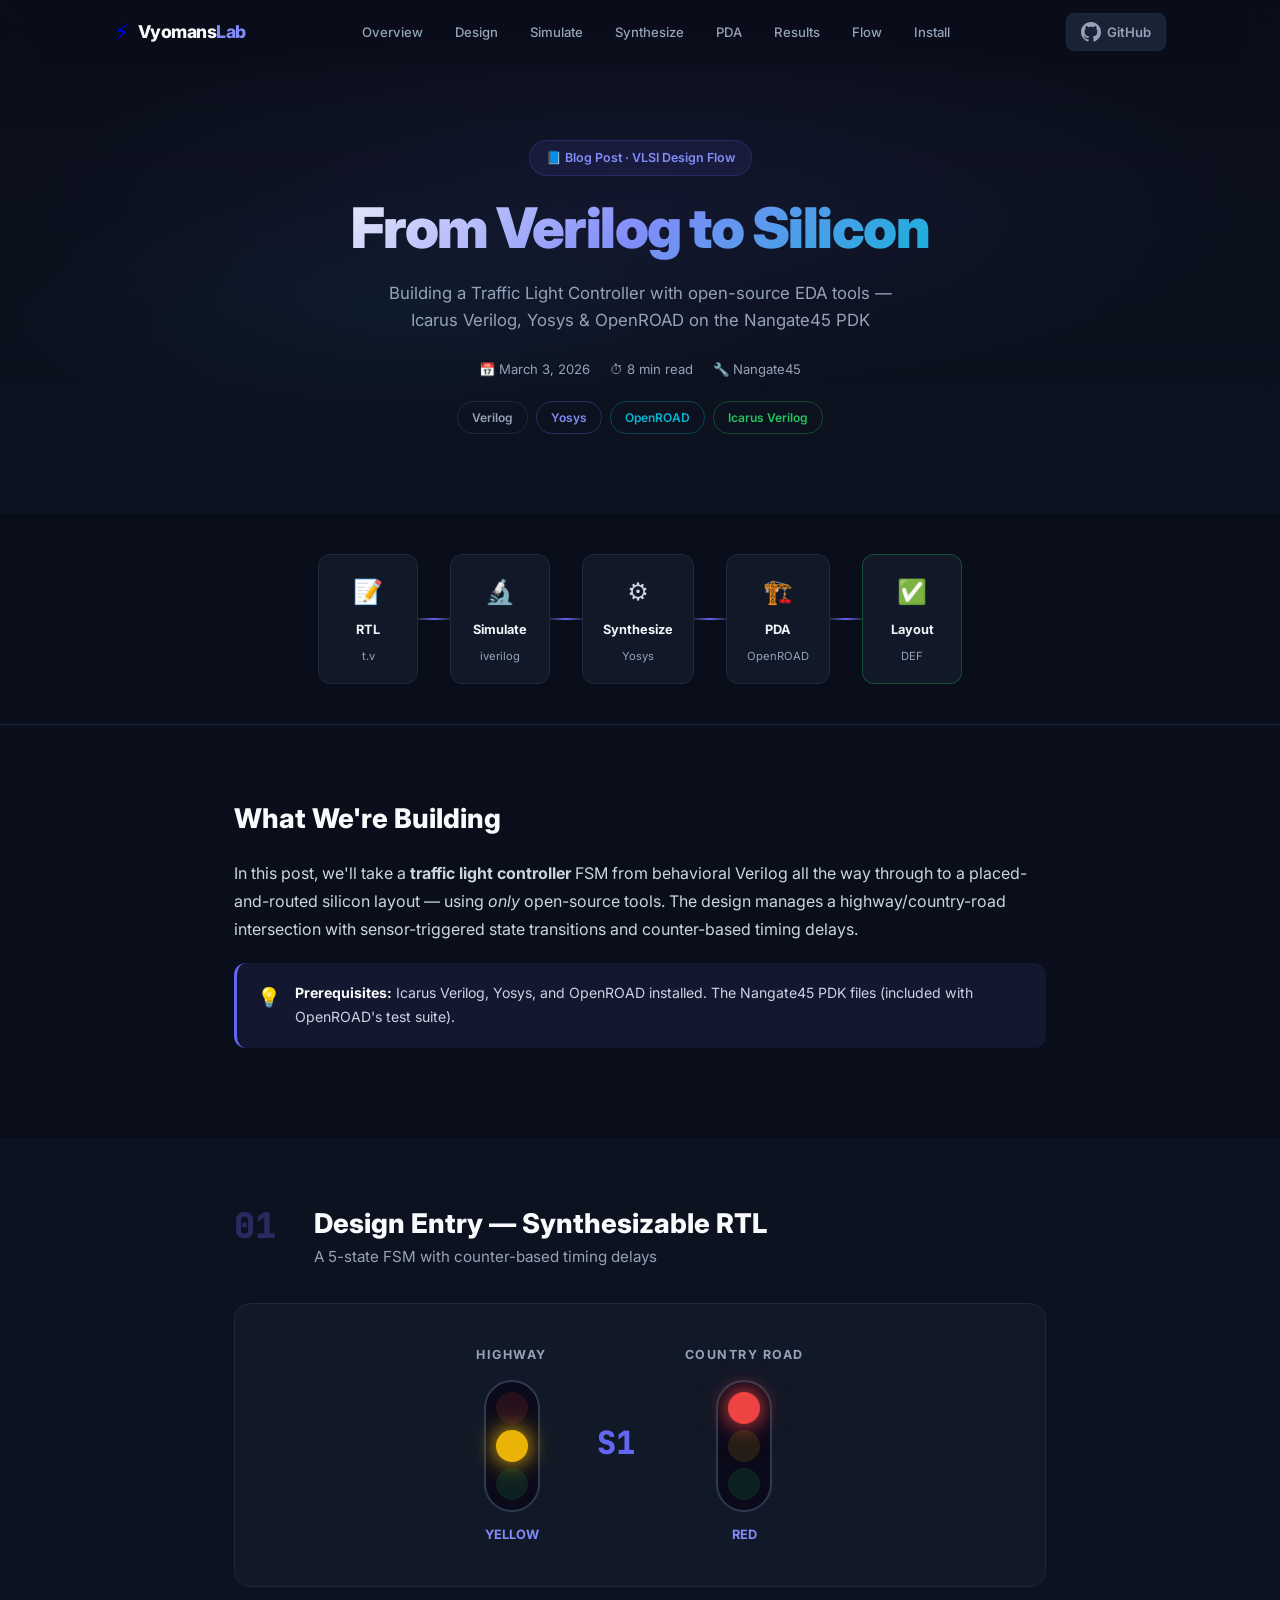
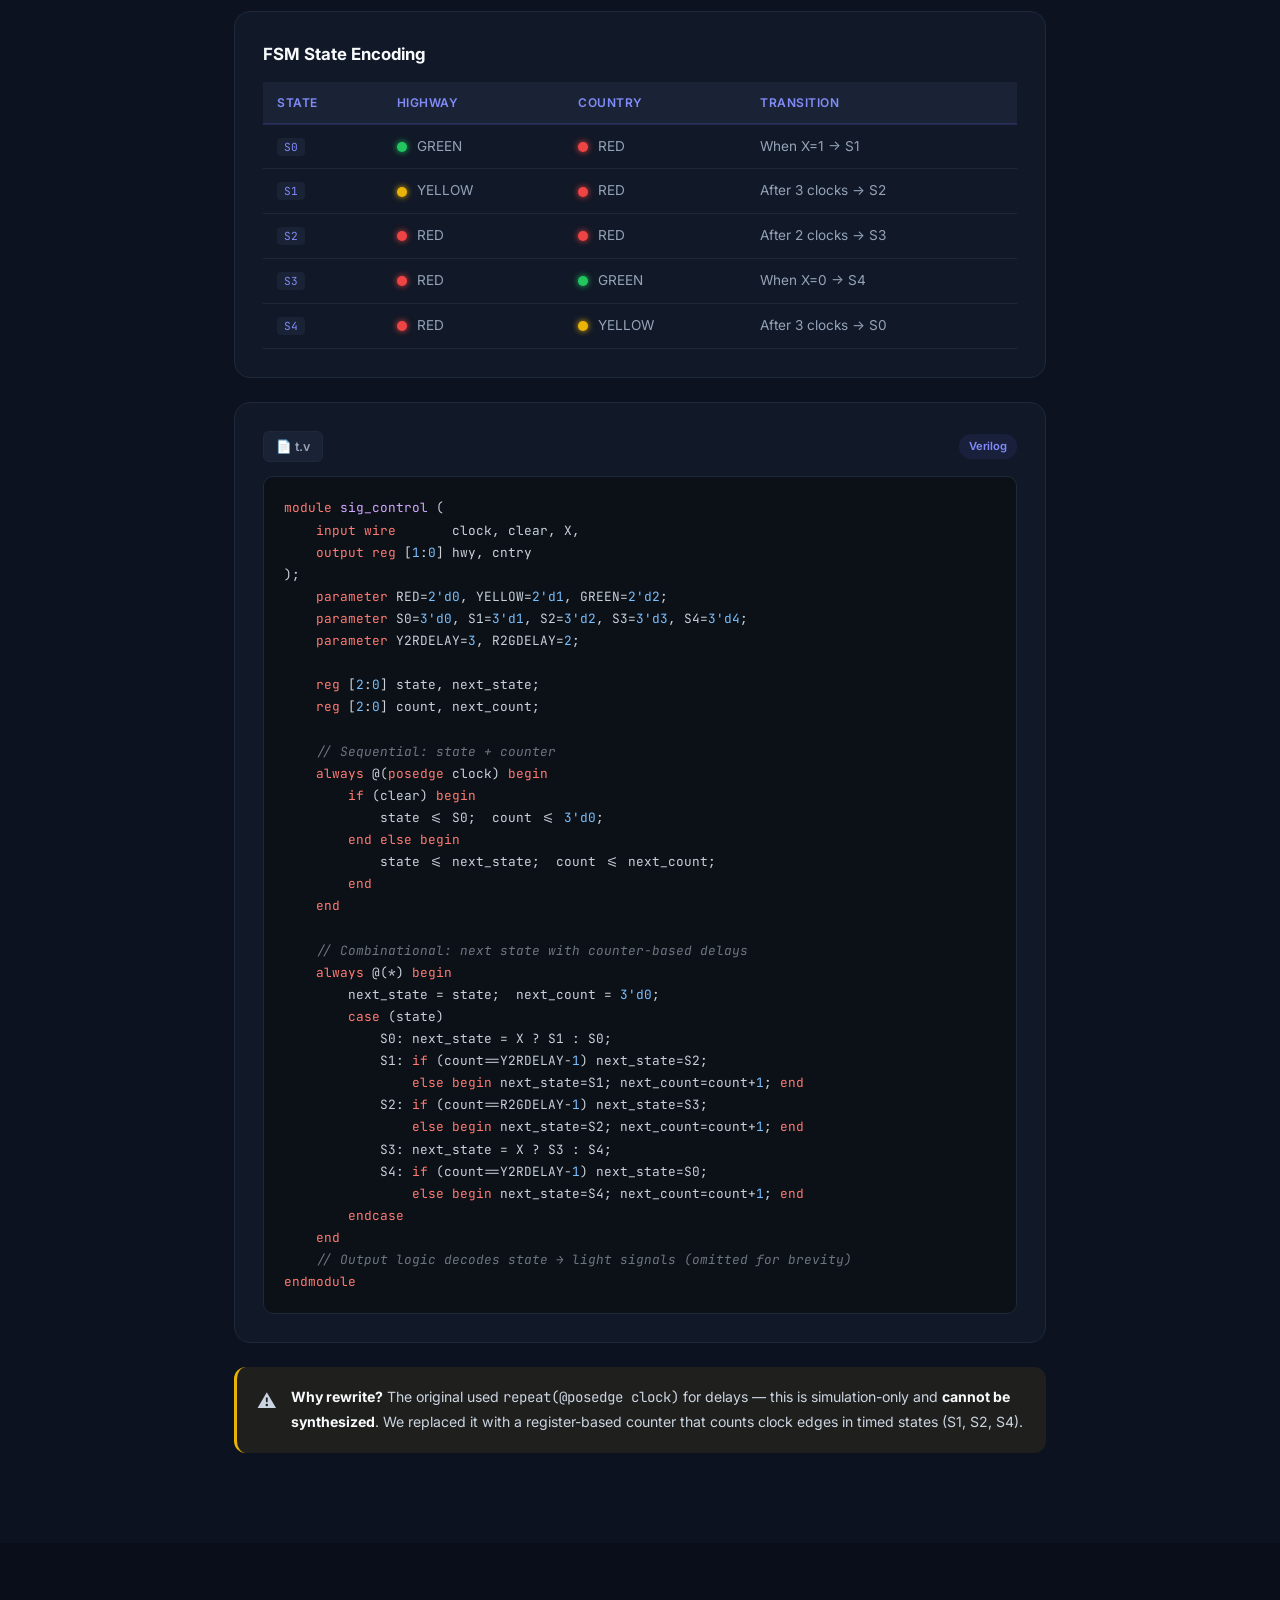
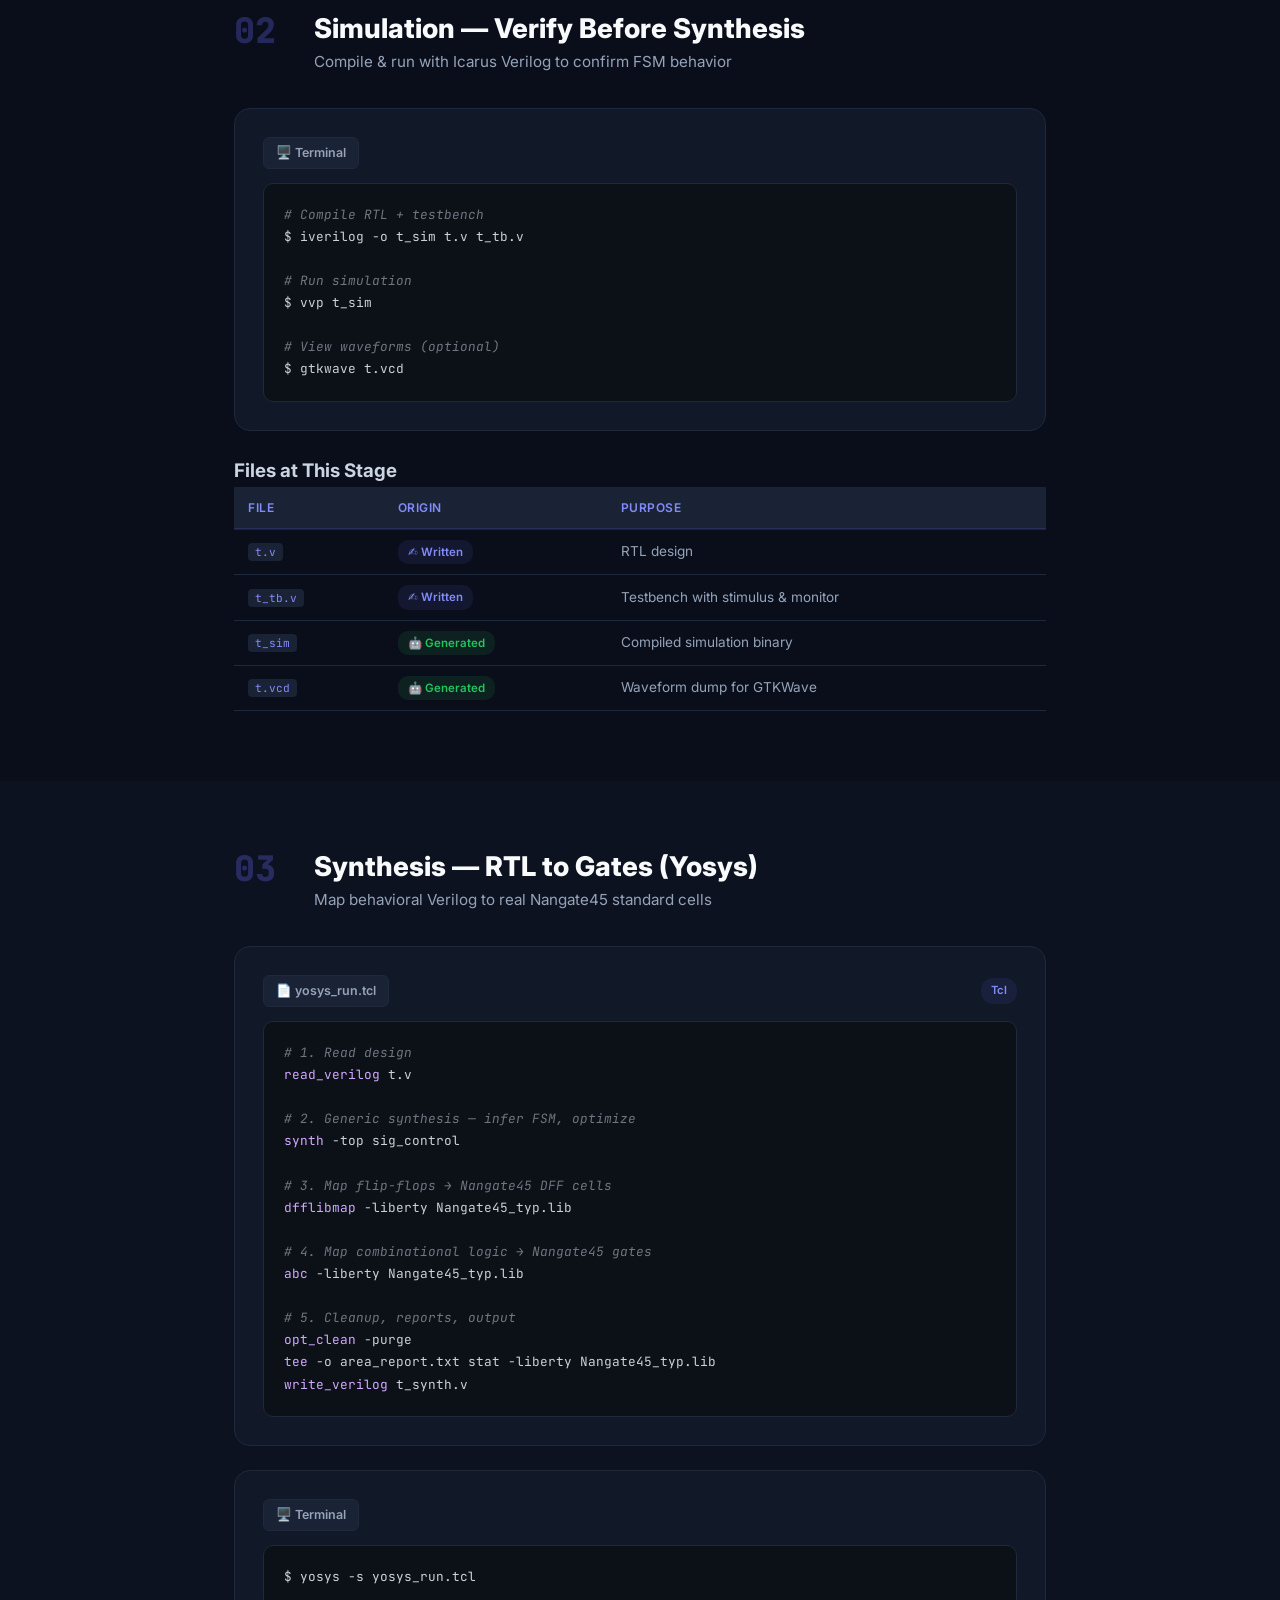
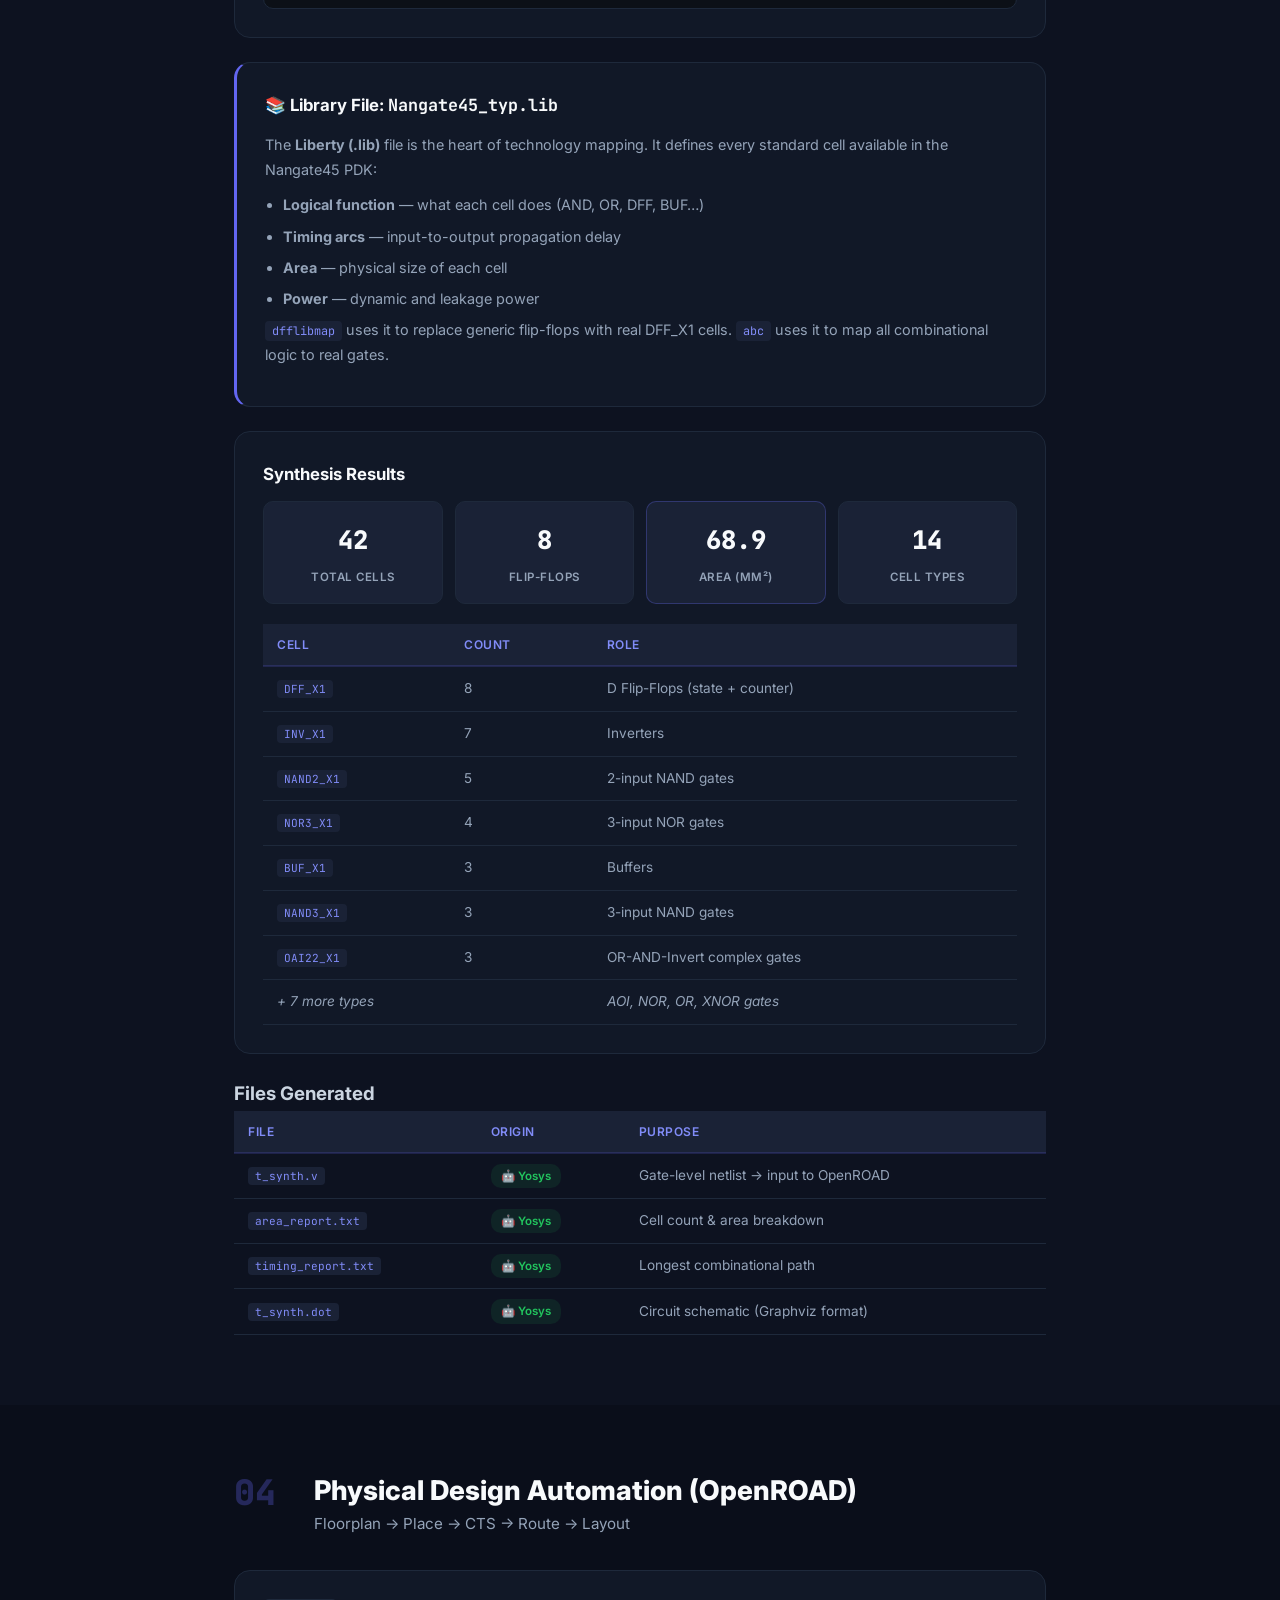
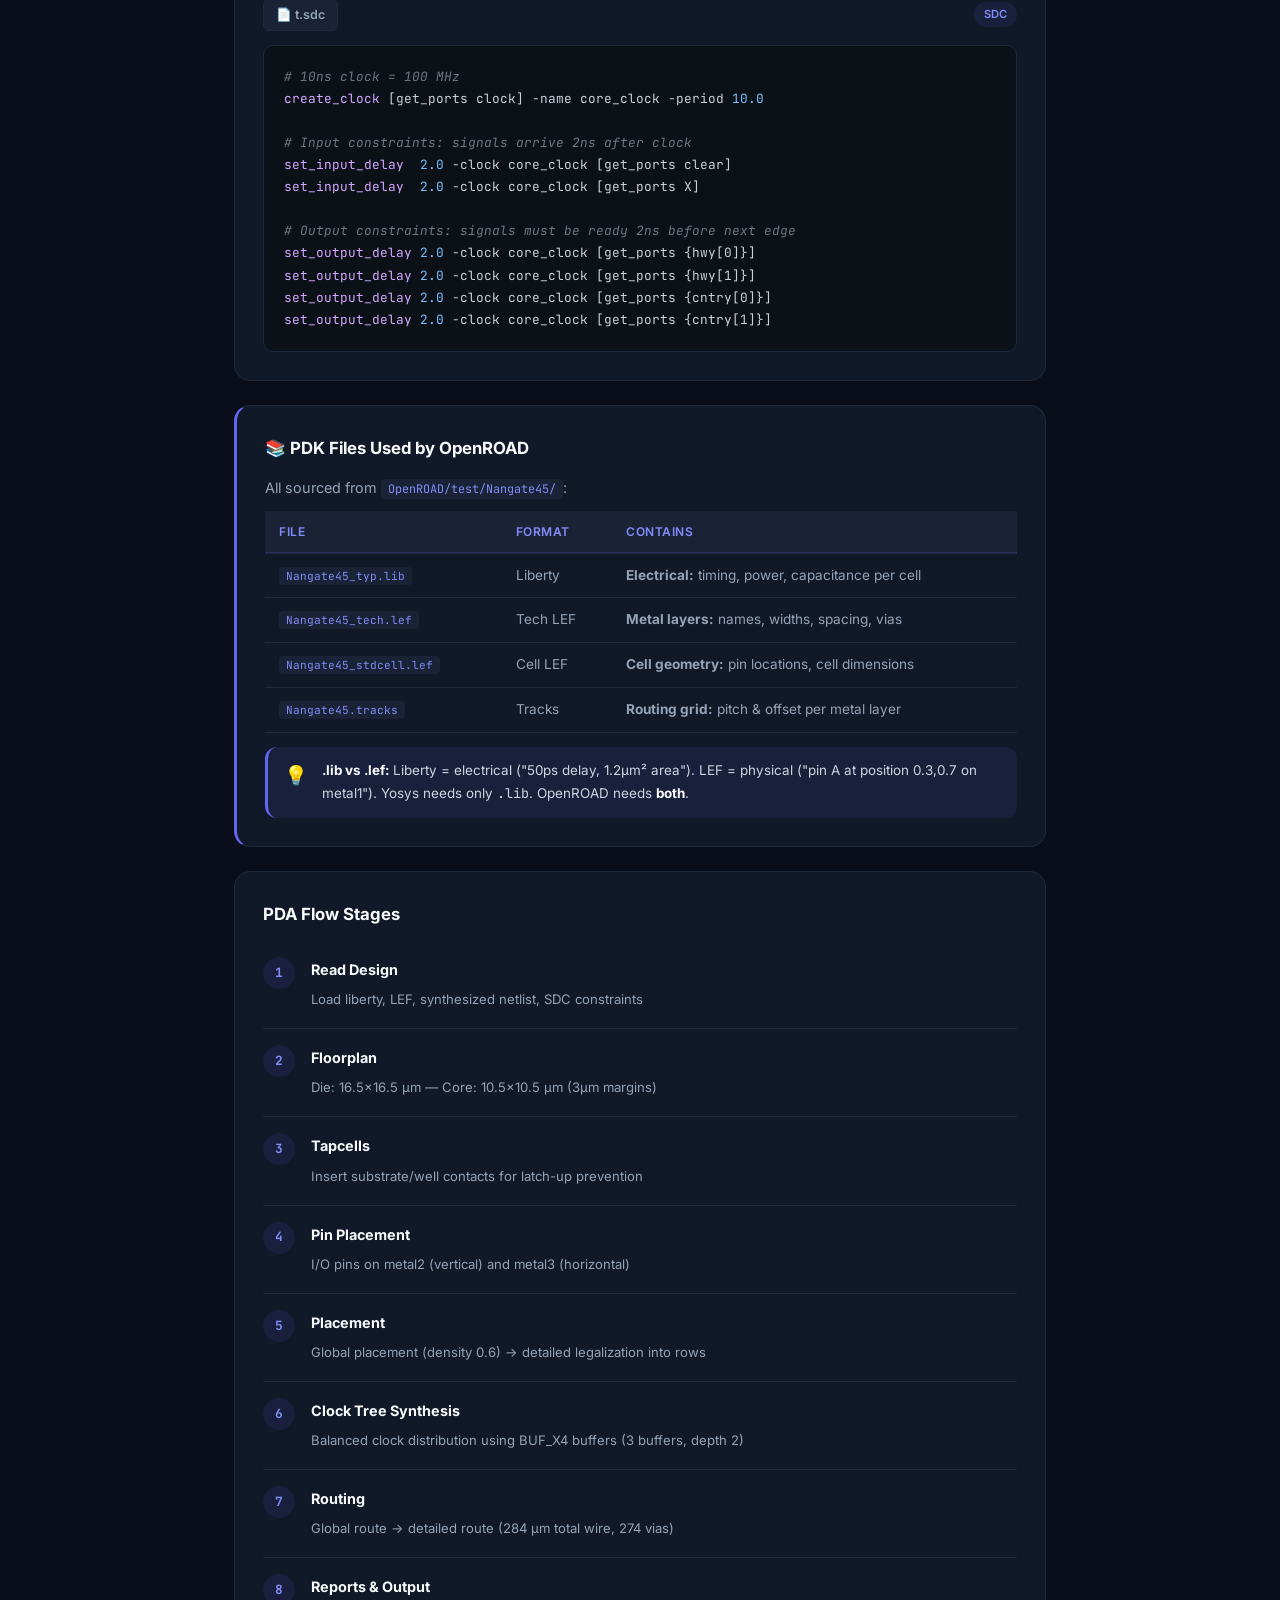
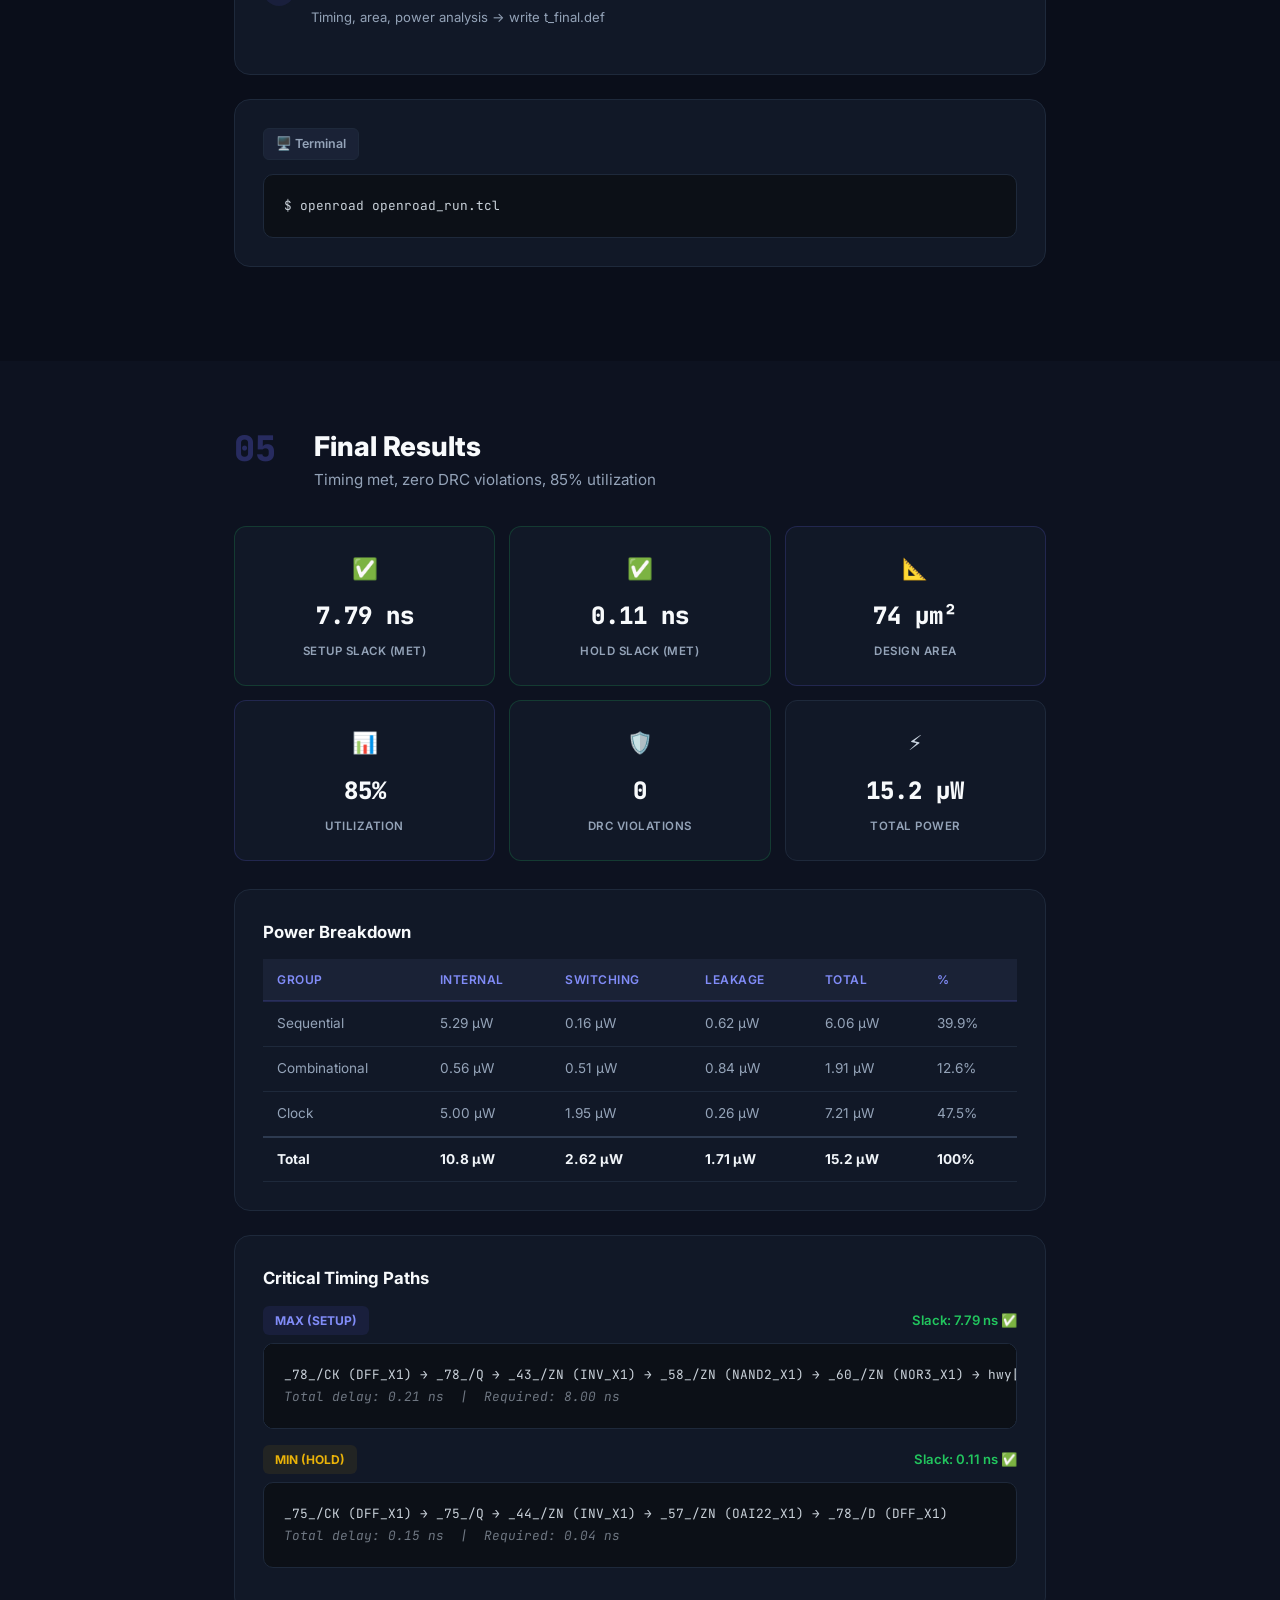
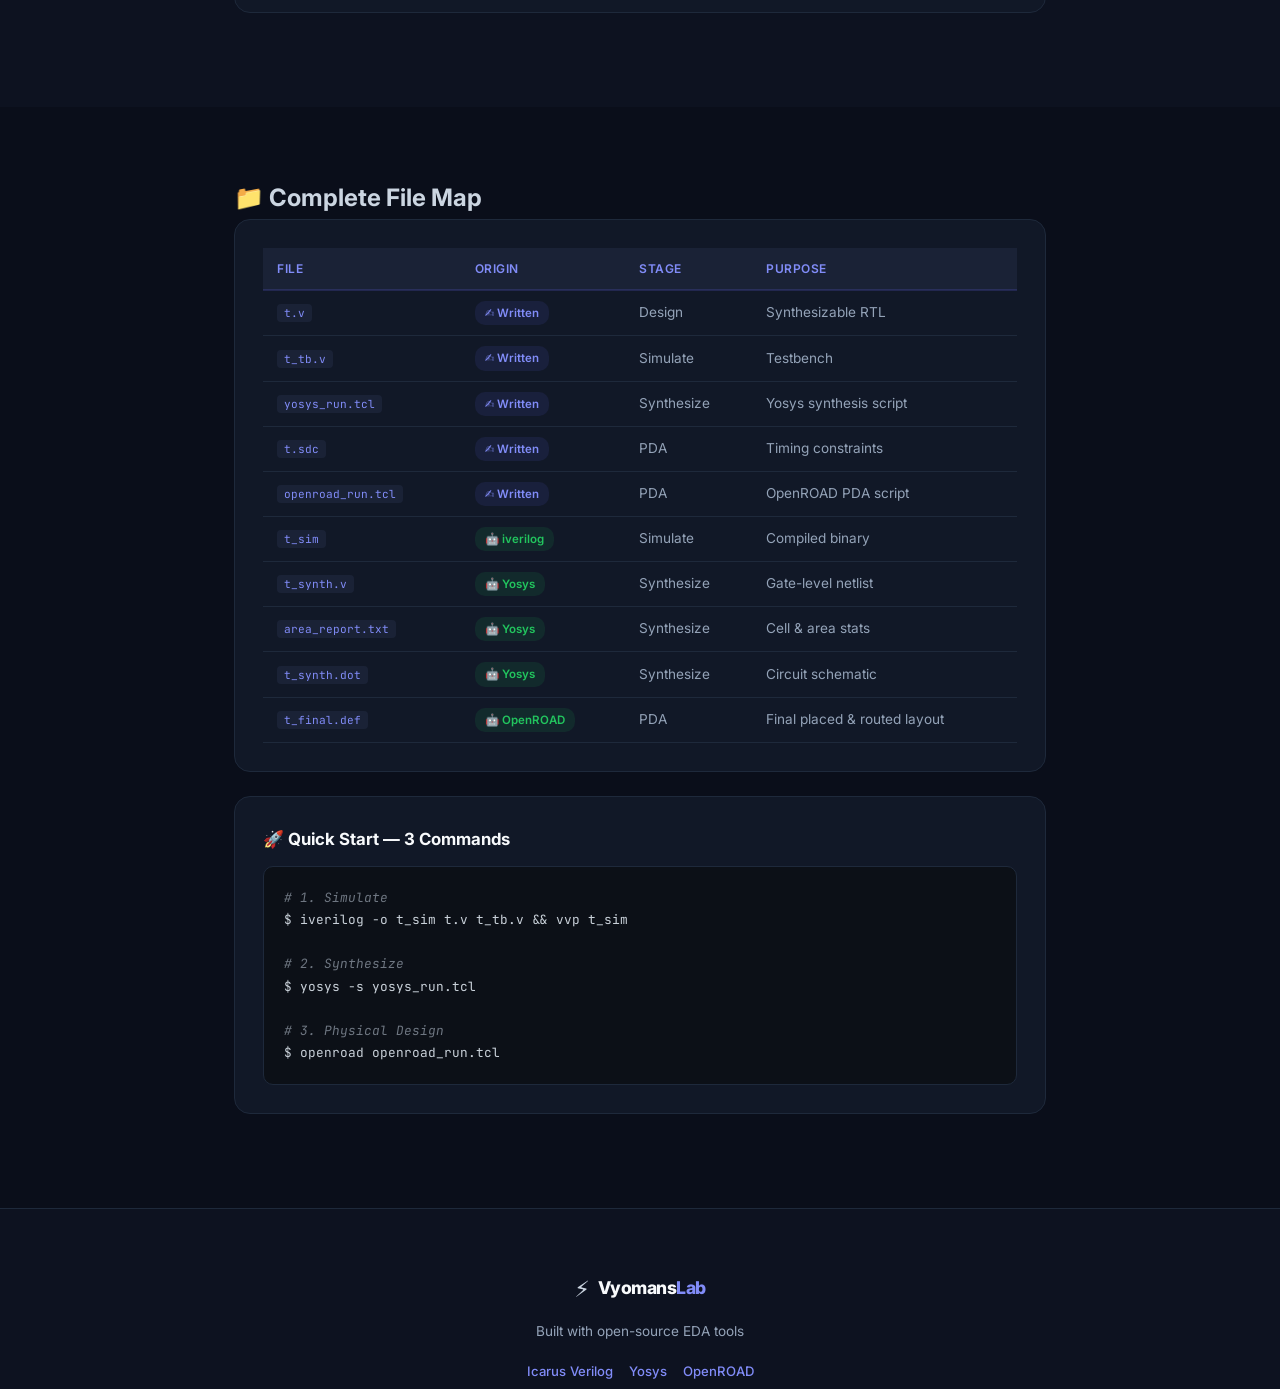
<file: traffic-light-rtl-to-pda.html>
<!DOCTYPE html>
<html lang="en">

<head>
    <meta charset="UTF-8">
    <meta name="viewport" content="width=device-width, initial-scale=1.0">
    <title>From Verilog to Silicon — VyomansLab</title>
    <meta name="description"
        content="A complete guide to taking a Verilog traffic light controller through synthesis and physical design using open-source EDA tools.">
    <link rel="preconnect" href="https://fonts.googleapis.com">
    <link
        href="https://fonts.googleapis.com/css2?family=Inter:wght@400;500;600;700;800;900&family=JetBrains+Mono:wght@400;500&display=swap"
        rel="stylesheet">
    <link rel="stylesheet" href="style.css">
</head>

<body>

    <!-- NAV -->
    <nav class="nav">
        <div class="nav-inner">
            <a href="index.html" class="logo">
                <span class="logo-icon">⚡</span>
                <span class="logo-text">Vyomans<span class="accent">Lab</span></span>
            </a>
            <button class="hamburger" aria-label="Menu"><span></span><span></span><span></span></button>
            <div class="nav-links">
                <a href="#overview">Overview</a>
                <a href="#design">Design</a>
                <a href="#simulation">Simulate</a>
                <a href="#synthesis">Synthesize</a>
                <a href="#pda">PDA</a>
                <a href="#results">Results</a>
                <a href="rtl-to-pda.html">Flow</a>
                <a href="install.html">Install</a>
            </div>
            <a href="https://github.com/manuvamsi/vyomanslab-codes" class="gh-btn" target="_blank">
                <svg width="20" height="20" viewBox="0 0 24 24" fill="currentColor">
                    <path
                        d="M12 0c-6.626 0-12 5.373-12 12 0 5.302 3.438 9.8 8.207 11.387.599.111.793-.261.793-.577v-2.234c-3.338.726-4.033-1.416-4.033-1.416-.546-1.387-1.333-1.756-1.333-1.756-1.089-.745.083-.729.083-.729 1.205.084 1.839 1.237 1.839 1.237 1.07 1.834 2.807 1.304 3.492.997.107-.775.418-1.305.762-1.604-2.665-.305-5.467-1.334-5.467-5.931 0-1.311.469-2.381 1.236-3.221-.124-.303-.535-1.524.117-3.176 0 0 1.008-.322 3.301 1.23.957-.266 1.983-.399 3.003-.404 1.02.005 2.047.138 3.006.404 2.291-1.552 3.297-1.23 3.297-1.23.653 1.653.242 2.874.118 3.176.77.84 1.235 1.911 1.235 3.221 0 4.609-2.807 5.624-5.479 5.921.43.372.823 1.102.823 2.222v3.293c0 .319.192.694.801.576 4.765-1.589 8.199-6.086 8.199-11.386 0-6.627-5.373-12-12-12z" />
                </svg>
                GitHub
            </a>
        </div>
    </nav>

    <!-- HERO -->
    <header class="hero" id="overview">
        <div class="hero-bg"></div>
        <div class="hero-content">
            <div class="hero-badge">📘 Blog Post · VLSI Design Flow</div>
            <h1>From Verilog to Silicon</h1>
            <p class="hero-sub">Building a Traffic Light Controller with open-source EDA tools — Icarus Verilog, Yosys
                &amp; OpenROAD on the Nangate45 PDK</p>
            <div class="hero-meta">
                <span>📅 March 3, 2026</span>
                <span>⏱ 8 min read</span>
                <span>🔧 Nangate45</span>
            </div>
            <div class="hero-tags">
                <span class="htag">Verilog</span>
                <span class="htag ys">Yosys</span>
                <span class="htag or">OpenROAD</span>
                <span class="htag iv">Icarus Verilog</span>
            </div>
        </div>
    </header>

    <!-- PIPELINE -->
    <section class="pipeline-section">
        <div class="container">
            <div class="pipeline">
                <div class="pipe-node active">
                    <div class="pipe-icon">📝</div>
                    <div class="pipe-label">RTL</div>
                    <div class="pipe-file">t.v</div>
                </div>
                <div class="pipe-line"></div>
                <div class="pipe-node">
                    <div class="pipe-icon">🔬</div>
                    <div class="pipe-label">Simulate</div>
                    <div class="pipe-file">iverilog</div>
                </div>
                <div class="pipe-line"></div>
                <div class="pipe-node">
                    <div class="pipe-icon">⚙️</div>
                    <div class="pipe-label">Synthesize</div>
                    <div class="pipe-file">Yosys</div>
                </div>
                <div class="pipe-line"></div>
                <div class="pipe-node">
                    <div class="pipe-icon">🏗️</div>
                    <div class="pipe-label">PDA</div>
                    <div class="pipe-file">OpenROAD</div>
                </div>
                <div class="pipe-line"></div>
                <div class="pipe-node final">
                    <div class="pipe-icon">✅</div>
                    <div class="pipe-label">Layout</div>
                    <div class="pipe-file">DEF</div>
                </div>
            </div>
        </div>
    </section>

    <!-- INTRO -->
    <section class="section" id="intro">
        <div class="container">
            <div class="prose">
                <h2>What We're Building</h2>
                <p>In this post, we'll take a <strong>traffic light controller</strong> FSM from behavioral Verilog all
                    the way through to a placed-and-routed silicon layout — using <em>only</em> open-source tools. The
                    design manages a highway/country-road intersection with sensor-triggered state transitions and
                    counter-based timing delays.</p>
                <div class="callout info">
                    <div class="callout-icon">💡</div>
                    <div class="callout-text"><strong>Prerequisites:</strong> Icarus Verilog, Yosys, and OpenROAD
                        installed. The Nangate45 PDK files (included with OpenROAD's test suite).</div>
                </div>
            </div>
        </div>
    </section>

    <!-- STEP 1: DESIGN -->
    <section class="section alt" id="design">
        <div class="container">
            <div class="step-header">
                <span class="step-num">01</span>
                <div>
                    <h2>Design Entry — Synthesizable RTL</h2>
                    <p class="step-desc">A 5-state FSM with counter-based timing delays</p>
                </div>
            </div>

            <!-- Traffic Light Demo -->
            <div class="tl-demo-wrap">
                <div class="tl-demo">
                    <div class="tl-col">
                        <div class="tl-title">Highway</div>
                        <div class="tl-housing">
                            <div class="tl-light red" id="hr"></div>
                            <div class="tl-light yellow" id="hy"></div>
                            <div class="tl-light green on" id="hg"></div>
                        </div>
                        <div class="tl-state" id="hLabel">GREEN</div>
                    </div>
                    <div class="tl-state-display">
                        <div class="current-state" id="stateDisplay">S0</div>
                        <div class="state-timer" id="timerDisplay"></div>
                    </div>
                    <div class="tl-col">
                        <div class="tl-title">Country Road</div>
                        <div class="tl-housing">
                            <div class="tl-light red on" id="cr"></div>
                            <div class="tl-light yellow" id="cy"></div>
                            <div class="tl-light green" id="cg"></div>
                        </div>
                        <div class="tl-state" id="cLabel">RED</div>
                    </div>
                </div>
            </div>

            <!-- State Table -->
            <div class="card">
                <h3>FSM State Encoding</h3>
                <div class="table-wrap">
                    <table>
                        <thead>
                            <tr>
                                <th>State</th>
                                <th>Highway</th>
                                <th>Country</th>
                                <th>Transition</th>
                            </tr>
                        </thead>
                        <tbody>
                            <tr>
                                <td><code>S0</code></td>
                                <td><span class="dot green"></span> GREEN</td>
                                <td><span class="dot red"></span> RED</td>
                                <td>When X=1 → S1</td>
                            </tr>
                            <tr>
                                <td><code>S1</code></td>
                                <td><span class="dot yellow"></span> YELLOW</td>
                                <td><span class="dot red"></span> RED</td>
                                <td>After 3 clocks → S2</td>
                            </tr>
                            <tr>
                                <td><code>S2</code></td>
                                <td><span class="dot red"></span> RED</td>
                                <td><span class="dot red"></span> RED</td>
                                <td>After 2 clocks → S3</td>
                            </tr>
                            <tr>
                                <td><code>S3</code></td>
                                <td><span class="dot red"></span> RED</td>
                                <td><span class="dot green"></span> GREEN</td>
                                <td>When X=0 → S4</td>
                            </tr>
                            <tr>
                                <td><code>S4</code></td>
                                <td><span class="dot red"></span> RED</td>
                                <td><span class="dot yellow"></span> YELLOW</td>
                                <td>After 3 clocks → S0</td>
                            </tr>
                        </tbody>
                    </table>
                </div>
            </div>

            <!-- Code -->
            <div class="card">
                <div class="card-header">
                    <span class="file-badge">📄 t.v</span>
                    <span class="lang-badge">Verilog</span>
                </div>
                <pre><code><span class="kw">module</span> <span class="fn">sig_control</span> (
    <span class="kw">input wire</span>       clock, clear, X,
    <span class="kw">output reg</span> [<span class="num">1</span>:<span class="num">0</span>] hwy, cntry
);
    <span class="kw">parameter</span> RED=<span class="num">2'd0</span>, YELLOW=<span class="num">2'd1</span>, GREEN=<span class="num">2'd2</span>;
    <span class="kw">parameter</span> S0=<span class="num">3'd0</span>, S1=<span class="num">3'd1</span>, S2=<span class="num">3'd2</span>, S3=<span class="num">3'd3</span>, S4=<span class="num">3'd4</span>;
    <span class="kw">parameter</span> Y2RDELAY=<span class="num">3</span>, R2GDELAY=<span class="num">2</span>;

    <span class="kw">reg</span> [<span class="num">2</span>:<span class="num">0</span>] state, next_state;
    <span class="kw">reg</span> [<span class="num">2</span>:<span class="num">0</span>] count, next_count;

    <span class="cm">// Sequential: state + counter</span>
    <span class="kw">always</span> @(<span class="kw">posedge</span> clock) <span class="kw">begin</span>
        <span class="kw">if</span> (clear) <span class="kw">begin</span>
            state &lt;= S0;  count &lt;= <span class="num">3'd0</span>;
        <span class="kw">end else begin</span>
            state &lt;= next_state;  count &lt;= next_count;
        <span class="kw">end</span>
    <span class="kw">end</span>

    <span class="cm">// Combinational: next state with counter-based delays</span>
    <span class="kw">always</span> @(*) <span class="kw">begin</span>
        next_state = state;  next_count = <span class="num">3'd0</span>;
        <span class="kw">case</span> (state)
            S0: next_state = X ? S1 : S0;
            S1: <span class="kw">if</span> (count==Y2RDELAY-<span class="num">1</span>) next_state=S2;
                <span class="kw">else</span> <span class="kw">begin</span> next_state=S1; next_count=count+<span class="num">1</span>; <span class="kw">end</span>
            S2: <span class="kw">if</span> (count==R2GDELAY-<span class="num">1</span>) next_state=S3;
                <span class="kw">else</span> <span class="kw">begin</span> next_state=S2; next_count=count+<span class="num">1</span>; <span class="kw">end</span>
            S3: next_state = X ? S3 : S4;
            S4: <span class="kw">if</span> (count==Y2RDELAY-<span class="num">1</span>) next_state=S0;
                <span class="kw">else</span> <span class="kw">begin</span> next_state=S4; next_count=count+<span class="num">1</span>; <span class="kw">end</span>
        <span class="kw">endcase</span>
    <span class="kw">end</span>
    <span class="cm">// Output logic decodes state → light signals (omitted for brevity)</span>
<span class="kw">endmodule</span></code></pre>
            </div>

            <div class="callout warn">
                <div class="callout-icon">⚠️</div>
                <div class="callout-text"><strong>Why rewrite?</strong> The original used
                    <code>repeat(@posedge clock)</code> for delays — this is simulation-only and <strong>cannot be
                        synthesized</strong>. We replaced it with a register-based counter that counts clock edges in
                    timed states (S1, S2, S4).
                </div>
            </div>
        </div>
    </section>

    <!-- STEP 2: SIMULATION -->
    <section class="section" id="simulation">
        <div class="container">
            <div class="step-header">
                <span class="step-num">02</span>
                <div>
                    <h2>Simulation — Verify Before Synthesis</h2>
                    <p class="step-desc">Compile &amp; run with Icarus Verilog to confirm FSM behavior</p>
                </div>
            </div>

            <div class="card">
                <div class="card-header"><span class="file-badge">🖥️ Terminal</span></div>
                <pre><code><span class="cm"># Compile RTL + testbench</span>
$ iverilog -o t_sim t.v t_tb.v

<span class="cm"># Run simulation</span>
$ vvp t_sim

<span class="cm"># View waveforms (optional)</span>
$ gtkwave t.vcd</code></pre>
            </div>

            <div class="file-table">
                <h3>Files at This Stage</h3>
                <div class="table-wrap">
                    <table>
                        <thead>
                            <tr>
                                <th>File</th>
                                <th>Origin</th>
                                <th>Purpose</th>
                            </tr>
                        </thead>
                        <tbody>
                            <tr>
                                <td><code>t.v</code></td>
                                <td><span class="badge written">✍️ Written</span></td>
                                <td>RTL design</td>
                            </tr>
                            <tr>
                                <td><code>t_tb.v</code></td>
                                <td><span class="badge written">✍️ Written</span></td>
                                <td>Testbench with stimulus &amp; monitor</td>
                            </tr>
                            <tr>
                                <td><code>t_sim</code></td>
                                <td><span class="badge gen">🤖 Generated</span></td>
                                <td>Compiled simulation binary</td>
                            </tr>
                            <tr>
                                <td><code>t.vcd</code></td>
                                <td><span class="badge gen">🤖 Generated</span></td>
                                <td>Waveform dump for GTKWave</td>
                            </tr>
                        </tbody>
                    </table>
                </div>
            </div>
        </div>
    </section>

    <!-- STEP 3: SYNTHESIS -->
    <section class="section alt" id="synthesis">
        <div class="container">
            <div class="step-header">
                <span class="step-num">03</span>
                <div>
                    <h2>Synthesis — RTL to Gates (Yosys)</h2>
                    <p class="step-desc">Map behavioral Verilog to real Nangate45 standard cells</p>
                </div>
            </div>

            <div class="card">
                <div class="card-header"><span class="file-badge">📄 yosys_run.tcl</span><span
                        class="lang-badge">Tcl</span></div>
                <pre><code><span class="cm"># 1. Read design</span>
<span class="fn">read_verilog</span> t.v

<span class="cm"># 2. Generic synthesis — infer FSM, optimize</span>
<span class="fn">synth</span> -top sig_control

<span class="cm"># 3. Map flip-flops → Nangate45 DFF cells</span>
<span class="fn">dfflibmap</span> -liberty Nangate45_typ.lib

<span class="cm"># 4. Map combinational logic → Nangate45 gates</span>
<span class="fn">abc</span> -liberty Nangate45_typ.lib

<span class="cm"># 5. Cleanup, reports, output</span>
<span class="fn">opt_clean</span> -purge
<span class="fn">tee</span> -o area_report.txt stat -liberty Nangate45_typ.lib
<span class="fn">write_verilog</span> t_synth.v</code></pre>
            </div>

            <div class="card">
                <div class="card-header"><span class="file-badge">🖥️ Terminal</span></div>
                <pre><code>$ yosys -s yosys_run.tcl</code></pre>
            </div>

            <!-- Library explainer -->
            <div class="card highlight">
                <h3>📚 Library File: <code>Nangate45_typ.lib</code></h3>
                <p>The <strong>Liberty (.lib)</strong> file is the heart of technology mapping. It defines every
                    standard cell available in the Nangate45 PDK:</p>
                <ul>
                    <li><strong>Logical function</strong> — what each cell does (AND, OR, DFF, BUF…)</li>
                    <li><strong>Timing arcs</strong> — input-to-output propagation delay</li>
                    <li><strong>Area</strong> — physical size of each cell</li>
                    <li><strong>Power</strong> — dynamic and leakage power</li>
                </ul>
                <p><code>dfflibmap</code> uses it to replace generic flip-flops with real DFF_X1 cells. <code>abc</code>
                    uses it to map all combinational logic to real gates.</p>
            </div>

            <!-- Results -->
            <div class="card">
                <h3>Synthesis Results</h3>
                <div class="stats-grid">
                    <div class="stat-card">
                        <div class="stat-val">42</div>
                        <div class="stat-label">Total Cells</div>
                    </div>
                    <div class="stat-card">
                        <div class="stat-val">8</div>
                        <div class="stat-label">Flip-Flops</div>
                    </div>
                    <div class="stat-card accent">
                        <div class="stat-val">68.9</div>
                        <div class="stat-label">Area (µm²)</div>
                    </div>
                    <div class="stat-card">
                        <div class="stat-val">14</div>
                        <div class="stat-label">Cell Types</div>
                    </div>
                </div>
                <div class="table-wrap">
                    <table>
                        <thead>
                            <tr>
                                <th>Cell</th>
                                <th>Count</th>
                                <th>Role</th>
                            </tr>
                        </thead>
                        <tbody>
                            <tr>
                                <td><code>DFF_X1</code></td>
                                <td>8</td>
                                <td>D Flip-Flops (state + counter)</td>
                            </tr>
                            <tr>
                                <td><code>INV_X1</code></td>
                                <td>7</td>
                                <td>Inverters</td>
                            </tr>
                            <tr>
                                <td><code>NAND2_X1</code></td>
                                <td>5</td>
                                <td>2-input NAND gates</td>
                            </tr>
                            <tr>
                                <td><code>NOR3_X1</code></td>
                                <td>4</td>
                                <td>3-input NOR gates</td>
                            </tr>
                            <tr>
                                <td><code>BUF_X1</code></td>
                                <td>3</td>
                                <td>Buffers</td>
                            </tr>
                            <tr>
                                <td><code>NAND3_X1</code></td>
                                <td>3</td>
                                <td>3-input NAND gates</td>
                            </tr>
                            <tr>
                                <td><code>OAI22_X1</code></td>
                                <td>3</td>
                                <td>OR-AND-Invert complex gates</td>
                            </tr>
                            <tr>
                                <td colspan="2"><em>+ 7 more types</em></td>
                                <td><em>AOI, NOR, OR, XNOR gates</em></td>
                            </tr>
                        </tbody>
                    </table>
                </div>
            </div>

            <div class="file-table">
                <h3>Files Generated</h3>
                <div class="table-wrap">
                    <table>
                        <thead>
                            <tr>
                                <th>File</th>
                                <th>Origin</th>
                                <th>Purpose</th>
                            </tr>
                        </thead>
                        <tbody>
                            <tr>
                                <td><code>t_synth.v</code></td>
                                <td><span class="badge gen">🤖 Yosys</span></td>
                                <td>Gate-level netlist → input to OpenROAD</td>
                            </tr>
                            <tr>
                                <td><code>area_report.txt</code></td>
                                <td><span class="badge gen">🤖 Yosys</span></td>
                                <td>Cell count &amp; area breakdown</td>
                            </tr>
                            <tr>
                                <td><code>timing_report.txt</code></td>
                                <td><span class="badge gen">🤖 Yosys</span></td>
                                <td>Longest combinational path</td>
                            </tr>
                            <tr>
                                <td><code>t_synth.dot</code></td>
                                <td><span class="badge gen">🤖 Yosys</span></td>
                                <td>Circuit schematic (Graphviz format)</td>
                            </tr>
                        </tbody>
                    </table>
                </div>
            </div>
        </div>
    </section>

    <!-- STEP 4: PDA -->
    <section class="section" id="pda">
        <div class="container">
            <div class="step-header">
                <span class="step-num">04</span>
                <div>
                    <h2>Physical Design Automation (OpenROAD)</h2>
                    <p class="step-desc">Floorplan → Place → CTS → Route → Layout</p>
                </div>
            </div>

            <!-- SDC -->
            <div class="card">
                <div class="card-header"><span class="file-badge">📄 t.sdc</span><span class="lang-badge">SDC</span>
                </div>
                <pre><code><span class="cm"># 10ns clock = 100 MHz</span>
<span class="fn">create_clock</span> [get_ports clock] -name core_clock -period <span class="num">10.0</span>

<span class="cm"># Input constraints: signals arrive 2ns after clock</span>
<span class="fn">set_input_delay</span>  <span class="num">2.0</span> -clock core_clock [get_ports clear]
<span class="fn">set_input_delay</span>  <span class="num">2.0</span> -clock core_clock [get_ports X]

<span class="cm"># Output constraints: signals must be ready 2ns before next edge</span>
<span class="fn">set_output_delay</span> <span class="num">2.0</span> -clock core_clock [get_ports {hwy[0]}]
<span class="fn">set_output_delay</span> <span class="num">2.0</span> -clock core_clock [get_ports {hwy[1]}]
<span class="fn">set_output_delay</span> <span class="num">2.0</span> -clock core_clock [get_ports {cntry[0]}]
<span class="fn">set_output_delay</span> <span class="num">2.0</span> -clock core_clock [get_ports {cntry[1]}]</code></pre>
            </div>

            <!-- PDK Files -->
            <div class="card highlight">
                <h3>📚 PDK Files Used by OpenROAD</h3>
                <p>All sourced from <code>OpenROAD/test/Nangate45/</code>:</p>
                <div class="table-wrap">
                    <table>
                        <thead>
                            <tr>
                                <th>File</th>
                                <th>Format</th>
                                <th>Contains</th>
                            </tr>
                        </thead>
                        <tbody>
                            <tr>
                                <td><code>Nangate45_typ.lib</code></td>
                                <td>Liberty</td>
                                <td><strong>Electrical:</strong> timing, power, capacitance per cell</td>
                            </tr>
                            <tr>
                                <td><code>Nangate45_tech.lef</code></td>
                                <td>Tech LEF</td>
                                <td><strong>Metal layers:</strong> names, widths, spacing, vias</td>
                            </tr>
                            <tr>
                                <td><code>Nangate45_stdcell.lef</code></td>
                                <td>Cell LEF</td>
                                <td><strong>Cell geometry:</strong> pin locations, cell dimensions</td>
                            </tr>
                            <tr>
                                <td><code>Nangate45.tracks</code></td>
                                <td>Tracks</td>
                                <td><strong>Routing grid:</strong> pitch &amp; offset per metal layer</td>
                            </tr>
                        </tbody>
                    </table>
                </div>
                <div class="callout info compact">
                    <div class="callout-icon">💡</div>
                    <div class="callout-text"><strong>.lib vs .lef:</strong> Liberty = electrical ("50ps delay, 1.2µm²
                        area"). LEF = physical ("pin A at position 0.3,0.7 on metal1"). Yosys needs only
                        <code>.lib</code>. OpenROAD needs <strong>both</strong>.
                    </div>
                </div>
            </div>

            <!-- PDA Flow Steps -->
            <div class="card">
                <h3>PDA Flow Stages</h3>
                <div class="flow-steps">
                    <div class="flow-step">
                        <div class="flow-num">1</div>
                        <div class="flow-body">
                            <strong>Read Design</strong>
                            <span>Load liberty, LEF, synthesized netlist, SDC constraints</span>
                        </div>
                    </div>
                    <div class="flow-step">
                        <div class="flow-num">2</div>
                        <div class="flow-body">
                            <strong>Floorplan</strong>
                            <span>Die: 16.5×16.5 µm — Core: 10.5×10.5 µm (3µm margins)</span>
                        </div>
                    </div>
                    <div class="flow-step">
                        <div class="flow-num">3</div>
                        <div class="flow-body">
                            <strong>Tapcells</strong>
                            <span>Insert substrate/well contacts for latch-up prevention</span>
                        </div>
                    </div>
                    <div class="flow-step">
                        <div class="flow-num">4</div>
                        <div class="flow-body">
                            <strong>Pin Placement</strong>
                            <span>I/O pins on metal2 (vertical) and metal3 (horizontal)</span>
                        </div>
                    </div>
                    <div class="flow-step">
                        <div class="flow-num">5</div>
                        <div class="flow-body">
                            <strong>Placement</strong>
                            <span>Global placement (density 0.6) → detailed legalization into rows</span>
                        </div>
                    </div>
                    <div class="flow-step">
                        <div class="flow-num">6</div>
                        <div class="flow-body">
                            <strong>Clock Tree Synthesis</strong>
                            <span>Balanced clock distribution using BUF_X4 buffers (3 buffers, depth 2)</span>
                        </div>
                    </div>
                    <div class="flow-step">
                        <div class="flow-num">7</div>
                        <div class="flow-body">
                            <strong>Routing</strong>
                            <span>Global route → detailed route (284 µm total wire, 274 vias)</span>
                        </div>
                    </div>
                    <div class="flow-step">
                        <div class="flow-num">8</div>
                        <div class="flow-body">
                            <strong>Reports &amp; Output</strong>
                            <span>Timing, area, power analysis → write t_final.def</span>
                        </div>
                    </div>
                </div>
            </div>

            <div class="card">
                <div class="card-header"><span class="file-badge">🖥️ Terminal</span></div>
                <pre><code>$ openroad openroad_run.tcl</code></pre>
            </div>
        </div>
    </section>

    <!-- RESULTS -->
    <section class="section alt" id="results">
        <div class="container">
            <div class="step-header">
                <span class="step-num">05</span>
                <div>
                    <h2>Final Results</h2>
                    <p class="step-desc">Timing met, zero DRC violations, 85% utilization</p>
                </div>
            </div>

            <div class="results-grid">
                <div class="result-card success">
                    <div class="result-icon">✅</div>
                    <div class="result-val">7.79 ns</div>
                    <div class="result-label">Setup Slack (MET)</div>
                </div>
                <div class="result-card success">
                    <div class="result-icon">✅</div>
                    <div class="result-val">0.11 ns</div>
                    <div class="result-label">Hold Slack (MET)</div>
                </div>
                <div class="result-card accent">
                    <div class="result-icon">📐</div>
                    <div class="result-val">74 µm²</div>
                    <div class="result-label">Design Area</div>
                </div>
                <div class="result-card accent">
                    <div class="result-icon">📊</div>
                    <div class="result-val">85%</div>
                    <div class="result-label">Utilization</div>
                </div>
                <div class="result-card success">
                    <div class="result-icon">🛡️</div>
                    <div class="result-val">0</div>
                    <div class="result-label">DRC Violations</div>
                </div>
                <div class="result-card">
                    <div class="result-icon">⚡</div>
                    <div class="result-val">15.2 µW</div>
                    <div class="result-label">Total Power</div>
                </div>
            </div>

            <!-- Power breakdown -->
            <div class="card">
                <h3>Power Breakdown</h3>
                <div class="table-wrap">
                    <table>
                        <thead>
                            <tr>
                                <th>Group</th>
                                <th>Internal</th>
                                <th>Switching</th>
                                <th>Leakage</th>
                                <th>Total</th>
                                <th>%</th>
                            </tr>
                        </thead>
                        <tbody>
                            <tr>
                                <td>Sequential</td>
                                <td>5.29 µW</td>
                                <td>0.16 µW</td>
                                <td>0.62 µW</td>
                                <td>6.06 µW</td>
                                <td>39.9%</td>
                            </tr>
                            <tr>
                                <td>Combinational</td>
                                <td>0.56 µW</td>
                                <td>0.51 µW</td>
                                <td>0.84 µW</td>
                                <td>1.91 µW</td>
                                <td>12.6%</td>
                            </tr>
                            <tr>
                                <td>Clock</td>
                                <td>5.00 µW</td>
                                <td>1.95 µW</td>
                                <td>0.26 µW</td>
                                <td>7.21 µW</td>
                                <td>47.5%</td>
                            </tr>
                            <tr class="total">
                                <td><strong>Total</strong></td>
                                <td><strong>10.8 µW</strong></td>
                                <td><strong>2.62 µW</strong></td>
                                <td><strong>1.71 µW</strong></td>
                                <td><strong>15.2 µW</strong></td>
                                <td><strong>100%</strong></td>
                            </tr>
                        </tbody>
                    </table>
                </div>
            </div>

            <!-- Timing paths -->
            <div class="card">
                <h3>Critical Timing Paths</h3>
                <div class="timing-path">
                    <div class="tp-header">
                        <span class="tp-type max">MAX (Setup)</span>
                        <span class="tp-slack met">Slack: 7.79 ns ✅</span>
                    </div>
                    <pre><code>_78_/CK (DFF_X1) → _78_/Q → _43_/ZN (INV_X1) → _58_/ZN (NAND2_X1) → _60_/ZN (NOR3_X1) → hwy[1]
<span class="cm">Total delay: 0.21 ns  |  Required: 8.00 ns</span></code></pre>
                </div>
                <div class="timing-path">
                    <div class="tp-header">
                        <span class="tp-type min">MIN (Hold)</span>
                        <span class="tp-slack met">Slack: 0.11 ns ✅</span>
                    </div>
                    <pre><code>_75_/CK (DFF_X1) → _75_/Q → _44_/ZN (INV_X1) → _57_/ZN (OAI22_X1) → _78_/D (DFF_X1)
<span class="cm">Total delay: 0.15 ns  |  Required: 0.04 ns</span></code></pre>
                </div>
            </div>
        </div>
    </section>

    <!-- COMPLETE FILE MAP -->
    <section class="section" id="files">
        <div class="container">
            <h2>📁 Complete File Map</h2>
            <div class="card">
                <div class="table-wrap">
                    <table>
                        <thead>
                            <tr>
                                <th>File</th>
                                <th>Origin</th>
                                <th>Stage</th>
                                <th>Purpose</th>
                            </tr>
                        </thead>
                        <tbody>
                            <tr>
                                <td><code>t.v</code></td>
                                <td><span class="badge written">✍️ Written</span></td>
                                <td>Design</td>
                                <td>Synthesizable RTL</td>
                            </tr>
                            <tr>
                                <td><code>t_tb.v</code></td>
                                <td><span class="badge written">✍️ Written</span></td>
                                <td>Simulate</td>
                                <td>Testbench</td>
                            </tr>
                            <tr>
                                <td><code>yosys_run.tcl</code></td>
                                <td><span class="badge written">✍️ Written</span></td>
                                <td>Synthesize</td>
                                <td>Yosys synthesis script</td>
                            </tr>
                            <tr>
                                <td><code>t.sdc</code></td>
                                <td><span class="badge written">✍️ Written</span></td>
                                <td>PDA</td>
                                <td>Timing constraints</td>
                            </tr>
                            <tr>
                                <td><code>openroad_run.tcl</code></td>
                                <td><span class="badge written">✍️ Written</span></td>
                                <td>PDA</td>
                                <td>OpenROAD PDA script</td>
                            </tr>
                            <tr>
                                <td><code>t_sim</code></td>
                                <td><span class="badge gen">🤖 iverilog</span></td>
                                <td>Simulate</td>
                                <td>Compiled binary</td>
                            </tr>
                            <tr>
                                <td><code>t_synth.v</code></td>
                                <td><span class="badge gen">🤖 Yosys</span></td>
                                <td>Synthesize</td>
                                <td>Gate-level netlist</td>
                            </tr>
                            <tr>
                                <td><code>area_report.txt</code></td>
                                <td><span class="badge gen">🤖 Yosys</span></td>
                                <td>Synthesize</td>
                                <td>Cell &amp; area stats</td>
                            </tr>
                            <tr>
                                <td><code>t_synth.dot</code></td>
                                <td><span class="badge gen">🤖 Yosys</span></td>
                                <td>Synthesize</td>
                                <td>Circuit schematic</td>
                            </tr>
                            <tr>
                                <td><code>t_final.def</code></td>
                                <td><span class="badge gen">🤖 OpenROAD</span></td>
                                <td>PDA</td>
                                <td>Final placed &amp; routed layout</td>
                            </tr>
                        </tbody>
                    </table>
                </div>
            </div>

            <!-- Quick commands -->
            <div class="card">
                <h3>🚀 Quick Start — 3 Commands</h3>
                <pre><code><span class="cm"># 1. Simulate</span>
$ iverilog -o t_sim t.v t_tb.v && vvp t_sim

<span class="cm"># 2. Synthesize</span>
$ yosys -s yosys_run.tcl

<span class="cm"># 3. Physical Design</span>
$ openroad openroad_run.tcl</code></pre>
            </div>
        </div>
    </section>

    <!-- FOOTER -->
    <footer class="footer">
        <div class="container">
            <div class="footer-brand">
                <span class="logo-icon">⚡</span>
                <span class="logo-text">Vyomans<span class="accent">Lab</span></span>
            </div>
            <p>Built with open-source EDA tools</p>
            <div class="footer-links">
                <a href="https://github.com/steveicarus/iverilog" target="_blank">Icarus Verilog</a>
                <a href="https://github.com/YosysHQ/yosys" target="_blank">Yosys</a>
                <a href="https://github.com/The-OpenROAD-Project/OpenROAD" target="_blank">OpenROAD</a>
            </div>
            <p class="copyright">© 2026 VyomansLab. All rights reserved.</p>
        </div>
    </footer>

    <script>
        // Animate traffic lights
        const states = [
            { hwy: 'green', cntry: 'red', hL: 'GREEN', cL: 'RED', st: 'S0', dur: 3000 },
            { hwy: 'yellow', cntry: 'red', hL: 'YELLOW', cL: 'RED', st: 'S1', dur: 2000 },
            { hwy: 'red', cntry: 'red', hL: 'RED', cL: 'RED', st: 'S2', dur: 1500 },
            { hwy: 'red', cntry: 'green', hL: 'RED', cL: 'GREEN', st: 'S3', dur: 3000 },
            { hwy: 'red', cntry: 'yellow', hL: 'RED', cL: 'YELLOW', st: 'S4', dur: 2000 },
        ];
        let si = 0;
        function setLights(s) {
            ['red', 'yellow', 'green'].forEach(c => {
                document.getElementById('h' + c[0]).classList.toggle('on', c === s.hwy);
                document.getElementById('c' + c[0]).classList.toggle('on', c === s.cntry);
            });
            document.getElementById('hLabel').textContent = s.hL;
            document.getElementById('cLabel').textContent = s.cL;
            document.getElementById('stateDisplay').textContent = s.st;
        }
        function cycle() { const s = states[si]; setLights(s); si = (si + 1) % states.length; setTimeout(cycle, s.dur); }
        cycle();

        // Smooth scroll
        document.querySelectorAll('a[href^="#"]').forEach(a => {
            a.addEventListener('click', e => {
                e.preventDefault();
                document.querySelector(a.getAttribute('href'))?.scrollIntoView({ behavior: 'smooth' });
            });
        });

        // Nav scroll effect
        const nav = document.querySelector('.nav');
        window.addEventListener('scroll', () => { nav.classList.toggle('scrolled', window.scrollY > 50); });

        // Pipeline animation on scroll
        const observer = new IntersectionObserver(entries => {
            entries.forEach(e => { if (e.isIntersecting) e.target.classList.add('visible'); });
        }, { threshold: 0.2 });
        document.querySelectorAll('.pipe-node,.card,.flow-step,.result-card').forEach(el => observer.observe(el));
    // Hamburger toggle
        const hamburgerBtn = document.querySelector(".hamburger");
        const navLinks = document.querySelector(".nav-links");
        if (hamburgerBtn) {
            hamburgerBtn.addEventListener("click", () => {
                hamburgerBtn.classList.toggle("active");
                navLinks.classList.toggle("open");
            });
            navLinks.querySelectorAll("a").forEach(link => {
                link.addEventListener("click", () => {
                    hamburgerBtn.classList.remove("active");
                    navLinks.classList.remove("open");
                });
            });
        }
    </script>
</body>

</html>
</file>
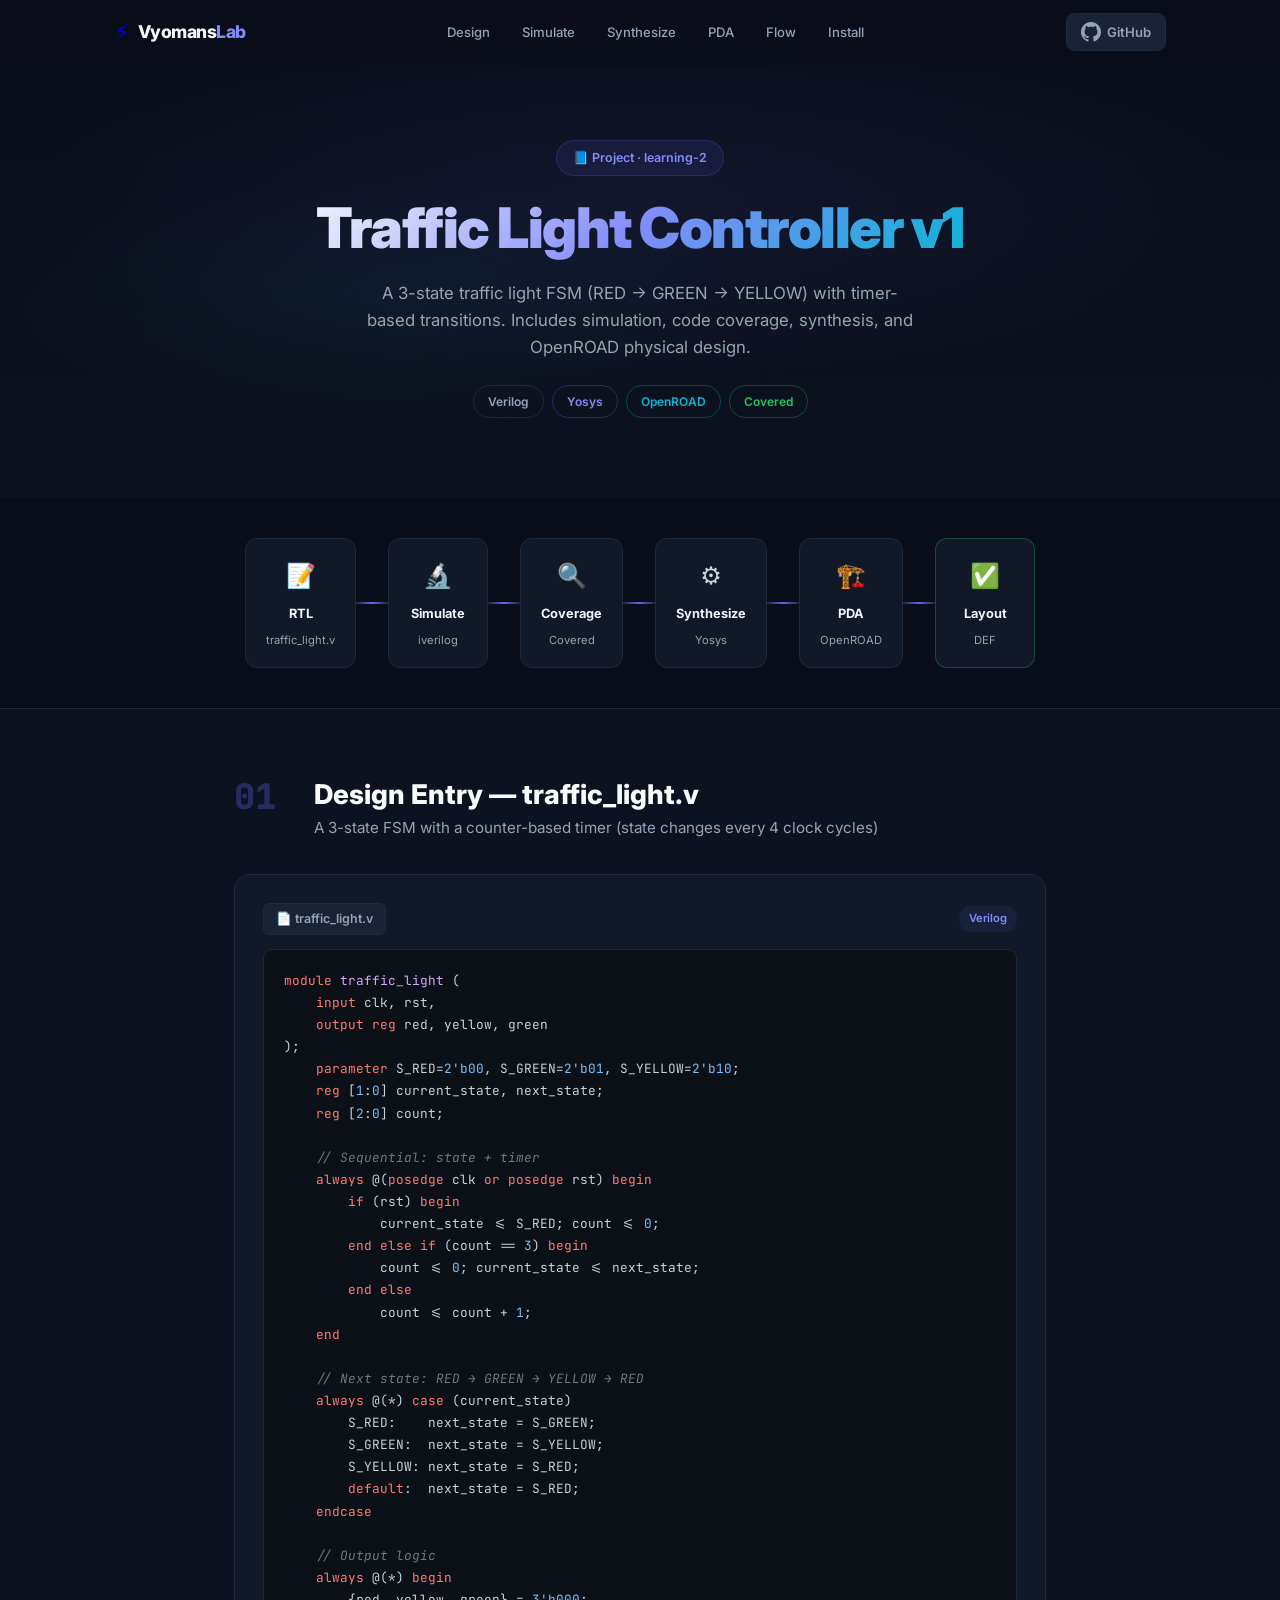
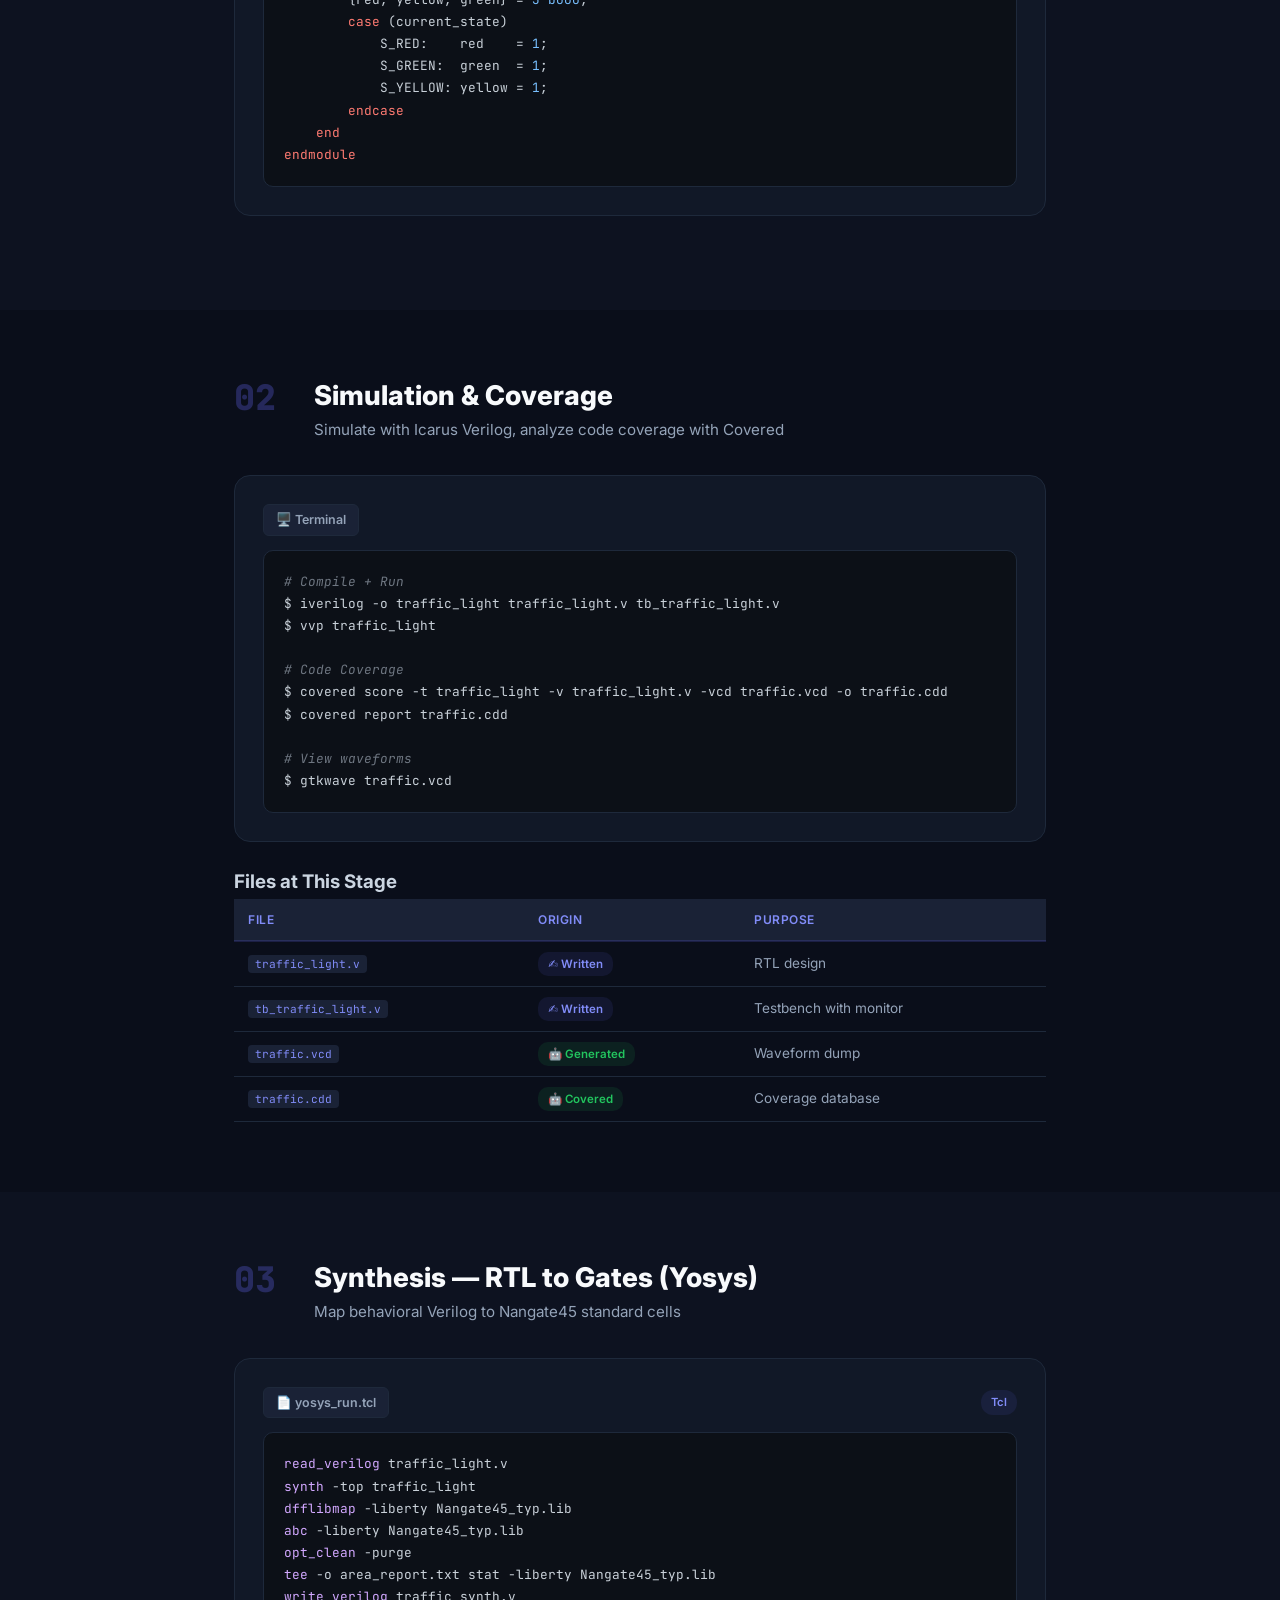
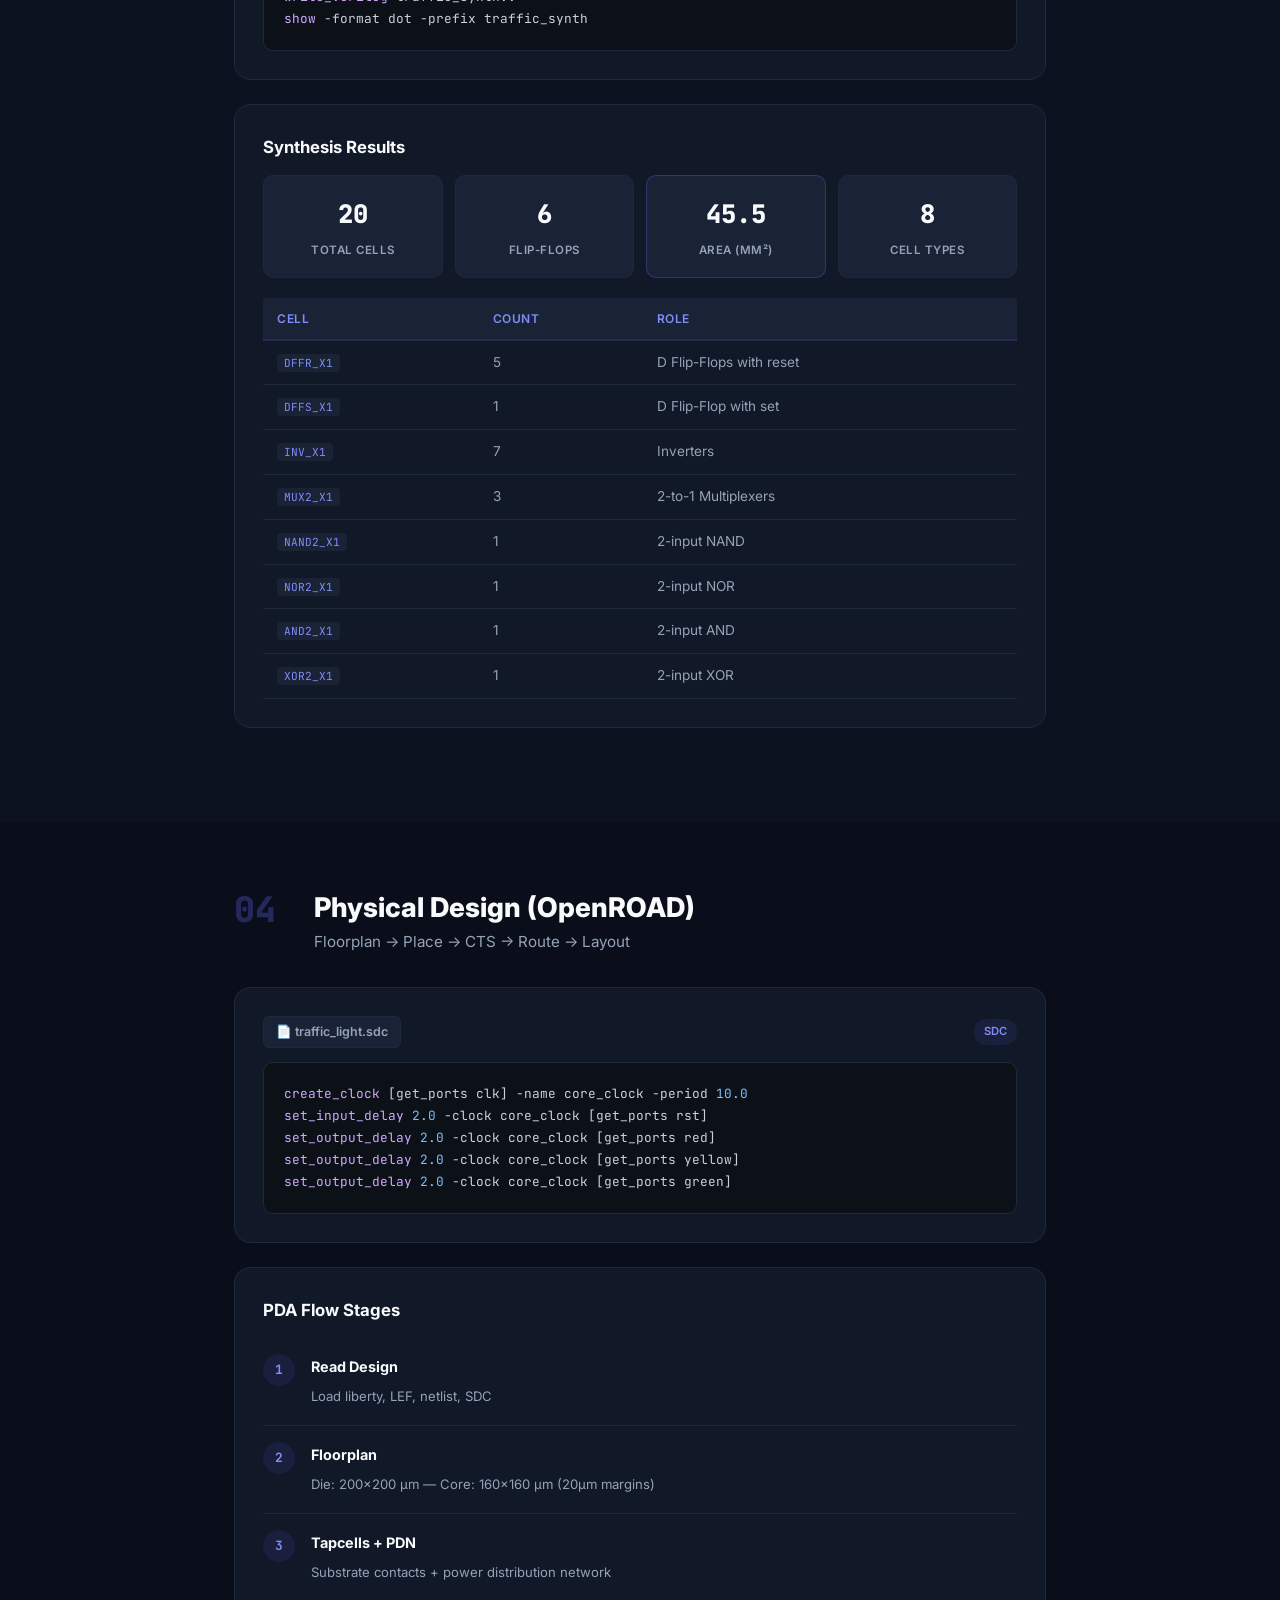
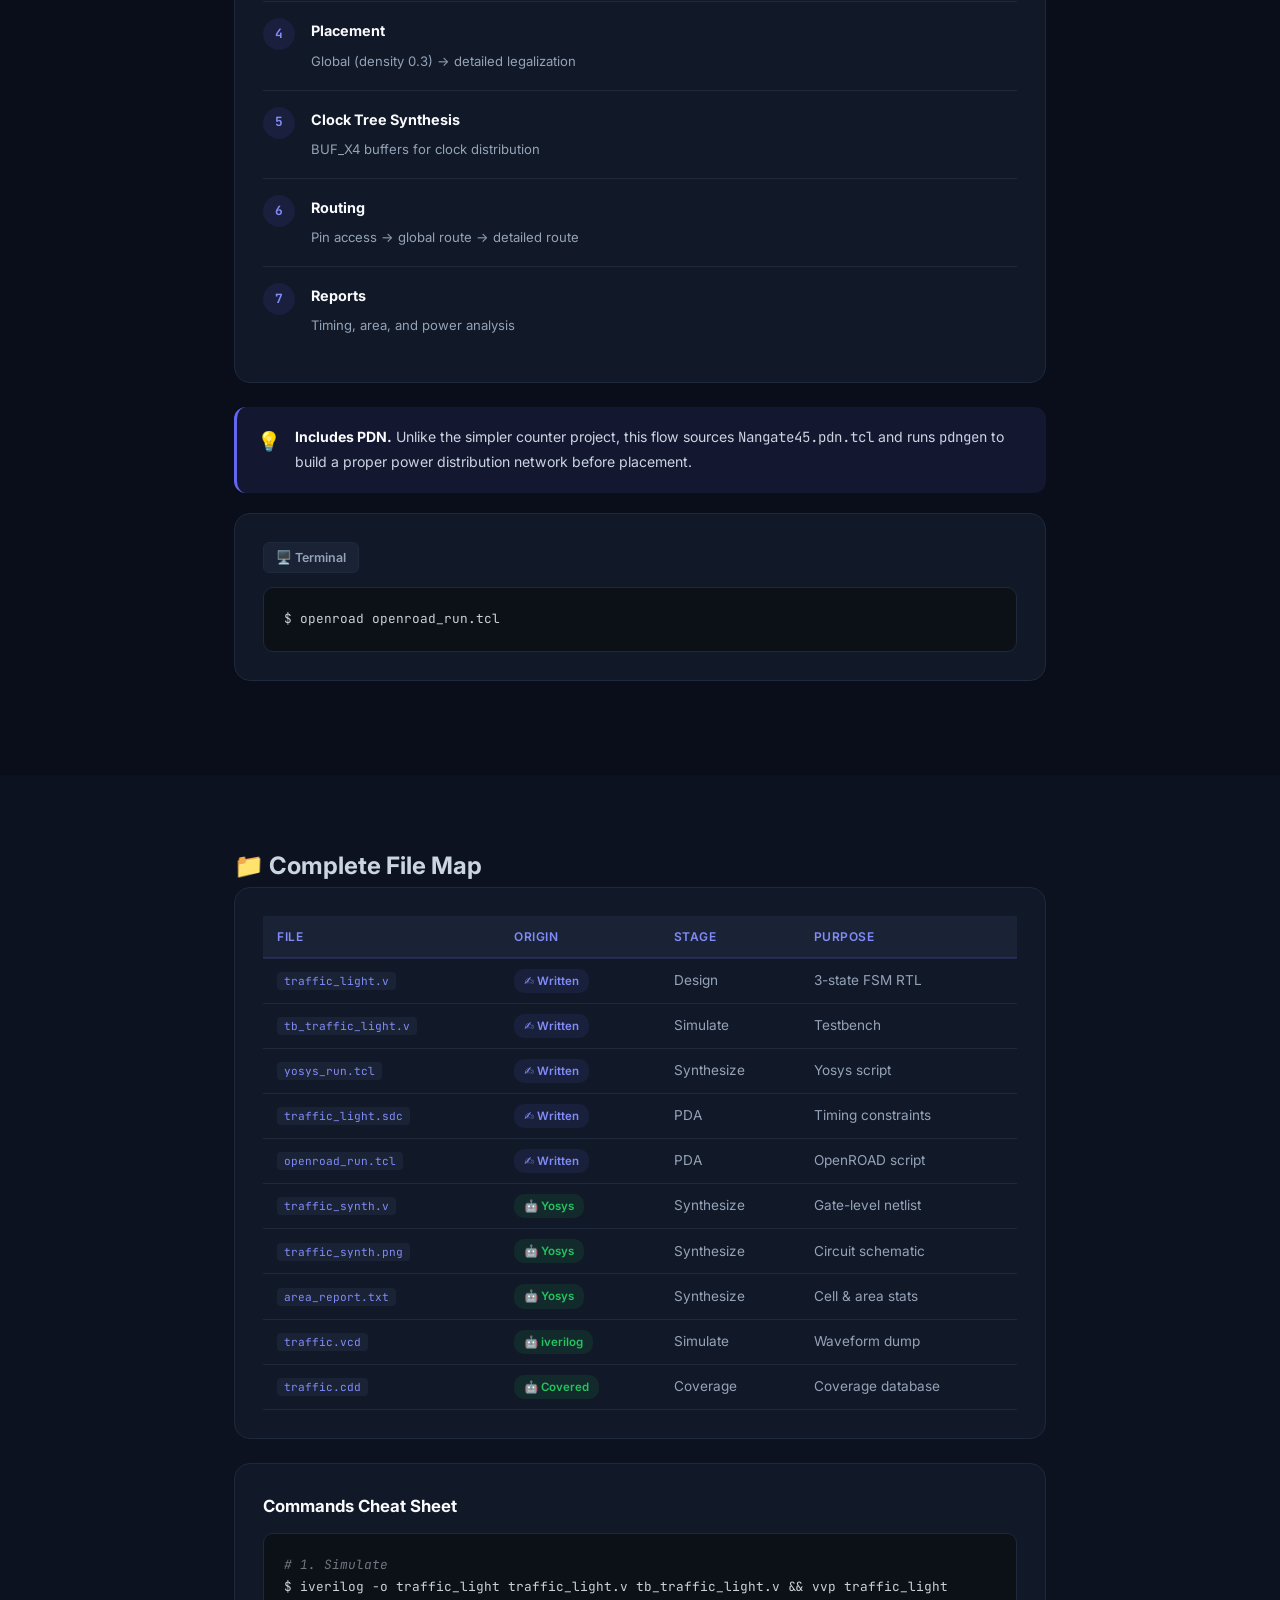
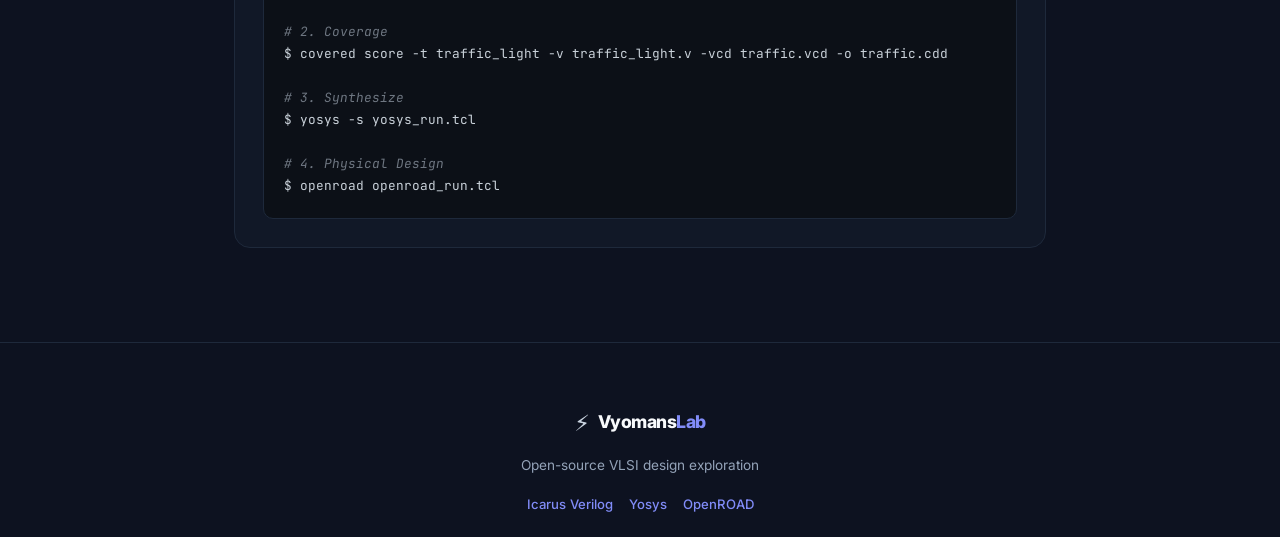
<file: traffic-light-v1.html>
<!DOCTYPE html>
<html lang="en">

<head>
    <meta charset="UTF-8">
    <meta name="viewport" content="width=device-width, initial-scale=1.0">
    <title>Traffic Light Controller v1 — VyomansLab</title>
    <meta name="description"
        content="3-state traffic light FSM with timer-based transitions. Full RTL simulation, code coverage, Yosys synthesis, and OpenROAD PDA on Nangate45.">
    <link rel="preconnect" href="https://fonts.googleapis.com">
    <link
        href="https://fonts.googleapis.com/css2?family=Inter:wght@400;500;600;700;800;900&family=JetBrains+Mono:wght@400;500&display=swap"
        rel="stylesheet">
    <link rel="stylesheet" href="style.css">
</head>

<body>

    <!-- NAV -->
    <nav class="nav">
        <div class="nav-inner">
            <a href="index.html" class="logo">
                <span class="logo-icon">⚡</span>
                <span class="logo-text">Vyomans<span class="accent">Lab</span></span>
            </a>
            <button class="hamburger" aria-label="Menu"><span></span><span></span><span></span></button>
            <div class="nav-links">
                <a href="#design">Design</a>
                <a href="#simulation">Simulate</a>
                <a href="#synthesis">Synthesize</a>
                <a href="#pda">PDA</a>
                <a href="rtl-to-pda.html">Flow</a>
                <a href="install.html">Install</a>
            </div>
            <a href="https://github.com/manuvamsi/vyomanslab-codes" class="gh-btn" target="_blank">
                <svg width="20" height="20" viewBox="0 0 24 24" fill="currentColor">
                    <path
                        d="M12 0c-6.626 0-12 5.373-12 12 0 5.302 3.438 9.8 8.207 11.387.599.111.793-.261.793-.577v-2.234c-3.338.726-4.033-1.416-4.033-1.416-.546-1.387-1.333-1.756-1.333-1.756-1.089-.745.083-.729.083-.729 1.205.084 1.839 1.237 1.839 1.237 1.07 1.834 2.807 1.304 3.492.997.107-.775.418-1.305.762-1.604-2.665-.305-5.467-1.334-5.467-5.931 0-1.311.469-2.381 1.236-3.221-.124-.303-.535-1.524.117-3.176 0 0 1.008-.322 3.301 1.23.957-.266 1.983-.399 3.003-.404 1.02.005 2.047.138 3.006.404 2.291-1.552 3.297-1.23 3.297-1.23.653 1.653.242 2.874.118 3.176.77.84 1.235 1.911 1.235 3.221 0 4.609-2.807 5.624-5.479 5.921.43.372.823 1.102.823 2.222v3.293c0 .319.192.694.801.576 4.765-1.589 8.199-6.086 8.199-11.386 0-6.627-5.373-12-12-12z" />
                </svg>
                GitHub
            </a>
        </div>
    </nav>

    <!-- HERO -->
    <header class="hero" id="overview">
        <div class="hero-bg"></div>
        <div class="hero-content">
            <div class="hero-badge">📘 Project · learning-2</div>
            <h1>Traffic Light Controller v1</h1>
            <p class="hero-sub">A 3-state traffic light FSM (RED → GREEN → YELLOW) with timer-based transitions.
                Includes simulation, code coverage, synthesis, and OpenROAD physical design.</p>
            <div class="hero-tags">
                <span class="htag">Verilog</span>
                <span class="htag ys">Yosys</span>
                <span class="htag or">OpenROAD</span>
                <span class="htag iv">Covered</span>
            </div>
        </div>
    </header>

    <!-- PIPELINE -->
    <section class="pipeline-section">
        <div class="container">
            <div class="pipeline">
                <div class="pipe-node active">
                    <div class="pipe-icon">📝</div>
                    <div class="pipe-label">RTL</div>
                    <div class="pipe-file">traffic_light.v</div>
                </div>
                <div class="pipe-line"></div>
                <div class="pipe-node">
                    <div class="pipe-icon">🔬</div>
                    <div class="pipe-label">Simulate</div>
                    <div class="pipe-file">iverilog</div>
                </div>
                <div class="pipe-line"></div>
                <div class="pipe-node">
                    <div class="pipe-icon">🔍</div>
                    <div class="pipe-label">Coverage</div>
                    <div class="pipe-file">Covered</div>
                </div>
                <div class="pipe-line"></div>
                <div class="pipe-node">
                    <div class="pipe-icon">⚙️</div>
                    <div class="pipe-label">Synthesize</div>
                    <div class="pipe-file">Yosys</div>
                </div>
                <div class="pipe-line"></div>
                <div class="pipe-node">
                    <div class="pipe-icon">🏗️</div>
                    <div class="pipe-label">PDA</div>
                    <div class="pipe-file">OpenROAD</div>
                </div>
                <div class="pipe-line"></div>
                <div class="pipe-node final">
                    <div class="pipe-icon">✅</div>
                    <div class="pipe-label">Layout</div>
                    <div class="pipe-file">DEF</div>
                </div>
            </div>
        </div>
    </section>

    <!-- STEP 1: DESIGN -->
    <section class="section alt" id="design">
        <div class="container">
            <div class="step-header">
                <span class="step-num">01</span>
                <div>
                    <h2>Design Entry — traffic_light.v</h2>
                    <p class="step-desc">A 3-state FSM with a counter-based timer (state changes every 4 clock cycles)
                    </p>
                </div>
            </div>

            <div class="card">
                <div class="card-header"><span class="file-badge">📄 traffic_light.v</span><span
                        class="lang-badge">Verilog</span></div>
                <pre><code><span class="kw">module</span> <span class="fn">traffic_light</span> (
    <span class="kw">input</span> clk, rst,
    <span class="kw">output reg</span> red, yellow, green
);
    <span class="kw">parameter</span> S_RED=<span class="num">2'b00</span>, S_GREEN=<span class="num">2'b01</span>, S_YELLOW=<span class="num">2'b10</span>;
    <span class="kw">reg</span> [<span class="num">1</span>:<span class="num">0</span>] current_state, next_state;
    <span class="kw">reg</span> [<span class="num">2</span>:<span class="num">0</span>] count;

    <span class="cm">// Sequential: state + timer</span>
    <span class="kw">always</span> @(<span class="kw">posedge</span> clk <span class="kw">or posedge</span> rst) <span class="kw">begin</span>
        <span class="kw">if</span> (rst) <span class="kw">begin</span>
            current_state &lt;= S_RED; count &lt;= <span class="num">0</span>;
        <span class="kw">end else if</span> (count == <span class="num">3</span>) <span class="kw">begin</span>
            count &lt;= <span class="num">0</span>; current_state &lt;= next_state;
        <span class="kw">end else</span>
            count &lt;= count + <span class="num">1</span>;
    <span class="kw">end</span>

    <span class="cm">// Next state: RED → GREEN → YELLOW → RED</span>
    <span class="kw">always</span> @(*) <span class="kw">case</span> (current_state)
        S_RED:    next_state = S_GREEN;
        S_GREEN:  next_state = S_YELLOW;
        S_YELLOW: next_state = S_RED;
        <span class="kw">default</span>:  next_state = S_RED;
    <span class="kw">endcase</span>

    <span class="cm">// Output logic</span>
    <span class="kw">always</span> @(*) <span class="kw">begin</span>
        {red, yellow, green} = <span class="num">3'b000</span>;
        <span class="kw">case</span> (current_state)
            S_RED:    red    = <span class="num">1</span>;
            S_GREEN:  green  = <span class="num">1</span>;
            S_YELLOW: yellow = <span class="num">1</span>;
        <span class="kw">endcase</span>
    <span class="kw">end</span>
<span class="kw">endmodule</span></code></pre>
            </div>
        </div>
    </section>

    <!-- STEP 2: SIMULATION -->
    <section class="section" id="simulation">
        <div class="container">
            <div class="step-header">
                <span class="step-num">02</span>
                <div>
                    <h2>Simulation & Coverage</h2>
                    <p class="step-desc">Simulate with Icarus Verilog, analyze code coverage with Covered</p>
                </div>
            </div>

            <div class="card">
                <div class="card-header"><span class="file-badge">🖥️ Terminal</span></div>
                <pre><code><span class="cm"># Compile + Run</span>
$ iverilog -o traffic_light traffic_light.v tb_traffic_light.v
$ vvp traffic_light

<span class="cm"># Code Coverage</span>
$ covered score -t traffic_light -v traffic_light.v -vcd traffic.vcd -o traffic.cdd
$ covered report traffic.cdd

<span class="cm"># View waveforms</span>
$ gtkwave traffic.vcd</code></pre>
            </div>

            <div class="file-table">
                <h3>Files at This Stage</h3>
                <div class="table-wrap">
                    <table>
                        <thead>
                            <tr>
                                <th>File</th>
                                <th>Origin</th>
                                <th>Purpose</th>
                            </tr>
                        </thead>
                        <tbody>
                            <tr>
                                <td><code>traffic_light.v</code></td>
                                <td><span class="badge written">✍️ Written</span></td>
                                <td>RTL design</td>
                            </tr>
                            <tr>
                                <td><code>tb_traffic_light.v</code></td>
                                <td><span class="badge written">✍️ Written</span></td>
                                <td>Testbench with monitor</td>
                            </tr>
                            <tr>
                                <td><code>traffic.vcd</code></td>
                                <td><span class="badge gen">🤖 Generated</span></td>
                                <td>Waveform dump</td>
                            </tr>
                            <tr>
                                <td><code>traffic.cdd</code></td>
                                <td><span class="badge gen">🤖 Covered</span></td>
                                <td>Coverage database</td>
                            </tr>
                        </tbody>
                    </table>
                </div>
            </div>
        </div>
    </section>

    <!-- STEP 3: SYNTHESIS -->
    <section class="section alt" id="synthesis">
        <div class="container">
            <div class="step-header">
                <span class="step-num">03</span>
                <div>
                    <h2>Synthesis — RTL to Gates (Yosys)</h2>
                    <p class="step-desc">Map behavioral Verilog to Nangate45 standard cells</p>
                </div>
            </div>

            <div class="card">
                <div class="card-header"><span class="file-badge">📄 yosys_run.tcl</span><span
                        class="lang-badge">Tcl</span></div>
                <pre><code><span class="fn">read_verilog</span> traffic_light.v
<span class="fn">synth</span> -top traffic_light
<span class="fn">dfflibmap</span> -liberty Nangate45_typ.lib
<span class="fn">abc</span> -liberty Nangate45_typ.lib
<span class="fn">opt_clean</span> -purge
<span class="fn">tee</span> -o area_report.txt stat -liberty Nangate45_typ.lib
<span class="fn">write_verilog</span> traffic_synth.v
<span class="fn">show</span> -format dot -prefix traffic_synth</code></pre>
            </div>

            <div class="card">
                <h3>Synthesis Results</h3>
                <div class="stats-grid">
                    <div class="stat-card">
                        <div class="stat-val">20</div>
                        <div class="stat-label">Total Cells</div>
                    </div>
                    <div class="stat-card">
                        <div class="stat-val">6</div>
                        <div class="stat-label">Flip-Flops</div>
                    </div>
                    <div class="stat-card accent">
                        <div class="stat-val">45.5</div>
                        <div class="stat-label">Area (µm²)</div>
                    </div>
                    <div class="stat-card">
                        <div class="stat-val">8</div>
                        <div class="stat-label">Cell Types</div>
                    </div>
                </div>
                <div class="table-wrap">
                    <table>
                        <thead>
                            <tr>
                                <th>Cell</th>
                                <th>Count</th>
                                <th>Role</th>
                            </tr>
                        </thead>
                        <tbody>
                            <tr>
                                <td><code>DFFR_X1</code></td>
                                <td>5</td>
                                <td>D Flip-Flops with reset</td>
                            </tr>
                            <tr>
                                <td><code>DFFS_X1</code></td>
                                <td>1</td>
                                <td>D Flip-Flop with set</td>
                            </tr>
                            <tr>
                                <td><code>INV_X1</code></td>
                                <td>7</td>
                                <td>Inverters</td>
                            </tr>
                            <tr>
                                <td><code>MUX2_X1</code></td>
                                <td>3</td>
                                <td>2-to-1 Multiplexers</td>
                            </tr>
                            <tr>
                                <td><code>NAND2_X1</code></td>
                                <td>1</td>
                                <td>2-input NAND</td>
                            </tr>
                            <tr>
                                <td><code>NOR2_X1</code></td>
                                <td>1</td>
                                <td>2-input NOR</td>
                            </tr>
                            <tr>
                                <td><code>AND2_X1</code></td>
                                <td>1</td>
                                <td>2-input AND</td>
                            </tr>
                            <tr>
                                <td><code>XOR2_X1</code></td>
                                <td>1</td>
                                <td>2-input XOR</td>
                            </tr>
                        </tbody>
                    </table>
                </div>
            </div>
        </div>
    </section>

    <!-- STEP 4: PDA -->
    <section class="section" id="pda">
        <div class="container">
            <div class="step-header">
                <span class="step-num">04</span>
                <div>
                    <h2>Physical Design (OpenROAD)</h2>
                    <p class="step-desc">Floorplan → Place → CTS → Route → Layout</p>
                </div>
            </div>

            <div class="card">
                <div class="card-header"><span class="file-badge">📄 traffic_light.sdc</span><span
                        class="lang-badge">SDC</span></div>
                <pre><code><span class="fn">create_clock</span> [get_ports clk] -name core_clock -period <span class="num">10.0</span>
<span class="fn">set_input_delay</span> <span class="num">2.0</span> -clock core_clock [get_ports rst]
<span class="fn">set_output_delay</span> <span class="num">2.0</span> -clock core_clock [get_ports red]
<span class="fn">set_output_delay</span> <span class="num">2.0</span> -clock core_clock [get_ports yellow]
<span class="fn">set_output_delay</span> <span class="num">2.0</span> -clock core_clock [get_ports green]</code></pre>
            </div>

            <div class="card">
                <h3>PDA Flow Stages</h3>
                <div class="flow-steps">
                    <div class="flow-step">
                        <div class="flow-num">1</div>
                        <div class="flow-body"><strong>Read Design</strong><span>Load liberty, LEF, netlist, SDC</span>
                        </div>
                    </div>
                    <div class="flow-step">
                        <div class="flow-num">2</div>
                        <div class="flow-body"><strong>Floorplan</strong><span>Die: 200×200 µm — Core: 160×160 µm (20µm
                                margins)</span></div>
                    </div>
                    <div class="flow-step">
                        <div class="flow-num">3</div>
                        <div class="flow-body"><strong>Tapcells + PDN</strong><span>Substrate contacts + power
                                distribution network</span></div>
                    </div>
                    <div class="flow-step">
                        <div class="flow-num">4</div>
                        <div class="flow-body"><strong>Placement</strong><span>Global (density 0.3) → detailed
                                legalization</span></div>
                    </div>
                    <div class="flow-step">
                        <div class="flow-num">5</div>
                        <div class="flow-body"><strong>Clock Tree Synthesis</strong><span>BUF_X4 buffers for clock
                                distribution</span></div>
                    </div>
                    <div class="flow-step">
                        <div class="flow-num">6</div>
                        <div class="flow-body"><strong>Routing</strong><span>Pin access → global route → detailed
                                route</span></div>
                    </div>
                    <div class="flow-step">
                        <div class="flow-num">7</div>
                        <div class="flow-body"><strong>Reports</strong><span>Timing, area, and power analysis</span>
                        </div>
                    </div>
                </div>
            </div>

            <div class="callout info">
                <div class="callout-icon">💡</div>
                <div class="callout-text"><strong>Includes PDN.</strong> Unlike the simpler counter project, this flow
                    sources <code>Nangate45.pdn.tcl</code> and runs <code>pdngen</code> to build a proper power
                    distribution network before placement.</div>
            </div>

            <div class="card">
                <div class="card-header"><span class="file-badge">🖥️ Terminal</span></div>
                <pre><code>$ openroad openroad_run.tcl</code></pre>
            </div>
        </div>
    </section>

    <!-- FILE MAP -->
    <section class="section alt" id="files">
        <div class="container">
            <h2>📁 Complete File Map</h2>
            <div class="card">
                <div class="table-wrap">
                    <table>
                        <thead>
                            <tr>
                                <th>File</th>
                                <th>Origin</th>
                                <th>Stage</th>
                                <th>Purpose</th>
                            </tr>
                        </thead>
                        <tbody>
                            <tr>
                                <td><code>traffic_light.v</code></td>
                                <td><span class="badge written">✍️ Written</span></td>
                                <td>Design</td>
                                <td>3-state FSM RTL</td>
                            </tr>
                            <tr>
                                <td><code>tb_traffic_light.v</code></td>
                                <td><span class="badge written">✍️ Written</span></td>
                                <td>Simulate</td>
                                <td>Testbench</td>
                            </tr>
                            <tr>
                                <td><code>yosys_run.tcl</code></td>
                                <td><span class="badge written">✍️ Written</span></td>
                                <td>Synthesize</td>
                                <td>Yosys script</td>
                            </tr>
                            <tr>
                                <td><code>traffic_light.sdc</code></td>
                                <td><span class="badge written">✍️ Written</span></td>
                                <td>PDA</td>
                                <td>Timing constraints</td>
                            </tr>
                            <tr>
                                <td><code>openroad_run.tcl</code></td>
                                <td><span class="badge written">✍️ Written</span></td>
                                <td>PDA</td>
                                <td>OpenROAD script</td>
                            </tr>
                            <tr>
                                <td><code>traffic_synth.v</code></td>
                                <td><span class="badge gen">🤖 Yosys</span></td>
                                <td>Synthesize</td>
                                <td>Gate-level netlist</td>
                            </tr>
                            <tr>
                                <td><code>traffic_synth.png</code></td>
                                <td><span class="badge gen">🤖 Yosys</span></td>
                                <td>Synthesize</td>
                                <td>Circuit schematic</td>
                            </tr>
                            <tr>
                                <td><code>area_report.txt</code></td>
                                <td><span class="badge gen">🤖 Yosys</span></td>
                                <td>Synthesize</td>
                                <td>Cell & area stats</td>
                            </tr>
                            <tr>
                                <td><code>traffic.vcd</code></td>
                                <td><span class="badge gen">🤖 iverilog</span></td>
                                <td>Simulate</td>
                                <td>Waveform dump</td>
                            </tr>
                            <tr>
                                <td><code>traffic.cdd</code></td>
                                <td><span class="badge gen">🤖 Covered</span></td>
                                <td>Coverage</td>
                                <td>Coverage database</td>
                            </tr>
                        </tbody>
                    </table>
                </div>
            </div>

            <div class="card">
                <h3>Commands Cheat Sheet</h3>
                <pre><code><span class="cm"># 1. Simulate</span>
$ iverilog -o traffic_light traffic_light.v tb_traffic_light.v && vvp traffic_light

<span class="cm"># 2. Coverage</span>
$ covered score -t traffic_light -v traffic_light.v -vcd traffic.vcd -o traffic.cdd

<span class="cm"># 3. Synthesize</span>
$ yosys -s yosys_run.tcl

<span class="cm"># 4. Physical Design</span>
$ openroad openroad_run.tcl</code></pre>
            </div>
        </div>
    </section>

    <!-- FOOTER -->
    <footer class="footer">
        <div class="container">
            <div class="footer-brand"><span class="logo-icon">⚡</span><span class="logo-text">Vyomans<span
                        class="accent">Lab</span></span></div>
            <p>Open-source VLSI design exploration</p>
            <div class="footer-links">
                <a href="https://github.com/steveicarus/iverilog" target="_blank">Icarus Verilog</a>
                <a href="https://github.com/YosysHQ/yosys" target="_blank">Yosys</a>
                <a href="https://github.com/The-OpenROAD-Project/OpenROAD" target="_blank">OpenROAD</a>
            </div>
            <p class="copyright">© 2026 VyomansLab. All rights reserved.</p>
        </div>
    </footer>

    <script>
        const nav = document.querySelector('.nav');
        window.addEventListener('scroll', () => nav.classList.toggle('scrolled', window.scrollY > 50));
        const obs = new IntersectionObserver(entries => {
            entries.forEach(e => { if (e.isIntersecting) e.target.classList.add('visible'); });
        }, { threshold: 0.1 });
        document.querySelectorAll('.card, .pipe-node, .flow-step').forEach(el => obs.observe(el));
    // Hamburger toggle
        const hamburgerBtn = document.querySelector(".hamburger");
        const navLinks = document.querySelector(".nav-links");
        if (hamburgerBtn) {
            hamburgerBtn.addEventListener("click", () => {
                hamburgerBtn.classList.toggle("active");
                navLinks.classList.toggle("open");
            });
            navLinks.querySelectorAll("a").forEach(link => {
                link.addEventListener("click", () => {
                    hamburgerBtn.classList.remove("active");
                    navLinks.classList.remove("open");
                });
            });
        }
    </script>
</body>

</html>
</file>
<file: style.css>
/* ==================== VyomansLab Blog — Style ==================== */
:root {
  --bg: #0a0e1a;
  --bg-alt: #0d1220;
  --surface: #111827;
  --surface2: #1a2236;
  --surface3: #1e293b;
  --border: #1e293b;
  --border2: #2d3a50;
  --accent: #6366f1;
  --accent2: #818cf8;
  --accent-soft: rgba(99, 102, 241, 0.1);
  --accent-glow: rgba(99, 102, 241, 0.15);
  --green: #22c55e;
  --green-soft: rgba(34, 197, 94, 0.1);
  --yellow: #eab308;
  --yellow-soft: rgba(234, 179, 8, 0.08);
  --red: #ef4444;
  --red-soft: rgba(239, 68, 68, 0.08);
  --orange: #f97316;
  --cyan: #06b6d4;
  --text: #cbd5e1;
  --text-dim: #94a3b8;
  --text-bright: #f1f5f9;
  --text-white: #f8fafc;
  --radius: 12px;
  --radius-lg: 16px;
}

* {
  margin: 0;
  padding: 0;
  box-sizing: border-box;
}

html {
  scroll-behavior: smooth;
}

body {
  font-family: 'Inter', system-ui, sans-serif;
  background: var(--bg);
  color: var(--text);
  line-height: 1.75;
  -webkit-font-smoothing: antialiased;
}

.container {
  max-width: 860px;
  margin: 0 auto;
  padding: 0 24px;
}

code {
  font-family: 'JetBrains Mono', monospace;
}

/* ==================== NAV ==================== */
.nav {
  position: fixed;
  top: 0;
  left: 0;
  right: 0;
  z-index: 100;
  background: rgba(10, 14, 26, 0.6);
  backdrop-filter: blur(20px);
  -webkit-backdrop-filter: blur(20px);
  border-bottom: 1px solid transparent;
  transition: all 0.3s;
}

.nav.scrolled {
  background: rgba(10, 14, 26, 0.95);
  border-bottom-color: var(--border);
}

.nav-inner {
  max-width: 1100px;
  margin: 0 auto;
  padding: 0 24px;
  height: 64px;
  display: flex;
  align-items: center;
  justify-content: space-between;
}

.logo {
  display: flex;
  align-items: center;
  gap: 8px;
  text-decoration: none;
}

.logo-icon {
  font-size: 1.4rem;
}

.logo-text {
  font-size: 1.1rem;
  font-weight: 800;
  color: var(--text-white);
  letter-spacing: -0.5px;
}

.logo-text .accent {
  color: var(--accent2);
}

.nav-links {
  display: flex;
  gap: 8px;
}

.nav-links a {
  color: var(--text-dim);
  text-decoration: none;
  font-size: 0.82rem;
  font-weight: 500;
  padding: 6px 12px;
  border-radius: 6px;
  transition: all 0.2s;
}

.nav-links a:hover {
  color: var(--text-white);
  background: var(--accent-soft);
}

.gh-btn {
  display: flex;
  align-items: center;
  gap: 6px;
  padding: 7px 14px;
  border-radius: 8px;
  background: var(--surface2);
  border: 1px solid var(--border);
  color: var(--text-dim);
  font-size: 0.82rem;
  font-weight: 600;
  text-decoration: none;
  transition: all 0.2s;
}

.gh-btn:hover {
  border-color: var(--accent);
  color: var(--text-white);
}

/* ==================== HERO ==================== */
.hero {
  position: relative;
  padding: 140px 24px 80px;
  text-align: center;
  overflow: hidden;
}

.hero-bg {
  position: absolute;
  inset: 0;
  background: radial-gradient(ellipse 80% 60% at 50% 40%, rgba(99, 102, 241, 0.08) 0%, transparent 60%),
    radial-gradient(ellipse 60% 50% at 30% 60%, rgba(6, 182, 212, 0.05) 0%, transparent 50%),
    linear-gradient(180deg, var(--bg) 0%, var(--bg-alt) 100%);
}

.hero-content {
  position: relative;
  max-width: 700px;
  margin: 0 auto;
}

.hero-badge {
  display: inline-block;
  padding: 6px 16px;
  border-radius: 20px;
  background: var(--accent-soft);
  border: 1px solid rgba(99, 102, 241, 0.2);
  font-size: 0.78rem;
  font-weight: 600;
  color: var(--accent2);
  margin-bottom: 20px;
}

.hero h1 {
  font-size: clamp(2.2rem, 5vw, 3.5rem);
  font-weight: 900;
  letter-spacing: -1.5px;
  background: linear-gradient(135deg, var(--text-white) 0%, var(--accent2) 50%, var(--cyan) 100%);
  -webkit-background-clip: text;
  -webkit-text-fill-color: transparent;
  background-clip: text;
  line-height: 1.15;
  margin-bottom: 20px;
}

.hero-sub {
  color: var(--text-dim);
  font-size: 1.05rem;
  line-height: 1.6;
  max-width: 550px;
  margin: 0 auto 24px;
}

.hero-meta {
  display: flex;
  gap: 20px;
  justify-content: center;
  font-size: 0.82rem;
  color: var(--text-dim);
  margin-bottom: 20px;
  flex-wrap: wrap;
}

.hero-tags {
  display: flex;
  gap: 8px;
  justify-content: center;
  flex-wrap: wrap;
}

.htag {
  padding: 5px 14px;
  border-radius: 16px;
  font-size: 0.75rem;
  font-weight: 600;
  border: 1px solid var(--border);
  color: var(--text-dim);
  transition: all 0.2s;
}

.htag.ys {
  border-color: rgba(99, 102, 241, 0.3);
  color: var(--accent2);
}

.htag.or {
  border-color: rgba(6, 182, 212, 0.3);
  color: var(--cyan);
}

.htag.iv {
  border-color: rgba(34, 197, 94, 0.3);
  color: var(--green);
}

/* ==================== PIPELINE ==================== */
.pipeline-section {
  padding: 40px 0;
  border-bottom: 1px solid var(--border);
}

.pipeline {
  display: flex;
  align-items: center;
  justify-content: center;
  gap: 0;
  flex-wrap: wrap;
}

.pipe-node {
  display: flex;
  flex-direction: column;
  align-items: center;
  gap: 6px;
  padding: 16px 20px;
  border-radius: var(--radius);
  background: var(--surface);
  border: 1px solid var(--border);
  min-width: 100px;
  transition: all 0.4s;
  opacity: 0;
  transform: translateY(16px);
}

.pipe-node.visible {
  opacity: 1;
  transform: translateY(0);
}

.pipe-node:hover {
  border-color: var(--accent);
  transform: translateY(-4px);
  box-shadow: 0 8px 32px var(--accent-glow);
}

.pipe-node.final {
  border-color: rgba(34, 197, 94, 0.3);
}

.pipe-node.final:hover {
  border-color: var(--green);
  box-shadow: 0 8px 32px var(--green-soft);
}

.pipe-icon {
  font-size: 1.5rem;
}

.pipe-label {
  font-size: 0.8rem;
  font-weight: 700;
  color: var(--text-bright);
}

.pipe-file {
  font-size: 0.7rem;
  color: var(--text-dim);
}

.pipe-line {
  width: 32px;
  height: 2px;
  background: linear-gradient(90deg, var(--border), var(--accent), var(--border));
  flex-shrink: 0;
}

/* ==================== SECTIONS ==================== */
.section {
  padding: 70px 0;
}

.section.alt {
  background: var(--bg-alt);
}

.step-header {
  display: flex;
  align-items: flex-start;
  gap: 20px;
  margin-bottom: 32px;
}

.step-num {
  font-size: 2.2rem;
  font-weight: 900;
  color: var(--accent);
  opacity: 0.3;
  line-height: 1;
  min-width: 60px;
  font-family: 'JetBrains Mono', monospace;
}

.step-header h2 {
  font-size: 1.7rem;
  font-weight: 800;
  color: var(--text-white);
  line-height: 1.2;
}

.step-desc {
  color: var(--text-dim);
  font-size: 0.95rem;
  margin-top: 4px;
}

.prose h2 {
  font-size: 1.7rem;
  font-weight: 800;
  color: var(--text-white);
  margin-bottom: 16px;
}

.prose p {
  color: var(--text);
  margin-bottom: 16px;
}

/* ==================== CARDS ==================== */
.card {
  background: var(--surface);
  border: 1px solid var(--border);
  border-radius: var(--radius-lg);
  padding: 28px;
  margin-bottom: 24px;
  opacity: 0;
  transform: translateY(12px);
  transition: all 0.4s;
}

.card.visible {
  opacity: 1;
  transform: translateY(0);
}

.card:hover {
  border-color: var(--border2);
}

.card.highlight {
  border-left: 3px solid var(--accent);
}

.card h3 {
  font-size: 1.05rem;
  font-weight: 700;
  color: var(--text-white);
  margin-bottom: 12px;
}

.card p {
  color: var(--text-dim);
  font-size: 0.9rem;
  margin-bottom: 10px;
}

.card ul {
  padding-left: 18px;
  color: var(--text-dim);
  font-size: 0.9rem;
}

.card ul li {
  margin-bottom: 6px;
}

.card-header {
  display: flex;
  align-items: center;
  justify-content: space-between;
  margin-bottom: 14px;
}

/* ==================== BADGES ==================== */
.file-badge {
  padding: 4px 12px;
  border-radius: 6px;
  font-size: 0.78rem;
  font-weight: 600;
  background: var(--surface2);
  color: var(--text-dim);
  border: 1px solid var(--border);
}

.lang-badge {
  padding: 3px 10px;
  border-radius: 12px;
  font-size: 0.7rem;
  font-weight: 600;
  background: var(--accent-soft);
  color: var(--accent2);
}

.badge {
  display: inline-block;
  padding: 2px 10px;
  border-radius: 10px;
  font-size: 0.72rem;
  font-weight: 600;
}

.badge.written {
  background: rgba(99, 102, 241, 0.1);
  color: var(--accent2);
}

.badge.gen {
  background: var(--green-soft);
  color: var(--green);
}

/* ==================== CODE ==================== */
pre {
  background: #0c1017;
  border: 1px solid var(--border);
  border-radius: 10px;
  padding: 20px;
  overflow-x: auto;
  font-size: 0.8rem;
  line-height: 1.65;
  margin: 0;
}

pre code {
  color: #c9d1d9;
}

.kw {
  color: #ff7b72;
}

.fn {
  color: #d2a8ff;
}

.str {
  color: #a5d6ff;
}

.cm {
  color: #6e7681;
  font-style: italic;
}

.num {
  color: #79c0ff;
}

p code,
li code,
td code {
  background: var(--surface2);
  padding: 2px 7px;
  border-radius: 4px;
  font-size: 0.82em;
  color: var(--accent2);
}

/* ==================== TABLES ==================== */
.table-wrap {
  overflow-x: auto;
}

table {
  width: 100%;
  border-collapse: collapse;
  font-size: 0.85rem;
}

th {
  text-align: left;
  padding: 10px 14px;
  background: var(--surface2);
  font-weight: 600;
  color: var(--accent2);
  border-bottom: 2px solid rgba(99, 102, 241, 0.2);
  font-size: 0.75rem;
  text-transform: uppercase;
  letter-spacing: 0.5px;
}

td {
  padding: 10px 14px;
  border-bottom: 1px solid var(--border);
  color: var(--text-dim);
}

tr:hover td {
  background: rgba(255, 255, 255, 0.02);
}

tr.total td {
  border-top: 2px solid var(--border2);
  font-weight: 600;
  color: var(--text-bright);
}

.dot {
  display: inline-block;
  width: 10px;
  height: 10px;
  border-radius: 50%;
  vertical-align: middle;
  margin-right: 6px;
}

.dot.red {
  background: var(--red);
  box-shadow: 0 0 6px var(--red);
}

.dot.yellow {
  background: var(--yellow);
  box-shadow: 0 0 6px var(--yellow);
}

.dot.green {
  background: var(--green);
  box-shadow: 0 0 6px var(--green);
}

/* ==================== TRAFFIC LIGHT ==================== */
.tl-demo-wrap {
  background: var(--surface);
  border: 1px solid var(--border);
  border-radius: var(--radius-lg);
  padding: 40px 20px;
  margin-bottom: 24px;
  text-align: center;
}

.tl-demo {
  display: flex;
  justify-content: center;
  align-items: center;
  gap: 50px;
  flex-wrap: wrap;
}

.tl-col {
  text-align: center;
}

.tl-title {
  font-size: 0.78rem;
  font-weight: 700;
  color: var(--text-dim);
  text-transform: uppercase;
  letter-spacing: 1.5px;
  margin-bottom: 14px;
}

.tl-housing {
  width: 56px;
  padding: 10px 0;
  border-radius: 28px;
  background: #0a0a1a;
  border: 2px solid var(--border2);
  display: flex;
  flex-direction: column;
  align-items: center;
  gap: 6px;
  margin: 0 auto;
}

.tl-light {
  width: 32px;
  height: 32px;
  border-radius: 50%;
  opacity: 0.12;
  transition: all 0.5s;
}

.tl-light.red {
  background: #ef4444;
}

.tl-light.yellow {
  background: #eab308;
}

.tl-light.green {
  background: #22c55e;
}

.tl-light.on {
  opacity: 1;
}

.tl-light.red.on {
  box-shadow: 0 0 20px #ef4444, 0 0 40px rgba(239, 68, 68, 0.3);
}

.tl-light.yellow.on {
  box-shadow: 0 0 20px #eab308, 0 0 40px rgba(234, 179, 8, 0.3);
}

.tl-light.green.on {
  box-shadow: 0 0 20px #22c55e, 0 0 40px rgba(34, 197, 94, 0.3);
}

.tl-state {
  margin-top: 12px;
  font-size: 0.8rem;
  font-weight: 700;
  color: var(--accent2);
}

.state-timer {
  font-size: 0.75rem;
  color: var(--text-dim);
  margin-top: 4px;
}

.tl-state-display {
  text-align: center;
}

.current-state {
  font-size: 2rem;
  font-weight: 900;
  color: var(--accent);
  font-family: 'JetBrains Mono', monospace;
}

/* ==================== CALLOUTS ==================== */
.callout {
  display: flex;
  gap: 14px;
  padding: 18px 20px;
  border-radius: var(--radius);
  margin: 20px 0;
  font-size: 0.88rem;
}

.callout.info {
  background: var(--accent-soft);
  border-left: 3px solid var(--accent);
}

.callout.warn {
  background: var(--yellow-soft);
  border-left: 3px solid var(--yellow);
}

.callout.compact {
  margin: 14px 0 0;
  padding: 12px 16px;
  font-size: 0.84rem;
}

.callout-icon {
  font-size: 1.2rem;
  flex-shrink: 0;
}

.callout-text {
  color: var(--text);
}

.callout-text strong {
  color: var(--text-white);
}

/* ==================== STATS GRID ==================== */
.stats-grid {
  display: grid;
  grid-template-columns: repeat(4, 1fr);
  gap: 12px;
  margin-bottom: 20px;
}

.stat-card {
  background: var(--surface2);
  border: 1px solid var(--border);
  border-radius: 10px;
  padding: 16px;
  text-align: center;
}

.stat-card.accent {
  border-color: rgba(99, 102, 241, 0.3);
}

.stat-val {
  font-size: 1.6rem;
  font-weight: 800;
  color: var(--text-white);
  font-family: 'JetBrains Mono', monospace;
}

.stat-label {
  font-size: 0.72rem;
  color: var(--text-dim);
  font-weight: 600;
  margin-top: 4px;
  text-transform: uppercase;
  letter-spacing: 0.5px;
}

/* ==================== FLOW STEPS ==================== */
.flow-steps {
  display: flex;
  flex-direction: column;
  gap: 0;
}

.flow-step {
  display: flex;
  align-items: flex-start;
  gap: 16px;
  padding: 16px 0;
  border-bottom: 1px solid var(--border);
  opacity: 0;
  transform: translateX(-12px);
  transition: all 0.4s;
}

.flow-step.visible {
  opacity: 1;
  transform: translateX(0);
}

.flow-step:last-child {
  border-bottom: none;
}

.flow-num {
  width: 32px;
  height: 32px;
  border-radius: 50%;
  display: flex;
  align-items: center;
  justify-content: center;
  background: var(--accent-soft);
  color: var(--accent2);
  font-size: 0.8rem;
  font-weight: 700;
  flex-shrink: 0;
  font-family: 'JetBrains Mono', monospace;
}

.flow-body strong {
  color: var(--text-white);
  font-size: 0.9rem;
  display: block;
  margin-bottom: 2px;
}

.flow-body span {
  color: var(--text-dim);
  font-size: 0.82rem;
}

/* ==================== RESULTS ==================== */
.results-grid {
  display: grid;
  grid-template-columns: repeat(3, 1fr);
  gap: 14px;
  margin-bottom: 28px;
}

.result-card {
  background: var(--surface);
  border: 1px solid var(--border);
  border-radius: var(--radius);
  padding: 24px;
  text-align: center;
  opacity: 0;
  transform: scale(0.95);
  transition: all 0.4s;
}

.result-card.visible {
  opacity: 1;
  transform: scale(1);
}

.result-card:hover {
  transform: translateY(-3px);
  box-shadow: 0 8px 24px rgba(0, 0, 0, 0.3);
}

.result-card.success {
  border-color: rgba(34, 197, 94, 0.2);
}

.result-card.success:hover {
  border-color: var(--green);
  box-shadow: 0 8px 24px var(--green-soft);
}

.result-card.accent {
  border-color: rgba(99, 102, 241, 0.2);
}

.result-card.accent:hover {
  border-color: var(--accent);
  box-shadow: 0 8px 24px var(--accent-glow);
}

.result-icon {
  font-size: 1.3rem;
  margin-bottom: 8px;
}

.result-val {
  font-size: 1.5rem;
  font-weight: 800;
  color: var(--text-white);
  font-family: 'JetBrains Mono', monospace;
}

.result-label {
  font-size: 0.72rem;
  color: var(--text-dim);
  font-weight: 600;
  margin-top: 4px;
  text-transform: uppercase;
  letter-spacing: 0.5px;
}

/* ==================== TIMING ==================== */
.timing-path {
  margin-bottom: 16px;
}

.tp-header {
  display: flex;
  align-items: center;
  justify-content: space-between;
  margin-bottom: 8px;
  flex-wrap: wrap;
  gap: 8px;
}

.tp-type {
  padding: 4px 12px;
  border-radius: 6px;
  font-size: 0.75rem;
  font-weight: 700;
  text-transform: uppercase;
}

.tp-type.max {
  background: var(--accent-soft);
  color: var(--accent2);
}

.tp-type.min {
  background: var(--yellow-soft);
  color: var(--yellow);
}

.tp-slack {
  font-size: 0.82rem;
  font-weight: 600;
}

.tp-slack.met {
  color: var(--green);
}

/* ==================== FOOTER ==================== */
.footer {
  text-align: center;
  padding: 60px 24px 40px;
  border-top: 1px solid var(--border);
  background: var(--bg-alt);
}

.footer-brand {
  display: flex;
  align-items: center;
  gap: 8px;
  justify-content: center;
  margin-bottom: 12px;
}

.footer p {
  color: var(--text-dim);
  font-size: 0.85rem;
  margin-bottom: 8px;
}

.footer-links {
  display: flex;
  gap: 16px;
  justify-content: center;
  margin: 16px 0;
  flex-wrap: wrap;
}

.footer-links a {
  color: var(--accent2);
  text-decoration: none;
  font-size: 0.82rem;
  font-weight: 500;
  transition: color 0.2s;
}

.footer-links a:hover {
  color: var(--text-white);
}

.copyright {
  color: var(--text-dim);
  font-size: 0.75rem;
  margin-top: 20px;
  opacity: 0.6;
}

/* ==================== HAMBURGER MENU ==================== */
.hamburger {
  display: none;
  flex-direction: column;
  gap: 5px;
  padding: 8px;
  background: none;
  border: none;
  cursor: pointer;
  z-index: 1001;
}

.hamburger span {
  width: 22px;
  height: 2px;
  background: var(--text-dim);
  border-radius: 2px;
  transition: all 0.3s;
}

.hamburger.active span:nth-child(1) {
  transform: rotate(45deg) translate(5px, 5px);
}

.hamburger.active span:nth-child(2) {
  opacity: 0;
}

.hamburger.active span:nth-child(3) {
  transform: rotate(-45deg) translate(5px, -5px);
}

/* ==================== RESPONSIVE ==================== */
@media(max-width:768px) {
  .nav {
    z-index: 1000;
  }

  .hamburger {
    display: flex;
  }

  .nav-links {
    position: fixed;
    top: 64px;
    left: 0;
    right: 0;
    bottom: 0;
    z-index: 999;
    background: #0a0e1a;
    flex-direction: column;
    align-items: center;
    justify-content: flex-start;
    padding-top: 40px;
    gap: 8px;
    display: flex;
    opacity: 0;
    pointer-events: none;
    transition: opacity 0.3s ease;
  }

  .nav-links.open {
    opacity: 1;
    pointer-events: all;
  }

  .nav-links a {
    font-size: 1.1rem;
    padding: 16px 24px;
    width: 85%;
    max-width: 320px;
    text-align: center;
    border-radius: 12px;
    border: 1px solid #2d3a50;
    background: #1a2236;
    color: #f1f5f9;
    text-decoration: none;
    transition: all 0.2s;
  }

  .nav-links a:hover,
  .nav-links a:active {
    background: #252f45;
    border-color: #6366f1;
    color: #ffffff;
  }

  .gh-btn {
    z-index: 1001;
  }

  .stats-grid {
    grid-template-columns: repeat(2, 1fr);
  }

  .results-grid {
    grid-template-columns: 1fr 1fr;
  }

  .step-header {
    flex-direction: column;
    gap: 8px;
  }

  .step-num {
    font-size: 1.4rem;
  }

  .tl-demo {
    gap: 30px;
  }
}

@media(max-width:500px) {
  .pipeline {
    flex-direction: column;
    gap: 8px;
  }

  .pipe-line {
    width: 2px;
    height: 20px;
    background: linear-gradient(180deg, var(--border), var(--accent), var(--border));
  }

  .results-grid {
    grid-template-columns: 1fr;
  }

  .hero {
    padding: 120px 16px 60px;
  }
}
</file>
